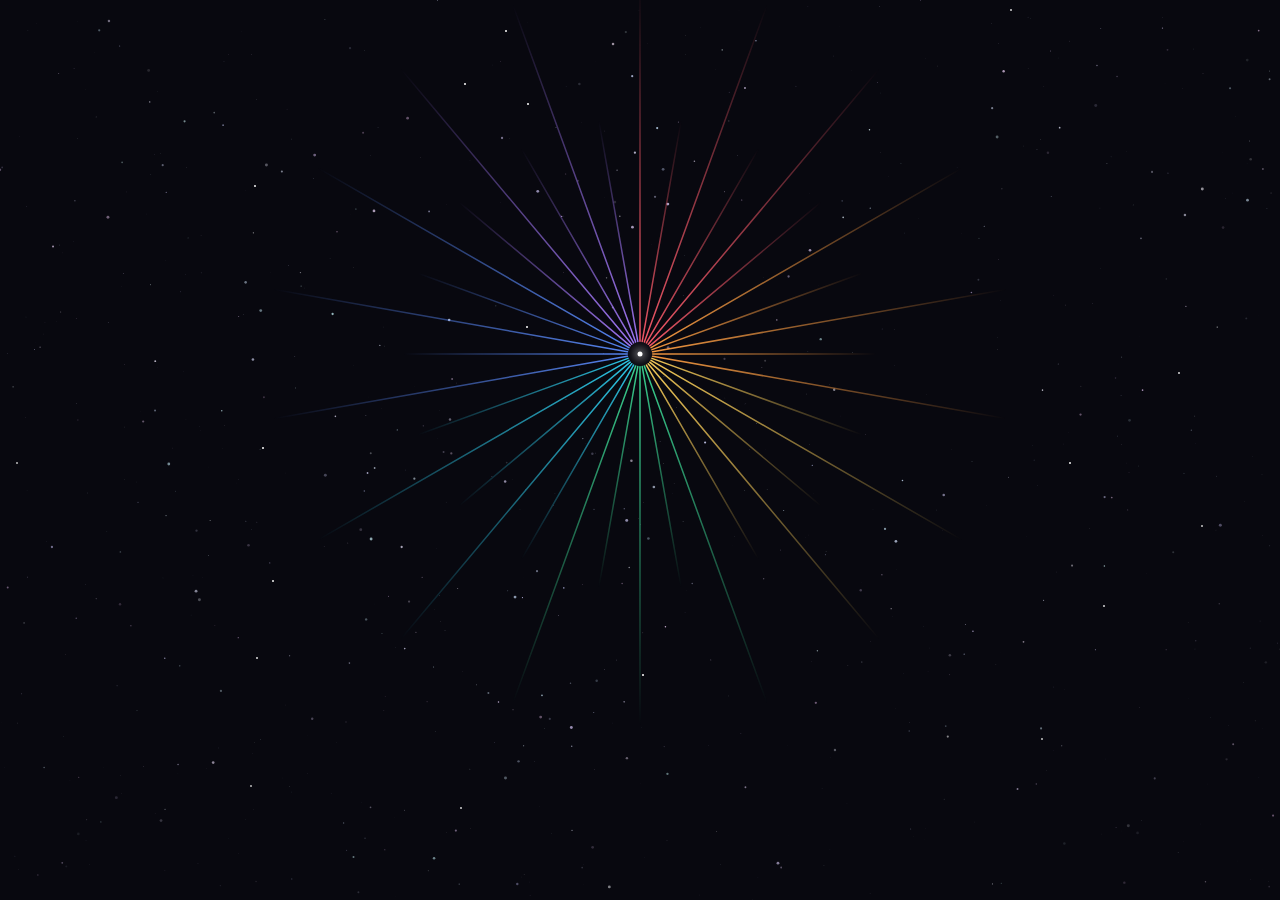
<file: index.html>
<!DOCTYPE html>
<html lang="ru">
<head>
<meta charset="UTF-8">
<meta name="viewport" content="width=device-width, initial-scale=1.0, viewport-fit=cover">
<title>СПЕКТР - кружки и расписание</title>
<meta name="description" content="СПЕКТР - кружки ресурсного центра в Иртышском поселении: расписание занятий, запись в кружки, дашборды клуба БПЛА "Взлёт", Агрокласса и ИИ-студии.">
<link rel="canonical" href="https://centrspektr.gitverse.site/spektr/">
<meta property="og:type" content="website">
<meta property="og:site_name" content="СПЕКТР">
<meta property="og:locale" content="ru_RU">
<meta property="og:url" content="https://centrspektr.gitverse.site/spektr/">
<meta property="og:title" content="СПЕКТР - кружки и расписание занятий">
<meta property="og:description" content="Расписание, запись в кружки, дроны, музыка, ИИ, ложкари, рисование и скульптура. Иртышское поселение.">
<meta property="og:image" content="https://centrspektr.gitverse.site/spektr/og.png">
<meta property="og:image:width" content="1200">
<meta property="og:image:height" content="630">
<meta property="og:image:alt" content="СПЕКТР - ресурсный центр">
<meta name="twitter:card" content="summary_large_image">
<meta name="theme-color" content="#0b0914">
<link rel="icon" type="image/png" href="favicon.png">
<link rel="apple-touch-icon" href="spektr-180.png">
<link rel="manifest" href="app.webmanifest">
<meta name="mobile-web-app-capable" content="yes">
<meta name="apple-mobile-web-app-capable" content="yes">
<meta name="apple-mobile-web-app-title" content="Спектр">
<link rel="preload" as="image" href="logo.webp">
<script src="perenos.js"></script>
<script>/* вход на сайт всегда в стиле Космос; дальше в этом визите стиль можно менять, клубы его подхватывают */
try{if(!sessionStorage.getItem('spectr_in')){sessionStorage.setItem('spectr_in','1');localStorage.setItem('spectr_skin','space')}}catch(e){}</script>
<script>/* строгий вид (mini.css, mini.js): включён, пока в меню не выбран "Прежний" */
try{if(localStorage.getItem('spk_view')!=='old')document.documentElement.classList.add('mn')}catch(e){document.documentElement.classList.add('mn')}
setTimeout(function(){document.documentElement.classList.add('mnready')},5000);/* запасной показ, если mini.js не загрузился */</script>
<script>window.FX_NO_G2=1;/* малую галактику фон не рисует */</script>
<script src="fx2.js"></script>
<link href="fonts.css" rel="stylesheet">
<style>
:root{--r1:#f43f5e;--r2:#fb923c;--r3:#facc15;--r4:#22c55e;--r5:#06b6d4;--r6:#6366f1;--r7:#a855f7;--c1:#7c3aed;--c2:#db2777;
 --bg:#f5f3fb;--bg2:#ebe8f5;--card:#ffffff;--line:#e2deef;--text:#17142a;--dim:#686580;--ok:#16a34a;--bad:#dc2626;--shadow:0 12px 34px rgba(30,20,60,.09);--hue:0deg;
 --rain:linear-gradient(90deg,var(--r1),var(--r2),var(--r3),var(--r4),var(--r5),var(--r6),var(--r7),var(--r1))}
:root[data-theme="dark"]{--bg:#0b0914;--bg2:#16122a;--card:#141029;--line:#272143;--text:#efecfb;--dim:#a39fc2;--shadow:0 12px 34px rgba(0,0,0,.45)}
*{box-sizing:border-box;margin:0;padding:0}
html{overflow-x:clip;scroll-behavior:smooth;-webkit-tap-highlight-color:transparent}
body{font-family:var(--fb);background:var(--bg);color:var(--text);line-height:1.5;overflow-x:hidden}
[hidden]{display:none !important}
img{display:block;max-width:100%}
a{color:inherit}
.wrap{max-width:1200px;margin:0 auto;padding:0 16px}
/* ---- фон, прогресс, курсор ---- */
.aur{position:fixed;inset:0;z-index:-1;overflow:hidden;filter:hue-rotate(var(--hue))}
.aur i{position:absolute;border-radius:50%;filter:blur(110px);opacity:.26;animation:fl 22s ease-in-out infinite}
.aur i:nth-child(1){width:520px;height:520px;background:var(--r7);top:-180px;left:-160px}
.aur i:nth-child(2){width:460px;height:460px;background:var(--r5);top:40%;right:-180px;animation-delay:-9s}
.aur i:nth-child(3){width:420px;height:420px;background:var(--r2);bottom:-200px;left:30%;animation-delay:-15s;opacity:.16}
@keyframes fl{50%{transform:translate(60px,40px) scale(1.1)}}
#prog{position:fixed;top:0;left:0;height:3px;width:100%;transform:scaleX(0);transform-origin:0 50%;z-index:300;background:var(--rain)}
.cur,.cur2{position:fixed;top:0;left:0;pointer-events:none;z-index:600;border-radius:50%;opacity:0;transition:opacity .3s}
.cur{width:8px;height:8px;margin:-4px 0 0 -4px;background:#fff;mix-blend-mode:difference}
.cur2{width:42px;height:42px;margin:-21px 0 0 -21px;border:1.5px solid color-mix(in srgb,var(--c1) 70%,transparent);transition:opacity .3s,width .3s,height .3s,margin .3s,background .3s}
.cur2.big{width:84px;height:84px;margin:-42px 0 0 -42px;background:color-mix(in srgb,var(--c1) 14%,transparent);border-color:transparent}
body.hascur .cur,body.hascur .cur2{opacity:1}
/* ---- прелоадер ---- */
#pre{position:fixed;inset:0;z-index:900;background:#0b0914;display:grid;place-items:center;overflow:hidden}
#pre .pl{width:min(46vw,260px);opacity:0;transform:scale(.8);filter:drop-shadow(0 0 40px rgba(168,85,247,.5))}
#pre .bars{position:absolute;inset:0;display:flex}
#pre .bars i{flex:1;height:100%;transform-origin:50% 0}
/* заставка-радуга при входе всегда в цветах Неона, в любом стиле */
#pre .bars i:nth-child(1){background:#f43f5e}#pre .bars i:nth-child(2){background:#fb923c}#pre .bars i:nth-child(3){background:#facc15}#pre .bars i:nth-child(4){background:#22c55e}#pre .bars i:nth-child(5){background:#06b6d4}#pre .bars i:nth-child(6){background:#6366f1}#pre .bars i:nth-child(7){background:#a855f7}
/* ---- шапка ---- */
header{position:fixed;top:0;left:0;right:0;z-index:200;transition:background .4s,backdrop-filter .4s,border-color .4s;border-bottom:1px solid transparent}
header.solid{backdrop-filter:blur(18px);background:color-mix(in srgb,var(--bg) 76%,transparent);border-color:var(--line)}
.top{display:flex;align-items:center;gap:14px;height:66px}
.brand{display:flex;align-items:center;gap:10px;text-decoration:none;user-select:none;-webkit-user-select:none;-webkit-touch-callout:none}
.brand img{height:34px;width:auto}
.brand .bt{display:flex;flex-direction:column;gap:4px;line-height:1}
.vis{display:flex;align-items:center;gap:4px;font:700 10px var(--fb);letter-spacing:.4px;color:var(--dim);white-space:nowrap;opacity:0;transform:translateY(-4px);transition:opacity .6s,transform .6s}
.vis.on{opacity:1;transform:none}
.vis.since{opacity:.85;transform:none;font-size:9px;letter-spacing:.6px;text-transform:uppercase}
.inl{transform:scaleX(-1)}
.shb .shico{width:20px;height:20px;flex:none;fill:none;stroke:#e9e4ff;stroke-width:2;stroke-linejoin:round;stroke-linecap:round}
.vis svg{width:12px;height:12px;fill:none;stroke:var(--c1);stroke-width:2.2;stroke-linecap:round;stroke-linejoin:round}
.vis i{font-style:normal;font-weight:800;color:var(--text);font-variant-numeric:tabular-nums}
header:not(.solid) .vis{color:rgba(255,255,255,.7)}header:not(.solid) .vis i{color:#fff}
html[data-skin="aqua"][data-theme="light"] header:not(.solid) .vis{color:#7a6f80}html[data-skin="aqua"][data-theme="light"] header:not(.solid) .vis i{color:#2c2535}
html[data-skin="pixel"] .vis{font:400 7px 'Press Start 2P',monospace}
@media (max-width:420px){.vis .vl{display:none}}
.brand b{font:900 18px var(--fh);letter-spacing:1px;background:var(--rain);background-size:300% 100%;-webkit-background-clip:text;background-clip:text;color:transparent;animation:sh 9s linear infinite}
header:not(.solid) .brand b{filter:brightness(1.25)}
@keyframes sh{to{background-position:-300% 0}}
nav.mn{margin-left:auto;display:flex;gap:2px}
nav.mn a{color:var(--dim);text-decoration:none;font-weight:700;font-size:14px;padding:8px 14px;border-radius:999px;transition:.25s}
header:not(.solid) nav.mn a{color:rgba(255,255,255,.78)}
nav.mn a:hover{color:#fff !important;background:linear-gradient(135deg,var(--c1),var(--c2))}
.tr{display:flex;gap:8px}
.ibtn{border:1px solid var(--line);background:var(--card);color:var(--text);border-radius:13px;height:42px;min-width:42px;padding:0 15px;cursor:pointer;font:700 14px var(--fb);display:inline-flex;align-items:center;justify-content:center;gap:7px;text-decoration:none;transition:border-color .2s,color .2s,background .2s,box-shadow .3s}
.ibtn:hover{border-color:var(--c1);color:var(--c1)}
header:not(.solid) .tr .ibtn{background:rgba(255,255,255,.1);border-color:rgba(255,255,255,.25);color:#fff}
.ibtn.pri{background:linear-gradient(135deg,var(--c1),var(--c2));color:#fff;border:none} .ibtn.pri:hover{color:#fff;box-shadow:0 10px 30px rgba(219,39,119,.45)}
.ibtn.gl{background:rgba(255,255,255,.1);color:#fff;border-color:rgba(255,255,255,.32);backdrop-filter:blur(10px)} .ibtn.gl:hover{background:rgba(255,255,255,.22);border-color:#fff;color:#fff}
.ibtn.lg{height:54px;padding:0 26px;font-size:15.5px;border-radius:16px}
.ibtn.sm{height:32px;font-size:13px;padding:0 11px;border-radius:10px} .ibtn:disabled{opacity:.6;cursor:default}
@media(max-width:820px){nav.mn{display:none}.tr{margin-left:auto}}
.hero{-webkit-touch-callout:none}
/* ---- hero ---- */
.hero{position:relative;min-height:100vh;min-height:100svh;display:flex;align-items:center;overflow:hidden;color:#fff;background:radial-gradient(120% 120% at 20% 0%,#2b0f63 0%,#0b0914 58%),#0b0914;isolation:isolate}
.hero canvas{position:absolute;inset:0;width:100%;height:100%;z-index:-1}
.hero .vig{position:absolute;inset:0;z-index:-1;background:radial-gradient(60% 50% at 70% 45%,transparent 0%,rgba(11,9,20,.55) 100%)}
.hin{position:relative;width:100%;display:grid;grid-template-columns:1.15fr .85fr;gap:30px;align-items:center;padding-top:80px;padding-bottom:70px}
.kick{display:inline-flex;align-items:center;gap:10px;font-size:12.5px;font-weight:800;letter-spacing:2px;text-transform:uppercase;color:rgba(255,255,255,.75)}
.kick i{width:34px;height:2px;background:var(--rain)}
h1.big{font:900 clamp(44px,8vw,112px)/.95 var(--fh);letter-spacing:-2px;white-space:nowrap;margin:14px 0 10px;background:var(--rain);background-size:300% 100%;-webkit-background-clip:text;background-clip:text;color:transparent;animation:sh 10s linear infinite;filter:drop-shadow(0 10px 40px rgba(168,85,247,.35))}
h1.big .ch{display:inline-block;background:inherit;background-size:inherit;-webkit-background-clip:text;background-clip:text}
.rot{font:700 clamp(20px,3.6vw,32px)/1.25 var(--fh)}
.rw{display:inline-block;color:var(--r3);min-width:2ch}
.lead{max-width:540px;color:rgba(255,255,255,.8);margin-top:14px;font-size:16.5px}
.cta{display:flex;gap:12px;flex-wrap:wrap;margin-top:28px}
.ibtn.pri.lg{box-shadow:0 10px 34px rgba(219,39,119,.5)}
.chips{display:flex;gap:8px;flex-wrap:wrap;margin-top:22px}
.chip{font-size:13px;font-weight:800;padding:7px 13px;border-radius:999px;background:rgba(255,255,255,.1);border:1px solid rgba(255,255,255,.22);backdrop-filter:blur(8px)}
.lw{position:relative;justify-self:center;width:min(100%,430px);aspect-ratio:1;display:grid;place-items:center}
.lw .ring{position:absolute;inset:0;border-radius:50%;background:conic-gradient(from 0deg,var(--r1),var(--r2),var(--r3),var(--r4),var(--r5),var(--r6),var(--r7),var(--r1));filter:blur(46px);opacity:.42;animation:spin 16s linear infinite}
.lw .disc{position:absolute;inset:9%;border-radius:50%;background:radial-gradient(circle at 50% 40%,rgba(255,255,255,.98),rgba(240,236,255,.92) 62%,rgba(220,210,255,.85));box-shadow:0 30px 80px rgba(0,0,0,.45),inset 0 -12px 40px rgba(124,58,237,.18)}
.lw .orb{position:absolute;inset:-3%;z-index:3;border-radius:50%;border:1.5px dashed rgba(255,255,255,.32);animation:spin 18s linear infinite;pointer-events:none}
.lw .orb::before,.lw .orb::after{content:"";position:absolute;width:14px;height:14px;margin-left:-7px;border-radius:50%;background:radial-gradient(circle at 35% 35%,#fff,var(--r3) 55%);top:-8px;left:50%;box-shadow:0 0 18px var(--r3),0 0 4px #fff;animation:orbp 2.4s ease-in-out infinite}
@keyframes orbp{50%{box-shadow:0 0 28px var(--r3),0 0 6px #fff}}
.lw .orb::after{background:radial-gradient(circle at 35% 35%,#fff,var(--r5) 55%);box-shadow:0 0 18px var(--r5),0 0 4px #fff;top:auto;bottom:-8px;width:11px;height:11px;margin-left:-5.5px;animation-delay:-1.2s}
.lw img{position:relative;z-index:2;width:64%;filter:drop-shadow(0 10px 18px rgba(60,20,120,.25))}
@keyframes spin{to{transform:rotate(360deg)}}
/* небо героя: метеоры, астероиды, спутник с сигнальной лампой */
.sky{position:absolute;inset:0;overflow:hidden;pointer-events:none}
.sky>*{position:absolute;left:0;top:0;will-change:transform,opacity}
.sky .met{height:2px;border-radius:2px;background:linear-gradient(90deg,transparent,rgba(170,195,255,.25) 45%,rgba(220,232,255,.9));transform-origin:100% 50%}
.sky .met::after{content:"";position:absolute;right:-3px;top:50%;width:5px;height:5px;margin-top:-2.5px;border-radius:50%;background:#fff;box-shadow:0 0 8px 3px rgba(200,215,255,.85),0 0 22px 6px rgba(140,170,255,.35)}
.sky .met.com{height:3px;background:linear-gradient(90deg,transparent,rgba(120,150,255,.14) 25%,rgba(190,140,255,.4) 60%,rgba(255,235,250,.95))}
.sky .met.com::after{width:8px;height:8px;margin-top:-4px;right:-4px;box-shadow:0 0 12px 4px rgba(255,235,250,.8),0 0 30px 10px rgba(150,170,255,.4)}
html[data-skin="pixel"] .sky svg{shape-rendering:crispEdges}
.scr{position:absolute;left:50%;bottom:22px;transform:translateX(-50%);display:flex;flex-direction:column;align-items:center;gap:6px;font-size:11px;font-weight:800;letter-spacing:2px;color:rgba(255,255,255,.6);text-decoration:none}
.scr i{width:24px;height:38px;border:2px solid rgba(255,255,255,.45);border-radius:14px;position:relative} .scr i::after{content:"";position:absolute;left:50%;top:7px;width:4px;height:8px;margin-left:-2px;border-radius:2px;background:#fff;animation:wheel 1.8s infinite}
@keyframes wheel{60%{transform:translateY(12px);opacity:0}100%{opacity:0}}
@media(max-width:860px){h1.big{font-size:min(14.5vw,96px)}.hin{grid-template-columns:1fr;text-align:left;padding-top:96px}.lw{width:min(54vw,250px);order:-1;justify-self:start}.scr{display:none}}
/* ---- бегущая строка ---- */
.mqw{position:relative;z-index:2;overflow:hidden;padding:70px 0;margin-top:-96px;margin-bottom:-46px}
.mq{position:relative;overflow:hidden;padding:18px 0;transform:rotate(-2deg);margin:0 -20px;background:var(--rain);background-size:200% 100%;box-shadow:0 14px 40px rgba(124,58,237,.3);z-index:2}
.mq .tk{display:flex;width:max-content;will-change:transform}
.mq{cursor:grab;touch-action:pan-y;-webkit-user-select:none;user-select:none}.mq.hold{cursor:grabbing}
.lw{touch-action:none;cursor:grab;-webkit-user-select:none;user-select:none}.lw.hold{cursor:grabbing}.lw img{pointer-events:none;-webkit-user-drag:none}
.lw .disc{transition:scale .35s cubic-bezier(.2,.9,.3,1.4)}.lw.hold .disc{scale:.95}
.lw .dr,.lw .lwh{position:absolute;inset:-3%;width:106%;height:106%;pointer-events:none;overflow:visible}
.lw .dr{z-index:1;animation:spin 70s linear infinite}
.lw .dr text{font:700 4.1px var(--fb);letter-spacing:.2px;fill:var(--hd)}
.lw .lwh{z-index:4}
.lw{--hc:#c8ffd9;--hs:#00ff66;--hd:#6dff9e;--tk:rgba(40,30,80,.55)}
html[data-skin="neon"] .lw{--hc:#fff;--hs:#ff4fd8;--hd:#ffb8f0}
html[data-skin="aqua"] .lw{--hc:#fff;--hs:#e0679a;--hd:#f9b4d0}
html[data-skin="pixel"] .lw{--hc:#fff;--hs:#7dff6a;--hd:#ffd84a}
.lwh .tk line{stroke:var(--tk);stroke-width:.5;stroke-linecap:round}
.lwh .hg{transform-origin:50px 50px;will-change:transform}
.lwh .hg .u{stroke:rgba(10,6,30,.6);stroke-linecap:round}
.lwh .hg .m{stroke:var(--hc);stroke-linecap:round}
.lwh .h1{stroke-width:.85}.lwh .h2{stroke-width:.6}.lwh .h3{stroke:var(--hs);stroke-width:.38}
.lwh .hg:nth-of-type(2) .u{stroke-width:1.5}.lwh .hg:nth-of-type(3) .u{stroke-width:1.2}.lwh .hg:nth-of-type(4) .u{stroke-width:.95}
.lwh .cap{fill:var(--hs);stroke:rgba(10,6,30,.6);stroke-width:.5}
.tked{position:absolute;right:16px;bottom:2px;z-index:3}
.mqw.tkoff{display:none} body.editing .mqw.tkoff{display:block;opacity:.35}
.tkhd{position:absolute;left:16px;bottom:2px;z-index:3}

.mq span{font:900 clamp(18px,3vw,28px) var(--fh);color:#fff;white-space:nowrap;padding:0 22px;text-shadow:0 2px 12px rgba(0,0,0,.25)}
.mq span::after{content:"✦";margin-left:44px;opacity:.85}
@keyframes mq{to{transform:translateX(-50%)}}
/* ---- секции ---- */
section.blk{padding-top:84px}
.sh2{display:flex;align-items:flex-end;gap:14px;flex-wrap:wrap;margin-bottom:22px}
.sh2 .num{font:900 15px var(--fh);color:transparent;-webkit-text-stroke:1.2px var(--c1);opacity:.8}
h2.sec{font:900 clamp(28px,5vw,52px)/1 var(--fh);letter-spacing:-1px;scroll-margin-top:90px}
h2.sec em{font-style:normal;background:var(--rain);background-size:300% 100%;-webkit-background-clip:text;background-clip:text;color:transparent;animation:sh 10s linear infinite}
.sh2 p{color:var(--dim);max-width:420px;font-size:15px}
.sh2 .add{margin-left:auto}
/* ---- дашборды ---- */
.dash{display:grid;grid-template-columns:repeat(12,1fr);gap:18px}
.dc{position:relative;grid-column:span 6;min-height:420px;border-radius:30px;overflow:hidden;color:#fff;text-decoration:none;display:flex;flex-direction:column;justify-content:flex-end;padding:28px;background:#111;cursor:pointer;isolation:isolate;box-shadow:0 20px 50px rgba(20,10,50,.28);transform-style:preserve-3d}
.dc:nth-child(3),.dc:nth-child(4){grid-column:span 6;min-height:340px}
@media(max-width:860px){.dc,.dc:nth-child(3),.dc:nth-child(4){grid-column:span 12;min-height:360px}}
.dc .ph{position:absolute;inset:-12% 0;z-index:-2;will-change:transform}
.dc .ph img,.dc .ph canvas{width:100%;height:100%;object-fit:cover;transition:transform 1.2s cubic-bezier(.2,.8,.2,1)}
.dc:hover .ph img{transform:scale(1.08)}
.dc::before{content:"";position:absolute;inset:0;z-index:-1;background:linear-gradient(180deg,rgba(0,0,0,0) 30%,rgba(5,3,15,.88) 100%)}
.dc::after{content:"";position:absolute;inset:0;z-index:-1;background:linear-gradient(115deg,transparent 30%,rgba(255,255,255,.22) 48%,transparent 62%);transform:translateX(-120%);transition:transform 1s}
.dc:hover::after{transform:translateX(120%)}
.dc .lbl{position:absolute;top:22px;left:22px;display:flex;gap:8px}
.dc .lbl span{font-size:11.5px;font-weight:800;letter-spacing:1px;text-transform:uppercase;padding:6px 12px;border-radius:99px;background:rgba(255,255,255,.14);border:1px solid rgba(255,255,255,.25);backdrop-filter:blur(10px)}
.dc .lbl .bt{background:rgba(250,204,21,.18);border-color:rgba(250,204,21,.55);color:#fde68a}
.sh2 .beta{display:flex;flex-wrap:wrap;align-items:center;gap:8px 10px;margin-top:10px;font-size:13.5px;color:var(--dim);line-height:1.45}
.sh2 .beta i{font-style:normal;font-size:11px;font-weight:800;letter-spacing:1px;text-transform:uppercase;padding:4px 10px;border-radius:99px;background:rgba(250,204,21,.15);border:1px solid rgba(250,204,21,.5);color:#fde68a}
.dc .lbl .soon{background:var(--r3);color:#111;border-color:transparent}
.dc h3{font:900 clamp(28px,4vw,44px)/1.02 var(--fh);letter-spacing:-1px;text-shadow:0 6px 30px rgba(0,0,0,.4)}
.dc p{max-width:460px;opacity:.88;margin-top:8px;font-size:15px}
.dc .go{display:inline-flex;align-items:center;gap:10px;margin-top:18px;font-weight:800;padding:11px 18px;border-radius:14px;background:rgba(255,255,255,.14);border:1px solid rgba(255,255,255,.3);backdrop-filter:blur(10px);width:max-content;transition:gap .3s,background .3s,color .3s}
.dc .go b{display:inline-grid;place-items:center;width:26px;height:26px;border-radius:50%;background:#fff;color:#111;transition:transform .3s}
.dc:hover .go{background:#fff;color:#111;gap:16px} .dc:hover .go b{background:linear-gradient(135deg,var(--c1),var(--c2));color:#fff;transform:rotate(-45deg)}
.dc .glw{position:absolute;inset:0;z-index:-1;opacity:0;transition:opacity .3s;background:radial-gradient(380px circle at var(--mx,50%) var(--my,50%),rgba(255,255,255,.18),transparent 60%)}
.dc:hover .glw{opacity:1}
.dc.site{background:radial-gradient(120% 90% at 80% 0%,#4c1d95,#1a0b33 60%,#0b0914)} .dc.site .ph{inset:0;display:flex;align-items:flex-start;justify-content:flex-end;padding:22px 26px}
.dc.site .ph::before{content:"";position:absolute;top:26px;right:26px;width:min(38%,190px);aspect-ratio:1.25;border-radius:28px;background:linear-gradient(160deg,#fff,#efeaff);box-shadow:0 20px 50px rgba(0,0,0,.45);transform:rotate(4deg)}
.dc.site .ph img{position:relative;width:min(32%,160px);height:auto;object-fit:contain;margin:30px 5% 0 0;transform:rotate(4deg)}
.dc.site:hover .ph img{transform:rotate(0) scale(1.06)}
.dc.site::before{background:linear-gradient(180deg,rgba(0,0,0,0) 45%,rgba(5,3,15,.7) 100%)}
/* переход "провалиться" */
#dive{position:fixed;z-index:800;overflow:hidden;pointer-events:none;display:none;background:#000}
#dive img,#dive canvas{position:absolute;inset:0;width:100%;height:100%;object-fit:cover}
#dive .fl{position:absolute;inset:0;background:#fff;opacity:0;pointer-events:none}
#dive .t{position:absolute;inset:0;display:grid;place-items:center;text-align:center;color:#fff;font:900 clamp(40px,10vw,120px)/1 var(--fh);text-shadow:0 10px 50px rgba(0,0,0,.6);background:radial-gradient(circle,rgba(0,0,0,.15),rgba(0,0,0,.55))}
#soon{position:fixed;inset:0;z-index:850;display:none;place-items:center;padding:16px;background:rgba(5,3,15,.75);backdrop-filter:blur(8px)}
#soon .sc{max-width:520px;background:var(--card);border-radius:28px;overflow:hidden;box-shadow:0 30px 80px rgba(0,0,0,.5)}
#soon .sc img{height:220px;width:100%;object-fit:cover} #soon .sc div{padding:22px}
#soon h3{font:900 24px var(--fh);margin-bottom:8px} #soon ul{margin:10px 0 16px 18px;color:var(--dim)}
/* ---- сегодня ---- */
.today{display:grid;grid-template-columns:1.4fr 1fr;gap:16px} @media(max-width:820px){.today{grid-template-columns:1fr}}
.card{background:var(--card);border:1px solid var(--line);border-radius:24px;box-shadow:var(--shadow);padding:20px}
.card h3{font:700 17px var(--fh);margin-bottom:10px}
.lrow{display:flex;gap:12px;align-items:center;padding:11px 0;border-bottom:1px dashed var(--line);flex-wrap:wrap;cursor:pointer} .lrow:last-child{border-bottom:none}
.lrow .tm{font:800 14px var(--fb);min-width:104px} .lrow .dt{width:11px;height:11px;border-radius:50%;flex-shrink:0;box-shadow:0 0 10px currentColor}
.lrow .nm{flex:1;min-width:150px} .lrow .nm small{display:block;color:var(--dim)}
.lrow.past{opacity:.42} .lrow.on{background:color-mix(in srgb,var(--ok) 10%,transparent);border-radius:16px;padding:11px;border-bottom:none}
.bar{height:6px;border-radius:9px;background:var(--bg2);overflow:hidden;width:100%} .bar i{display:block;height:100%;background:linear-gradient(90deg,var(--r4),var(--r5))}
.tag{font-size:11px;font-weight:800;color:#fff;background:var(--ok);border-radius:99px;padding:2px 9px}
.nxt{display:flex;flex-direction:column;justify-content:center;align-items:center;text-align:center;gap:6px;min-height:170px;position:relative;overflow:hidden}
.nxt .big{font:900 40px var(--fh);background:linear-gradient(90deg,var(--c1),var(--c2));-webkit-background-clip:text;background-clip:text;color:transparent}
.nxt::before{content:"";position:absolute;width:240px;height:240px;border-radius:50%;background:conic-gradient(var(--r1),var(--r3),var(--r5),var(--r7),var(--r1));filter:blur(60px);opacity:.18;animation:spin 12s linear infinite}
.empty{color:var(--dim);font-size:14px}
.tent{color:#d97706;font-size:12px;font-weight:700}
/* ---- неделя ---- */
.days{position:relative;display:flex;gap:4px;overflow-x:auto;padding:5px;background:var(--card);border:1px solid var(--line);border-radius:20px;margin-bottom:16px;scrollbar-width:none}
.days button{position:relative;z-index:1;flex:1;min-width:60px;border:none;background:none;color:var(--dim);font:800 14px var(--fb);padding:12px 8px;border-radius:15px;cursor:pointer;transition:color .3s}
.days button.on{color:#fff} .days button small{display:block;font:600 10.5px var(--fb);opacity:.85}
.days button.td::after{content:"";position:absolute;top:7px;right:9px;width:6px;height:6px;border-radius:50%;background:var(--r3)}
.dind{position:absolute;z-index:0;top:5px;bottom:5px;border-radius:15px;background:linear-gradient(135deg,var(--c1),var(--c2));box-shadow:0 6px 20px rgba(124,58,237,.4);transition:left .5s cubic-bezier(.5,1.5,.5,1),width .5s cubic-bezier(.5,1.5,.5,1)}
.tl{position:relative;padding-left:28px;min-height:90px} .tl::before{content:"";position:absolute;left:9px;top:8px;bottom:8px;width:3px;border-radius:3px;background:linear-gradient(var(--r1),var(--r3),var(--r4),var(--r5),var(--r7))}
.ev{position:relative;display:flex;gap:14px;align-items:center;margin-bottom:12px;padding:15px 17px;border-radius:22px;background:var(--card);border:1px solid var(--line);box-shadow:var(--shadow);cursor:pointer;transition:transform .3s,border-color .3s}
.ev::after{content:"";position:absolute;left:-26px;top:50%;width:14px;height:14px;margin-top:-7px;border-radius:50%;background:var(--ec);border:3px solid var(--bg);box-shadow:0 0 14px var(--ec)}
.ev:hover{transform:translateX(8px);border-color:var(--ec)}
.ev .t{font:800 15px var(--fb);min-width:104px} .ev .t small{display:block;font-weight:600;color:var(--dim);font-size:12px}
.ev .i{width:48px;height:48px;border-radius:15px;display:grid;place-items:center;font-size:24px;background:var(--ec);flex-shrink:0;box-shadow:0 8px 20px color-mix(in srgb,var(--ec) 45%,transparent)}
.ev .b{flex:1;min-width:0} .ev .b b{display:block} .ev .b small{color:var(--dim)}
@media(max-width:560px){.ev{flex-wrap:wrap}.ev .t{min-width:100%;display:flex;gap:8px;align-items:baseline}}
/* ---- кружки ---- */
.groups{display:grid;grid-template-columns:repeat(auto-fill,minmax(260px,1fr));gap:18px}
.grp{position:relative;border-radius:26px;overflow:hidden;background:var(--card);border:1px solid var(--line);box-shadow:var(--shadow);display:flex;flex-direction:column;transition:box-shadow .3s;transform-style:preserve-3d;cursor:pointer}
.grp:hover{box-shadow:0 24px 50px rgba(30,20,60,.22)}
.grp .cov{height:130px;position:relative;color:#fff;padding:16px;display:flex;align-items:flex-end;overflow:hidden}
.grp .cov::before{content:"";position:absolute;inset:-40%;background:radial-gradient(circle at 80% 10%,rgba(255,255,255,.45),transparent 55%);animation:fl 9s ease-in-out infinite}
.grp .cov .e{position:absolute;right:-6px;top:-12px;font-size:96px;opacity:.4;transform:rotate(-10deg);transition:transform .6s cubic-bezier(.3,1.6,.5,1)} .grp:hover .cov .e{transform:rotate(10deg) scale(1.2)}
.grp .cov h3{font:700 17px var(--fh);line-height:1.25;position:relative;padding-right:52px}
.grp .bd{padding:16px;display:flex;flex-direction:column;gap:7px;flex:1;font-size:14px}
.grp .meta{color:var(--dim);font-size:13px}
.tms{display:flex;gap:6px;flex-wrap:wrap} .tms span{font-size:12px;font-weight:800;background:var(--bg2);border-radius:9px;padding:4px 9px}
.grp .acts{display:flex;gap:6px;margin-top:auto;padding-top:6px;flex-wrap:wrap}
.glw2{position:absolute;inset:0;pointer-events:none;opacity:0;transition:opacity .3s;background:radial-gradient(260px circle at var(--mx,50%) var(--my,50%),color-mix(in srgb,var(--gc) 26%,transparent),transparent 70%)} .grp:hover .glw2{opacity:1}
/* ---- события, ссылки ---- */
.evs{display:grid;grid-template-columns:1fr 1fr;gap:16px} @media(max-width:760px){.evs{grid-template-columns:1fr}}
.it{display:flex;gap:13px;align-items:center;padding:11px 0;border-bottom:1px dashed var(--line)} .it:last-child{border-bottom:none}
.it .dd{width:56px;height:56px;border-radius:16px;display:grid;place-items:center;text-align:center;color:#fff;background:linear-gradient(135deg,var(--c1),var(--c2));flex-shrink:0;line-height:1.05} .it .dd b{font-size:19px} .it .dd small{font-size:11px;display:block}
.it .tx{flex:1} .it small.p{color:var(--dim)}
.links{display:grid;grid-template-columns:repeat(auto-fill,minmax(250px,1fr));gap:14px}
.lnk{display:flex;gap:13px;align-items:center;padding:16px 18px;border-radius:20px;background:var(--card);border:1px solid var(--line);box-shadow:var(--shadow);text-decoration:none;transition:transform .3s,border-color .3s}
.lnk:hover{border-color:var(--c1);transform:translateY(-4px)} .lnk .ic{width:44px;height:44px;border-radius:13px;display:grid;place-items:center;font-size:19px;background:linear-gradient(135deg,var(--c1),var(--c2));color:#fff;flex-shrink:0;transition:transform .5s} .lnk:hover .ic{transform:rotate(360deg)}
.lnk small{display:block;color:var(--dim)}
footer{margin-top:90px;padding:46px 0 50px;border-top:1px solid var(--line);text-align:center;color:var(--dim);font-size:13px}
footer img{height:70px;margin:0 auto 12px}
footer .fdev{max-width:560px;margin:0 auto 18px;padding:0 16px;font:700 17px/1.45 var(--fh);color:var(--text);display:flex;gap:8px;justify-content:center;align-items:flex-start}
footer .fdev .ibtn{flex:none}
footer .fsup{margin:0 auto 18px;height:46px;padding:0 22px;font-size:15px}
footer .fsm{font-size:13px}
footer .fauth{margin-top:14px;font-size:12px;opacity:.8}
footer .fterms{font:inherit;color:inherit;background:none;border:0;padding:0;cursor:pointer;text-decoration:underline;text-underline-offset:3px}
footer .fterms:hover{color:var(--c1)}
.terms p{font-size:14px;margin-top:8px}
.terms ul{margin:6px 0 0 20px;font-size:14px}
.terms li{margin-top:4px}
.terms .tcopy{margin-top:14px;font-size:13px;color:var(--dim)}
html[data-skin="pixel"] footer .fdev{font-size:11px;line-height:1.8}
footer .fl a{padding:8px 14px;border-radius:12px;border:1px solid var(--line);background:var(--card);color:var(--text);text-decoration:none;font-weight:700;font-size:13.5px}
footer .fl a:hover{border-color:var(--c1)}
.join{display:grid;grid-template-columns:repeat(var(--jn,4),1fr);gap:14px} @media(max-width:980px){.join{grid-template-columns:1fr 1fr}} @media(max-width:560px){.join{grid-template-columns:1fr}}
.join .stp{display:flex;gap:14px;align-items:flex-start;font-size:15px}
.join .stp b{flex-shrink:0;width:38px;height:38px;border-radius:12px;display:grid;place-items:center;color:#fff;font:800 17px var(--fh);background:linear-gradient(135deg,var(--c1),var(--c2))}
.wkfold{display:flex;width:100%;justify-content:space-between;align-items:center;gap:12px;padding:18px 20px;border-radius:20px;border:1px dashed var(--line);background:var(--card);color:var(--dim);font:600 15px var(--fb);cursor:pointer} .wkfold b{color:var(--c1);white-space:nowrap} #wkBody{margin-top:12px}
.jbtn{display:flex;flex-wrap:wrap;gap:10px;margin-top:16px}
body:not(.editing) .off{display:none !important}
.lnk.hid{opacity:.5;outline:2px dashed var(--line)} .lnk.nolink{cursor:default} .lnk.nolink:hover{transform:none;border-color:var(--line)} .lnk.nolink .ic{background:var(--line);color:var(--text)}
/* ---- редактирование ---- */
.ed{display:none} body.editing .ed{display:inline-flex}
.ebtn{border:none;background:var(--bg2);color:var(--dim);border-radius:9px;padding:4px 9px;cursor:pointer;font:700 12px var(--fb)} .ebtn:hover{color:var(--c1)}
.modal{position:fixed;inset:0;background:rgba(10,5,25,.62);backdrop-filter:blur(6px);display:none;align-items:center;justify-content:center;padding:16px;z-index:700} .modal.on{display:flex}
.mcard{background:var(--card);border-radius:26px;width:100%;max-width:580px;max-height:92vh;overflow:auto;padding:24px;animation:pop .4s cubic-bezier(.2,.8,.2,1)}
@keyframes pop{from{transform:scale(.9) translateY(24px);opacity:0}}
.mcard h3{font:700 19px var(--fh);margin-bottom:10px}
.mcard label{display:block;font-weight:700;font-size:13px;margin-top:11px}
.mcard input:not([type=checkbox]),.mcard textarea,.mcard select{display:block;width:100%;margin-top:4px;font:600 15px var(--fb);padding:10px 12px;border-radius:12px;border:1px solid var(--line);background:var(--bg);color:var(--text)}
.mcard textarea{min-height:80px;resize:vertical}
.mbar{display:flex;gap:8px;justify-content:flex-end;margin-top:18px;flex-wrap:wrap} .mbar .del{margin-right:auto;color:var(--bad)}
.row2{display:grid;grid-template-columns:1fr 1fr;gap:10px}
/* ---- ученики и заявки ---- */
.mcard.wide{max-width:780px}
.stc{display:inline-grid;place-items:center;min-width:20px;height:20px;padding:0 6px;border-radius:99px;background:var(--bad,#ef4444);color:#fff;font:800 11.5px var(--fb);margin-left:2px}
#stp h4{font:700 15px var(--fh);margin:18px 0 8px;display:flex;align-items:center;gap:8px}
.stchips{display:flex;gap:6px;flex-wrap:wrap}
.strow{display:grid;grid-template-columns:auto 1fr auto;gap:10px;align-items:center;padding:10px 12px;border:1px solid var(--line);border-radius:14px;margin-bottom:6px;background:var(--bg);animation:pop .35s cubic-bezier(.2,.8,.2,1) both}
.strow .nm b{display:block;font-size:14.5px} .strow small{color:var(--dim);font-size:12.5px}
.strow .acts{display:flex;gap:6px;flex-wrap:wrap;justify-content:flex-end} .strow.hid{opacity:.55}
.strow input[type=checkbox]{width:18px;height:18px;margin:0;accent-color:var(--c1)}
.stcode{font:800 12.5px ui-monospace,Consolas,monospace;letter-spacing:.1em;background:var(--bg2);color:var(--text);padding:1px 6px;border-radius:6px;user-select:all}
.sttool{display:flex;gap:10px;align-items:center;justify-content:space-between;flex-wrap:wrap;margin-bottom:8px;font-size:13.5px;font-weight:700}
.sttool label{display:flex;gap:6px;align-items:center;margin:0}
.stpts{border:2px solid var(--c1);border-radius:16px;padding:12px 14px;margin:12px 0;background:var(--bg)}
.stnone{color:var(--dim);font-size:14px}
.bgrow .bgt{display:block;margin:3px 0;font-size:14px;white-space:pre-wrap;overflow-wrap:anywhere}
#bgBtn{position:relative}
.stdet{margin-top:14px} .stdet summary{cursor:pointer;font-weight:700;font-size:14px;margin-bottom:8px}
.sttask{font-size:13.5px;padding:6px 0;border-bottom:1px dashed var(--line)} .sttask small{color:var(--dim)}
.stlinks{margin-top:16px;font-size:12.5px;color:var(--dim);word-break:break-all}
@media (max-width:520px){header .tr{gap:4px} header .tr .ibtn{min-width:36px;height:38px;padding:0 8px;border-radius:11px}}
@media (max-width:600px){.strow{grid-template-columns:auto 1fr}.strow .acts{grid-column:1/-1;justify-content:flex-start}}
#toast{position:fixed;left:50%;bottom:24px;transform:translate(-50%,30px);opacity:0;background:var(--text);color:var(--bg);padding:11px 19px;border-radius:13px;font-weight:700;transition:.3s;z-index:950;pointer-events:none} #toast.on{opacity:1;transform:translate(-50%,0)}
.tdr.on .shb .shico{animation:nudgeR 1.8s ease-in-out infinite}
.tdr.on .shb .inl{animation:nudgeL 1.8s ease-in-out infinite}
@keyframes nudgeR{50%{translate:4px 0}}@keyframes nudgeL{50%{translate:-4px 0}}
.ibtn:active,.chip:active{transform:scale(.95)}
.ibtn.pri{position:relative;overflow:hidden}
.ibtn.pri::before{content:"";position:absolute;top:0;bottom:0;left:0;width:40%;background:linear-gradient(100deg,transparent,rgba(255,255,255,.35),transparent);transform:translateX(-120%) skewX(-18deg);animation:shim 4.5s ease-in-out infinite;pointer-events:none}
@keyframes shim{0%,60%{transform:translateX(-120%) skewX(-18deg)}100%{transform:translateX(330%) skewX(-18deg)}}
html.lite .ibtn.pri::before{animation:none;display:none}
@media (prefers-reduced-motion: reduce){*{animation:none !important;transition:none !important}#pre{display:none}}

/* ===== СТИЛИ: неон (база), космос, акварель, пиксель ===== */
:root{--fh:Unbounded,Manrope,sans-serif;--fb:Manrope,'Segoe UI',system-ui,sans-serif;--hero-fg:#fff;--hero-dim:rgba(255,255,255,.8)}
/* ---------- КОСМОС ---------- */
html[data-skin="space"]{--c1:#6366f1;--c2:#06b6d4;--r1:#c084fc;--r2:#a78bfa;--r3:#93c5fd;--r4:#67e8f9;--r5:#22d3ee;--r6:#818cf8;--r7:#f0abfc;
 --rain:linear-gradient(90deg,#c4b5fd,#93c5fd,#67e8f9,#f0abfc,#c4b5fd)}
html[data-skin="space"][data-theme="dark"]{--bg:#060918;--bg2:#10163a;--card:#0c1230;--line:#1d2654;--text:#e8ecff;--dim:#9aa3cf}
html[data-skin="space"][data-theme="light"]{--bg:#eef1ff;--bg2:#e0e6ff;--card:#fff;--line:#d6ddf7;--text:#141a3a;--dim:#5d6690}
html[data-skin="space"] .hero{background:radial-gradient(90% 80% at 75% 30%,#1b2a6b 0%,#0a1033 45%,#03050f 100%)}
html[data-skin="space"] .lw .ring{background:radial-gradient(circle,rgba(99,102,241,.7),rgba(6,182,212,.35) 55%,transparent 72%)}
html[data-skin="space"] .lw .orb{border:1.5px solid rgba(147,197,253,.35)}
html[data-skin="space"] .lw .disc{background:radial-gradient(circle at 35% 30%,#fff,#e9ecff 55%,#b8c2ff);box-shadow:0 0 0 10px rgba(99,102,241,.12),0 0 90px rgba(99,102,241,.6),inset -18px -22px 50px rgba(60,70,180,.25)}
html[data-skin="space"] .mq{background:linear-gradient(90deg,#1e1b4b,#312e81,#0e7490,#312e81,#1e1b4b);background-size:200% 100%}
/* ---------- АКВАРЕЛЬ ---------- */
html[data-skin="aqua"]{--fh:Comfortaa,Nunito,sans-serif;--fb:Nunito,'Segoe UI',system-ui,sans-serif;--c1:#e0679a;--c2:#8b7cf6;
 --r1:#f9a8b8;--r2:#fdba8c;--r3:#fcd97d;--r4:#9be3b0;--r5:#8dd8ee;--r6:#a9b4fb;--r7:#e6a8f5;
 --rain:linear-gradient(90deg,#f472b6,#fb923c,#eab308,#22c55e,#06b6d4,#8b5cf6,#f472b6)}
html[data-skin="aqua"][data-theme="light"]{--bg:#fbf7f0;--bg2:#f3ece0;--card:#fffdf9;--line:#ecdfcc;--text:#2c2535;--dim:#7a6f80;--shadow:0 14px 34px rgba(150,110,80,.12);--hero-fg:#2c2535;--hero-dim:#5c5265}
html[data-skin="aqua"][data-theme="dark"]{--bg:#1c1236;--bg2:#2a1c4a;--card:rgba(40,26,70,.78);--line:#4a3570;--text:#fbf5ff;--dim:#cbbde0}
html[data-skin="aqua"] .hero{background:#fbf7f0}
html[data-skin="aqua"][data-theme="dark"] .hero{background:radial-gradient(60% 55% at 15% 25%,rgba(255,79,154,.35),transparent 70%),radial-gradient(55% 50% at 85% 30%,rgba(41,198,245,.32),transparent 70%),radial-gradient(60% 55% at 60% 95%,rgba(255,210,63,.25),transparent 70%),#211541}
html[data-skin="aqua"] .hero .vig{background:radial-gradient(70% 60% at 30% 50%,rgba(251,247,240,.55),transparent 70%)}
html[data-skin="aqua"][data-theme="dark"] .hero .vig{background:radial-gradient(70% 60% at 30% 50%,rgba(33,21,65,.45),transparent 70%)}
html[data-skin="aqua"] .hero{color:var(--hero-fg)}
html[data-skin="aqua"] .kick,html[data-skin="aqua"] .lead{color:var(--hero-dim)}
html[data-skin="aqua"][data-theme="light"] .chip{background:rgba(255,255,255,.7);border-color:#ecdfcc;color:#2c2535}
html[data-skin="aqua"][data-theme="light"] .ibtn.gl{background:rgba(255,255,255,.75);color:#2c2535;border-color:#e3d3bd}
html[data-skin="aqua"][data-theme="light"] header:not(.solid) nav.mn a{color:#5c5265}
html[data-skin="aqua"][data-theme="light"] header:not(.solid) .tr .ibtn{background:rgba(255,255,255,.75);border-color:#e3d3bd;color:#2c2535}
html[data-skin="aqua"][data-theme="light"] .scr{color:#7a6f80} html[data-skin="aqua"][data-theme="light"] .scr i{border-color:#b9a99a} html[data-skin="aqua"][data-theme="light"] .scr i::after{background:#7a6f80}
html[data-skin="aqua"] h1.big{letter-spacing:0;filter:none}
html[data-skin="aqua"] .rw{color:var(--c1)}
html[data-skin="aqua"] .lw .ring{background:radial-gradient(circle at 30% 30%,#f9a8b8,transparent 60%),radial-gradient(circle at 70% 70%,#8dd8ee,transparent 60%),radial-gradient(circle at 70% 25%,#fcd97d,transparent 55%);opacity:.75;animation-duration:30s}
html[data-skin="aqua"] .lw .orb{border:2px dotted rgba(224,103,154,.35)}
html[data-skin="aqua"] .lw .disc{background:#fffdf9;box-shadow:0 20px 50px rgba(150,110,80,.25)}
html[data-skin="aqua"] .mq{background:linear-gradient(90deg,#f9a8b8,#fdba8c,#fcd97d,#9be3b0,#8dd8ee,#a9b4fb,#e6a8f5,#f9a8b8);background-size:200% 100%}
html[data-skin="aqua"] .mq span{color:#3b2f45;text-shadow:none}
html[data-skin="aqua"] .card,html[data-skin="aqua"] .grp,html[data-skin="aqua"] .ev,html[data-skin="aqua"] .lnk{border-radius:30px}
/* ---------- ПИКСЕЛЬ ---------- */
html[data-skin="pixel"]{--fh:'Press Start 2P',monospace;--c1:#ff004d;--c2:#29adff;--r1:#ff004d;--r2:#ffa300;--r3:#ffec27;--r4:#00e436;--r5:#29adff;--r6:#83769c;--r7:#ff77a8;
 --rain:linear-gradient(90deg,#ff004d 0 14.3%,#ffa300 14.3% 28.6%,#ffec27 28.6% 42.9%,#00e436 42.9% 57.2%,#29adff 57.2% 71.5%,#83769c 71.5% 85.8%,#ff77a8 85.8% 100%)}
html[data-skin="pixel"][data-theme="light"]{--bg:#fff1e8;--bg2:#ffe3d1;--card:#fff;--line:#1d2b53;--text:#1d2b53;--dim:#5f574f;--shadow:5px 5px 0 #1d2b53}
html[data-skin="pixel"][data-theme="dark"]{--bg:#121a33;--bg2:#1d2b53;--card:#1a2444;--line:#000;--text:#fff1e8;--dim:#c2c3c7;--shadow:5px 5px 0 #000}
html[data-skin="pixel"] *{border-radius:0 !important}
html[data-skin="pixel"] body{background-image:linear-gradient(rgba(127,127,127,.07) 1px,transparent 1px),linear-gradient(90deg,rgba(127,127,127,.07) 1px,transparent 1px);background-size:16px 16px}
html[data-skin="pixel"] .aur{display:none}
html[data-skin="pixel"] .hero{background:#1d2b53}
html[data-skin="pixel"] .hero canvas{image-rendering:pixelated}
html[data-skin="pixel"] h1.big{font-size:clamp(28px,6.2vw,80px);letter-spacing:0;line-height:1.15;background:none;color:#fff1e8;-webkit-text-fill-color:#fff1e8;animation:none;filter:none;text-shadow:4px 4px 0 #ff004d,8px 8px 0 #29adff}
html[data-skin="pixel"] h1.big .ch{background:none;-webkit-text-fill-color:#fff1e8}
@media(max-width:860px){html[data-skin="pixel"] h1.big{font-size:11vw}}
html[data-skin="pixel"] .rot{font-size:clamp(13px,2.2vw,20px);line-height:1.7}
html[data-skin="pixel"] .rw{color:#ffec27}
html[data-skin="pixel"] h2.sec{font-size:clamp(17px,3.2vw,30px);line-height:1.4;letter-spacing:0}
html[data-skin="pixel"] h2.sec em{animation:none;background-size:100% 100%}
html[data-skin="pixel"] .brand b{font-size:13px;animation:none}
html[data-skin="pixel"] .card,html[data-skin="pixel"] .grp,html[data-skin="pixel"] .ev,html[data-skin="pixel"] .lnk,html[data-skin="pixel"] .days,html[data-skin="pixel"] .dc,html[data-skin="pixel"] .wd{border:3px solid var(--line);box-shadow:var(--shadow)}
html[data-skin="pixel"] .ibtn{border:3px solid var(--line);box-shadow:3px 3px 0 var(--line);transition:transform .1s,box-shadow .1s}
html[data-skin="pixel"] .ibtn:hover{transform:translate(-2px,-2px);box-shadow:5px 5px 0 var(--line)}
html[data-skin="pixel"] .ibtn:active{transform:translate(2px,2px);box-shadow:1px 1px 0 var(--line)}
html[data-skin="pixel"] .hero .ibtn{border-color:#000;box-shadow:4px 4px 0 #000}
html[data-skin="pixel"] .chip{border:2px solid #000;background:#000;color:#fff1e8}
html[data-skin="pixel"] .lw .ring{display:none}
html[data-skin="pixel"] .lw .orb{border:4px dashed #ffec27;animation-timing-function:steps(24)}
html[data-skin="pixel"] .lw .disc{background:#fff1e8;box-shadow:8px 8px 0 #000,inset 0 0 0 6px #000}
html[data-skin="pixel"] .lw img{image-rendering:auto}
html[data-skin="pixel"] .mq{background:var(--rain);border-top:4px solid #000;border-bottom:4px solid #000}
html[data-skin="pixel"] .mq span{font-size:clamp(12px,2vw,18px);text-shadow:3px 3px 0 #000}
html[data-skin="pixel"] .dc h3{font-size:clamp(16px,2.4vw,24px);line-height:1.4;letter-spacing:0;text-shadow:3px 3px 0 #000}
html[data-skin="pixel"] .grp .cov h3,html[data-skin="pixel"] .card h3,html[data-skin="pixel"] .now h3{font-size:12.5px;line-height:1.6}
html[data-skin="pixel"] .nxt .big,html[data-skin="pixel"] .next .big{font-size:24px}
html[data-skin="pixel"] .dind{box-shadow:none}
html[data-skin="pixel"] #prog{height:6px;background:var(--rain)}
/* ---------- переключатель стилей ---------- */
.skw{position:relative}
.skp{position:absolute;right:0;top:50px;z-index:400;width:250px;padding:10px;background:var(--card);color:var(--text);border:1px solid var(--line);border-radius:20px;box-shadow:0 24px 60px rgba(0,0,0,.35);display:none}
.skp.on{display:block;animation:skpop .35s cubic-bezier(.2,.9,.3,1.3)}
@keyframes skpop{from{opacity:0;transform:translateY(-10px) scale(.95)}}
.skp b{display:block;font:800 12px var(--fb);letter-spacing:1px;text-transform:uppercase;color:var(--dim);padding:4px 8px 8px}
.spd{display:flex;flex-direction:column;gap:4px;padding:4px 10px 8px;font:700 13px var(--fb);color:var(--text)} .spd input{width:100%;accent-color:var(--c1)}
.sko{display:flex;align-items:center;gap:12px;width:100%;padding:9px 10px;border:none;background:none;color:var(--text);border-radius:14px;cursor:pointer;font:700 14.5px var(--fb);text-align:left}
.sko:hover{background:var(--bg2)} .sko.on{background:color-mix(in srgb,var(--c1) 14%,transparent)}
.sko i{width:38px;height:38px;border-radius:11px;flex-shrink:0;box-shadow:inset 0 0 0 1px rgba(0,0,0,.08)}
.sko small{display:block;font-weight:500;font-size:12px;color:var(--dim)}
.sko[data-k="neon"] i{background:radial-gradient(circle at 30% 70%,#f43f5e,transparent 55%),radial-gradient(circle at 70% 30%,#06b6d4,transparent 55%),#1a0b3d}
.sko[data-k="space"] i{background:radial-gradient(circle at 65% 40%,#c7d2fe 0 18%,#6366f1 19% 26%,transparent 27%),radial-gradient(1px 1px at 20% 30%,#fff,transparent),radial-gradient(1px 1px at 30% 80%,#fff,transparent),radial-gradient(1.5px 1.5px at 80% 75%,#fff,transparent),#060918}
.sko[data-k="aqua"] i{background:radial-gradient(circle at 30% 35%,#f9a8b8,transparent 50%),radial-gradient(circle at 70% 65%,#8dd8ee,transparent 50%),radial-gradient(circle at 70% 25%,#fcd97d,transparent 45%),#fbf7f0}
.sko[data-k="pixel"] i{border-radius:0;background:linear-gradient(90deg,#ff004d 0 25%,#ffec27 25% 50%,#00e436 50% 75%,#29adff 75%);box-shadow:3px 3px 0 #000}
::view-transition-old(root),::view-transition-new(root){animation:none;mix-blend-mode:normal}
::view-transition-new(root){animation:skreveal .8s cubic-bezier(.7,0,.3,1)}
@keyframes skreveal{from{clip-path:circle(0 at var(--vx,90%) var(--vy,4%))}to{clip-path:circle(150% at var(--vx,90%) var(--vy,4%))}}

/* ---- расписание (страница занятий) ---- */
html[data-skin="aqua"] .hero .live,html[data-skin="aqua"] .hero h1:not(.big){color:var(--hero-fg)}
html[data-skin="aqua"][data-theme="light"] .stat{background:rgba(255,255,255,.75);border-color:#ecdfcc;color:#2c2535}
html[data-skin="aqua"] .hero h1 .w.g{filter:none}
html[data-skin="pixel"] .hero h1:not(.big){font-size:clamp(17px,3.4vw,40px);line-height:1.55;letter-spacing:0}
html[data-skin="pixel"] .hero h1 .w.g{background:none;-webkit-text-fill-color:#ffec27;color:#ffec27;filter:none;text-shadow:3px 3px 0 #ff004d}
html[data-skin="pixel"] .stat{border:2px solid #000;background:#000;color:#fff1e8}
html[data-skin="pixel"] .stat b{font-size:18px}
html[data-skin="pixel"] .logo{font-size:12px}
html[data-skin="pixel"] .ev .i,html[data-skin="pixel"] .grp .cov{border-bottom:3px solid var(--line)}
html[data-skin="pixel"] .oc{border:3px solid #000;box-shadow:6px 6px 0 #000}
html[data-skin="pixel"] .oc h3{font-size:16px;line-height:1.5}
html[data-skin="space"] .oc{box-shadow:0 14px 40px rgba(99,102,241,.35)}

/* ---- облегчённый режим для телефонов: без тяжёлых размытий, всё на transform/opacity ---- */
html.lite .aur{display:none}
html.lite body{background:radial-gradient(70% 40% at 0% 10%,color-mix(in srgb,var(--r7) 16%,transparent),transparent 70%),radial-gradient(60% 40% at 100% 60%,color-mix(in srgb,var(--r5) 14%,transparent),transparent 70%),var(--bg);background-attachment:scroll}
html.lite *{backdrop-filter:none !important;-webkit-backdrop-filter:none !important}
html.lite header.solid{background:color-mix(in srgb,var(--bg) 94%,transparent)}
html.lite .lw .ring{filter:none;opacity:.35;animation:none;background:radial-gradient(circle,transparent 52%,var(--r7) 58%,var(--r5) 64%,transparent 72%)}
html.lite .nxt::before,html.lite .grp .cov::before{animation:none}
html.lite .dc .ph{inset:0}
html.lite h1.big{filter:none}
html.lite h1.big,html.lite h1.big .ch,html.lite .brand b,html.lite h2.sec em,html.lite .mq{animation:none}
html.lite .orb{animation-duration:22s}
html.lite .chip,html.lite .dc .lbl span,html.lite .dc .go{background:rgba(20,12,40,.55)}
html.lite .dc .lbl .soon{background:var(--r3)}
*{scrollbar-width:thin;scrollbar-color:color-mix(in srgb,var(--c1) 70%,transparent) transparent}

/* ===== живой фон fx.js: один холст на всю страницу, объём карточек, живые кнопки ===== */
#bgfx{position:fixed;inset:0;width:100vw;height:100vh;z-index:-1;pointer-events:none}
html.fx .aur,html.fx .hero #spec{display:none}
html.fx .hero,html.fx[data-skin] .hero{background:transparent}
html.fx.lite body{background:var(--bg)}
/* над живым фоном размытие "стекла" пересчитывается каждый кадр - на ПК это главный тормоз, поэтому без него */
html.fx *{backdrop-filter:none!important;-webkit-backdrop-filter:none!important}
html.fx header.solid{background:color-mix(in srgb,var(--bg) 92%,transparent)}
html.fx .cur{mix-blend-mode:normal;box-shadow:0 0 0 1.5px rgba(0,0,0,.5)}
html.fx.lite header.solid{backdrop-filter:none;background:color-mix(in srgb,var(--bg) 94%,transparent)}html.fx.lite .ibtn.gl,html.fx.lite .chip{backdrop-filter:none}
html.fx .hero .vig{background:radial-gradient(70% 60% at 30% 50%,rgba(5,3,15,.45),transparent 75%)}
html.fx[data-skin="aqua"][data-theme="light"] .hero .vig{background:radial-gradient(70% 60% at 30% 50%,rgba(251,247,240,.7),transparent 75%)}
.fxr{position:absolute;border-radius:50%;background:currentColor;pointer-events:none;z-index:0;opacity:0}
html.fx .ibtn:not(#stBtn),html.fx .chip,html.fx .lnk,html.fx nav.mn a{overflow:hidden;position:relative}
/* объём: верхний блик, многослойная тень, подъём при наведении */
html.fx .card,html.fx .grp,html.fx .lnk,html.fx .ev,html.fx .days{box-shadow:var(--shadow),0 1px 0 rgba(255,255,255,.07) inset,0 -10px 24px -18px rgba(0,0,0,.35) inset}
html.fx[data-theme="dark"] .card,html.fx[data-theme="dark"] .grp,html.fx[data-theme="dark"] .lnk,html.fx[data-theme="dark"] .ev,html.fx[data-theme="dark"] .days{background:color-mix(in srgb,var(--card) 88%,transparent)}
html.fx:not(.lite)[data-theme="dark"] .card,html.fx:not(.lite)[data-theme="dark"] .lnk,html.fx:not(.lite)[data-theme="dark"] .ev,html.fx:not(.lite)[data-theme="dark"] .days{backdrop-filter:blur(10px)}
html.fx .ibtn{box-shadow:0 1px 0 rgba(255,255,255,.12) inset,0 6px 16px -8px rgba(0,0,0,.45)}
html.fx .ibtn.pri{box-shadow:0 1px 0 rgba(255,255,255,.35) inset,0 -3px 0 rgba(0,0,0,.18) inset,0 10px 26px -8px color-mix(in srgb,var(--c2) 70%,transparent)}
html.fx .ibtn:hover{translate:0 -2px}
html.fx .ibtn{transition:border-color .2s,color .2s,background .2s,box-shadow .2s,translate .25s cubic-bezier(.3,1.6,.5,1)}
html.fx[data-skin="space"] .card,html.fx[data-skin="space"] .grp,html.fx[data-skin="space"] .lnk,html.fx[data-skin="space"] .ev{border-color:color-mix(in srgb,#93c5fd 22%,var(--line))}
html.fx[data-skin="space"][data-theme="dark"] .grp:hover,html.fx[data-skin="space"][data-theme="dark"] .lnk:hover{box-shadow:0 0 0 1px #93c5fd55,0 20px 50px rgba(99,102,241,.35)}
html.fx[data-skin="neon"][data-theme="dark"] .grp:hover,html.fx[data-skin="neon"][data-theme="dark"] .lnk:hover{box-shadow:0 0 0 1px #f0abfc66,0 0 30px rgba(236,72,153,.35),0 20px 50px rgba(0,0,0,.5)}
html.fx[data-skin="aqua"] .card,html.fx[data-skin="aqua"] .grp,html.fx[data-skin="aqua"] .lnk,html.fx[data-skin="aqua"] .ev{box-shadow:0 2px 0 rgba(255,255,255,.6) inset,0 14px 30px -12px rgba(150,110,80,.3)}
html.fx[data-skin="pixel"] .ibtn{box-shadow:3px 3px 0 var(--line)}
html.fx[data-skin="pixel"] .ibtn:hover{translate:-2px -2px}
@media (prefers-reduced-motion: reduce){#bgfx{display:none}html.fx .hero{background:radial-gradient(120% 120% at 20% 0%,#2b0f63 0%,#0b0914 58%),#0b0914}}

/* ---- 16.10: сайт Спектра на космическом фоне ---- */
.spk{position:relative;display:grid;grid-template-columns:minmax(0,.9fr) minmax(0,1.1fr);align-items:center;gap:24px;min-height:380px;padding:34px 40px;border-radius:30px;overflow:hidden;isolation:isolate;color:#fff;text-decoration:none;background:radial-gradient(90% 120% at 22% 45%,#6d28d9 0%,#3b0f80 32%,#170a3a 62%,#07051a 100%);box-shadow:0 24px 60px rgba(46,16,101,.45)}
.spk .sk{position:absolute;inset:-60%;z-index:-1;pointer-events:none;background-image:radial-gradient(1.6px 1.6px at 20px 30px,#fff,transparent),radial-gradient(1px 1px at 120px 80px,#fff,transparent),radial-gradient(1.6px 1.6px at 200px 160px,#e9d5ff,transparent),radial-gradient(1px 1px at 60px 190px,#fff,transparent),radial-gradient(2px 2px at 160px 20px,#c4b5fd,transparent),radial-gradient(1.2px 1.2px at 230px 110px,#fff,transparent);background-size:250px 220px;animation:skd 70s linear infinite;opacity:.85}
.spk .s2{background-size:340px 300px;animation:skd2 110s linear infinite;opacity:.5}
.spk .s3{background-size:160px 150px;animation:sktw 3.2s ease-in-out infinite alternate;opacity:.3}
@keyframes skd{to{transform:translate3d(-250px,-220px,0)}}@keyframes skd2{to{transform:translate3d(340px,-300px,0)}}@keyframes sktw{to{opacity:.75}}
.spk .neb{position:absolute;inset:-25%;z-index:-1;pointer-events:none;background:radial-gradient(38% 32% at 72% 28%,rgba(236,72,153,.38),transparent 70%),radial-gradient(34% 40% at 30% 78%,rgba(56,189,248,.28),transparent 70%),radial-gradient(30% 30% at 55% 55%,rgba(250,204,21,.12),transparent 70%);animation:neb 26s ease-in-out infinite alternate}
@keyframes neb{to{transform:rotate(18deg) scale(1.12)}}
.spk .shoot{position:absolute;top:12%;left:-12%;width:150px;height:2px;border-radius:2px;background:linear-gradient(90deg,transparent,#fff);opacity:0;transform:rotate(16deg);animation:shoot 8s ease-in 1.5s infinite;pointer-events:none}
@keyframes shoot{0%{opacity:0;translate:0 0}3%{opacity:1}14%{opacity:0;translate:1100px 320px}100%{opacity:0;translate:1100px 320px}}
.spk .spl{position:relative;justify-self:center;width:min(270px,60vw);aspect-ratio:1;border-radius:50%;display:grid;place-items:center;background:radial-gradient(circle at 35% 28%,#fff,#f3edff 58%,#c4b5fd);box-shadow:0 0 0 10px rgba(167,139,250,.14),0 0 90px rgba(167,139,250,.6);animation:spfl 6s ease-in-out infinite;transition:scale .5s cubic-bezier(.3,1.6,.5,1)}
.spk .spl img{width:80%;height:auto;object-fit:contain;position:relative}
.spk .sorb{position:absolute;inset:-14%;border-radius:50%;border:1.5px dashed rgba(233,213,255,.5);animation:spin 30s linear infinite;pointer-events:none}
.spk .sorb::before,.spk .sorb::after{content:"";position:absolute;width:12px;height:12px;border-radius:50%;background:#f472b6;top:-6px;left:calc(50% - 6px);box-shadow:0 0 16px #f472b6}
.spk .sorb::after{background:#38bdf8;box-shadow:0 0 16px #38bdf8;top:auto;bottom:-6px}
@keyframes spfl{50%{translate:0 -10px}}
.spk:hover .spl,.spk:active .spl{scale:1.05}
.spk .stx{display:grid;gap:12px;justify-items:start}
.spk .lbl{display:flex;gap:6px;flex-wrap:wrap}.spk .lbl span{padding:5px 11px;border-radius:999px;background:rgba(255,255,255,.14);border:1px solid rgba(255,255,255,.22);font:600 12.5px var(--fb)}
.spk .stx>b{font:800 clamp(32px,5vw,56px)/1 var(--fh);letter-spacing:-.01em;background:linear-gradient(90deg,#fff,#e9d5ff 40%,#f9a8d4 70%,#fde68a);-webkit-background-clip:text;background-clip:text;color:transparent}
.spk .stx>small{font-size:16px;line-height:1.5;color:rgba(255,255,255,.82);max-width:46ch}
.spk .go{position:relative;overflow:hidden;isolation:isolate;display:inline-flex;gap:10px;align-items:center;padding:13px 24px;border-radius:999px;background:linear-gradient(110deg,#fff 0%,#f3e8ff 35%,#fce7f3 60%,#fff 100%);background-size:220% 100%;color:#3b0f80;font:800 16px var(--fb);letter-spacing:.02em;box-shadow:0 10px 30px rgba(0,0,0,.3),0 0 0 0 rgba(196,132,252,.55);animation:goBg 5s ease-in-out infinite,goGlow 2.6s ease-out infinite;transition:transform .3s cubic-bezier(.2,.8,.2,1)}
.spk .go .gsh{position:absolute;inset:0;z-index:-1;background:linear-gradient(105deg,transparent 35%,rgba(255,255,255,.95) 50%,transparent 65%);transform:translateX(-120%);animation:goSh 3.2s cubic-bezier(.4,0,.2,1) infinite}
.spk .go b{display:inline-grid;place-items:center;width:26px;height:26px;border-radius:50%;background:linear-gradient(135deg,#a855f7,#ec4899);color:#fff;animation:goAr 1.6s ease-in-out infinite;transition:transform .3s}
.spk:hover .go{transform:scale(1.06)}.spk:hover .go b{animation:none;transform:translateX(4px) rotate(-45deg)}
@keyframes goBg{50%{background-position:100% 0}}
@keyframes goGlow{0%{box-shadow:0 10px 30px rgba(0,0,0,.3),0 0 0 0 rgba(196,132,252,.55)}100%{box-shadow:0 10px 30px rgba(0,0,0,.3),0 0 0 16px rgba(196,132,252,0)}}
@keyframes goSh{0%,45%{transform:translateX(-120%)}75%,100%{transform:translateX(120%)}}
@keyframes goAr{0%,100%{transform:translateX(0)}50%{transform:translateX(5px)}}
html.lite .spk .go,html.lite .spk .go b,html.lite .spk .go .gsh{animation:none}
@media(max-width:760px){.spk{grid-template-columns:1fr;padding:26px 22px 24px;gap:18px;min-height:0}.spk .spl{width:min(200px,54vw)}.spk .stx{justify-items:center;text-align:center}.spk .lbl{justify-content:center}}
html.lite .spk .s2,html.lite .spk .neb{animation:none}
html[data-skin="pixel"] .spk{border-radius:0;border:3px solid var(--line)}
/* обучающие дашборды: три в ряд */
.dc,.dc:nth-child(3),.dc:nth-child(4){grid-column:span 4;min-height:420px}
@media(max-width:1100px){.dc,.dc:nth-child(3){grid-column:span 6;min-height:380px}.dc:nth-child(3){grid-column:span 12;min-height:320px}}
@media(max-width:860px){.dc,.dc:nth-child(3),.dc:nth-child(4){grid-column:span 12;min-height:340px}}
/* первый экран: только меняющиеся слова */
.rot{display:flex;align-items:center;gap:12px;flex-wrap:wrap;min-height:1.3em}.rw{color:var(--r3)}.rwed{font-size:13px}
/* обложки кружков: живые */
.grp .cov{height:150px}
.grp .cov h3{z-index:2}
.grp .cov .b1,.grp .cov .b2,.grp .cov .b3{position:absolute;border-radius:50%;background:rgba(255,255,255,.16);pointer-events:none;animation:gbub 8s ease-in-out infinite}
.grp .cov .b1{width:100px;height:100px;left:-26px;bottom:-40px}
.grp .cov .b2{width:44px;height:44px;left:48%;top:-14px;animation-duration:10s;animation-delay:-3s}
.grp .cov .b3{width:16px;height:16px;left:30%;top:36%;background:rgba(255,255,255,.35);animation-duration:6s;animation-delay:-1s}
@keyframes gbub{50%{transform:translate(16px,-12px) scale(1.18)}}
.grp .cov .e{animation:gfl 5s ease-in-out infinite;display:grid;place-items:center;line-height:1}
.grp .cov .e .qd{width:1em;height:1em;color:#fff}
@keyframes gfl{50%{translate:0 -8px}}
.grp .cov .sh{position:absolute;inset:0;z-index:1;pointer-events:none;background:linear-gradient(110deg,transparent 30%,rgba(255,255,255,.5) 50%,transparent 70%);translate:-130% 0}
.grp.rare .cov .sh,.grp.tap .cov .sh{animation:gsh 1.3s ease 1}
.grp.tap .cov .e{scale:1.18;transition:scale .3s cubic-bezier(.3,1.6,.5,1)}
@keyframes gsh{to{translate:130% 0}}@keyframes gsh2{to{translate:130% 0}}@keyframes gsh3{to{translate:130% 0}}
.grp .cov.img{background:#0b1020!important}
.grp .cov.img .ci{position:absolute;inset:0;width:100%;height:100%;object-fit:cover;animation:gkb 14s ease-in-out infinite alternate}
.grp .cov.img::after{content:"";position:absolute;inset:0;z-index:1;background:linear-gradient(180deg,rgba(0,0,0,0) 35%,rgba(0,0,0,.7))}
.grp .cov.img .e{display:none}
@keyframes gkb{to{transform:scale(1.1) translate(-2%,-2%)}}
html.lite .grp .cov .b2,html.lite .grp .cov .b3,html.lite .grp .cov.img .ci{animation:none}
/* расписание: вся неделя */
.wkall{display:flex;width:100%;justify-content:space-between;align-items:center;gap:12px;margin-top:16px;padding:16px 20px;border-radius:20px;border:1px solid var(--line);background:var(--card);color:var(--fg);font:600 15px var(--fb);cursor:pointer}.wkall b{color:var(--c1);white-space:nowrap}
/* неделя одним блоком: мини-неделя + раскрытие */
.wkc{position:relative;isolation:isolate;padding:20px;border-radius:28px;background:radial-gradient(120% 90% at 0% 0%,color-mix(in srgb,var(--c1) 22%,transparent),transparent 55%),radial-gradient(100% 80% at 100% 100%,color-mix(in srgb,var(--r5,#06b6d4) 18%,transparent),transparent 60%),var(--card);border:1px solid var(--line);box-shadow:var(--shadow);overflow:hidden}
.wkc::before{content:"";position:absolute;inset:0;border-radius:inherit;padding:2px;background:conic-gradient(from var(--wa,0deg),var(--r1),var(--r3),var(--r4),var(--r5),var(--r7),var(--r1));-webkit-mask:linear-gradient(#000 0 0) content-box,linear-gradient(#000 0 0);-webkit-mask-composite:xor;mask-composite:exclude;opacity:.75;z-index:-1;animation:wkb 8s linear infinite;pointer-events:none}
@property --wa{syntax:'<angle>';inherits:false;initial-value:0deg}
@keyframes wkb{to{--wa:360deg}}
.wkh{display:flex;align-items:center;gap:12px;margin-bottom:16px}.wkh b{display:block;font:800 18px var(--fh)}.wkh small{display:block;color:var(--dim);font:600 13px var(--fb);margin-top:2px}
.wki{width:44px;height:44px;border-radius:14px;display:grid;place-items:center;font-size:22px;background:linear-gradient(135deg,var(--c1),var(--c2));box-shadow:0 8px 22px color-mix(in srgb,var(--c1) 45%,transparent);animation:wkbob 3.2s ease-in-out infinite}
@keyframes wkbob{50%{transform:translateY(-3px) rotate(-6deg)}}
.wkm{display:grid;grid-template-columns:repeat(7,minmax(0,1fr));gap:6px}
.wkd{display:flex;flex-direction:column;align-items:stretch;gap:5px;padding:8px 4px 10px;border-radius:16px;background:color-mix(in srgb,var(--text,#fff) 4%,transparent);border:1px solid transparent;cursor:pointer;min-height:96px;transition:transform .3s,background .3s,border-color .3s}
.wkd:hover{transform:translateY(-3px);border-color:var(--line)}
.wkd .dn{text-align:center;font:800 13px var(--fb);color:var(--dim);letter-spacing:.3px;margin-bottom:2px}
.wkd.td{background:color-mix(in srgb,var(--c1) 18%,transparent);border-color:color-mix(in srgb,var(--c1) 70%,transparent);animation:wkglow 2.4s ease-in-out infinite}
.wkd.td .dn{color:#fff}.wkd.td .dn::after{content:"сегодня";display:block;font:700 8.5px var(--fb);letter-spacing:.3px;color:var(--c1);text-transform:uppercase}
@keyframes wkglow{50%{box-shadow:0 0 18px -2px color-mix(in srgb,var(--c1) 70%,transparent)}}
.wkd i{display:flex;flex-direction:column;align-items:center;gap:1px;font:800 10.5px var(--fb);font-style:normal;font-variant-numeric:tabular-nums;color:#fff;padding:5px 2px;border-radius:10px;background:linear-gradient(160deg,var(--ec),color-mix(in srgb,var(--ec) 55%,#000));box-shadow:0 4px 12px -3px color-mix(in srgb,var(--ec) 70%,transparent)}
.wkd i em{font-style:normal;font-size:15px;line-height:1.1}
.wkd i.no{background:none;box-shadow:none;color:var(--dim);font-size:14px;opacity:.5}
.wkd i.tn{outline:1.5px dashed rgba(255,255,255,.7);outline-offset:-3px}
.wkc.in .wkd i:not(.no){animation:wkpop .6s cubic-bezier(.2,1.5,.4,1) both;animation-delay:calc(var(--i)*70ms + var(--j)*90ms + 150ms)}
@keyframes wkpop{from{opacity:0;transform:translateY(12px) scale(.6)}}
.wkl{display:flex;flex-wrap:wrap;gap:6px 8px;margin-top:14px}
.wkl span{display:inline-flex;align-items:center;gap:6px;padding:5px 11px 5px 6px;border-radius:999px;background:color-mix(in srgb,var(--ec) 16%,transparent);border:1px solid color-mix(in srgb,var(--ec) 45%,transparent);font:700 12.5px var(--fb);cursor:pointer}
.wkl span b{width:18px;height:18px;border-radius:50%;display:grid;place-items:center;font-size:11px;background:var(--ec)}
.wkx{display:grid;grid-template-rows:0fr;transition:grid-template-rows .6s cubic-bezier(.3,.9,.3,1)}.wkx>div{min-height:0;overflow:hidden}.wkx.on{grid-template-rows:1fr}
.wkc .wkg{margin-top:16px}
.wkc .wkall{margin-top:16px;background:linear-gradient(110deg,var(--c1),var(--c2));border:none;color:#fff;font-weight:800;justify-content:center;gap:10px;position:relative;overflow:hidden}
.wkc .wkall b{color:#fff}.wkc .wkall b i{display:inline-block;font-style:normal;transition:transform .5s cubic-bezier(.3,1.6,.5,1)}.wkc.open .wkall b i{transform:rotate(180deg)}
.wkc .wkall::after{content:"";position:absolute;top:0;bottom:0;width:40%;left:-60%;background:linear-gradient(100deg,transparent,rgba(255,255,255,.35),transparent);animation:wksh 3.5s ease-in-out infinite}
@keyframes wksh{60%,100%{left:130%}}
.wd2{position:relative}.wd2.fl{animation:wkfl 1.4s ease}
@keyframes wkfl{20%,60%{box-shadow:0 0 0 3px var(--c1),0 0 30px color-mix(in srgb,var(--c1) 60%,transparent)}}
.wd2 .wr{position:relative}.wd2 .wr .ebtn{position:absolute;top:6px;right:6px}
@media(max-width:520px){.wkc{padding:16px 12px;border-radius:24px}.wkm{gap:4px}.wkd{padding:7px 2px 8px;border-radius:13px;min-height:84px}.wkd .dn{font-size:12px}.wkd i{font-size:9.5px;padding:4px 1px;border-radius:8px}.wkd i em{font-size:13px}.wkh b{font-size:16px}}
@media (prefers-reduced-motion: reduce){.wkc *,.wkc::before{animation:none!important}}
html.lite .wkc::before{animation-duration:14s}
.wkg{display:none;grid-template-columns:repeat(auto-fill,minmax(220px,1fr));gap:12px;margin-top:12px}.wkg.on{display:grid}
.wd2{padding:14px;border-radius:20px;background:var(--card);border:1px solid var(--line);display:grid;grid-template-columns:minmax(0,1fr);gap:8px;align-content:start;min-width:0}
.wd2 h4{font:700 15px var(--fh);display:flex;gap:8px;align-items:baseline}.wd2 h4 small{color:var(--c1);font:600 12px var(--fb)}
.wd2.td{border-color:var(--c1);box-shadow:0 0 0 2px color-mix(in srgb,var(--c1) 25%,transparent)}
.wd2.none{opacity:.6}.wd2 .empty{margin:0;font-size:13px}
.wd2 .wr{display:grid;grid-template-columns:minmax(0,1fr);gap:2px;min-width:0;overflow-wrap:anywhere;padding:8px 10px;border-radius:12px;border-left:4px solid var(--ec);background:color-mix(in srgb,var(--ec) 10%,transparent);cursor:pointer}
.wd2 .tm{font:700 13px var(--fb);font-variant-numeric:tabular-nums;white-space:nowrap}.wd2 .nm b{display:block;font-size:14px;line-height:1.3}.wd2 .nm small{display:block;color:var(--dim);font-size:12px}
.wfm{grid-column:1/-1;display:flex;gap:8px;flex-wrap:wrap;align-items:center;padding:12px 14px;border-radius:16px;border:1px dashed var(--line);color:var(--dim);font-size:14px}.wfm b{color:var(--fg)}.wfm span{padding:4px 10px;border-radius:999px;background:var(--card);border:1px solid var(--line);color:var(--fg);cursor:pointer}
.grp .bd>span:not(.meta){display:-webkit-box;-webkit-line-clamp:3;-webkit-box-orient:vertical;overflow:hidden}
.gmore{font:700 12.5px var(--fb);color:var(--c1);opacity:.9}
#gdv{position:fixed;inset:0;z-index:820;display:none;overflow-y:auto;overscroll-behavior:contain;background:rgba(5,3,15,.84);padding:14px 14px 40px;-webkit-overflow-scrolling:touch}
#gdv.on{display:block}
.gd-card,html.fx[data-theme] .gd-card{transform-origin:50% 0;max-width:660px;margin:0 auto;cursor:default!important;transform:none!important;overflow:hidden;background:var(--bg)!important}
.gd-card .cov{height:min(36vh,260px)}
.gd-card .cov h3{font-size:clamp(22px,5vw,30px);padding-right:56px}
.gd-card .cov .e{font-size:120px}
.gd-x{position:absolute;top:12px;right:12px;z-index:6;width:42px;height:42px;border-radius:50%;border:0;background:rgba(0,0,0,.5);color:#fff;font-size:18px;cursor:pointer}
.gd-b{padding:20px;display:flex;flex-direction:column;gap:12px;font-size:15.5px}
.gd-b p{margin:0}
.gd-b h4{margin:6px 0 0;font:800 16px var(--fh)}
.gd-r{display:flex;flex-wrap:wrap;gap:6px 12px;align-items:baseline;padding:9px 0;border-top:1px solid var(--line)}
.gd-r b{min-width:120px}.gd-r span{font-variant-numeric:tabular-nums}.gd-r em{font-style:normal;color:var(--dim);font-size:13px}
.gd-b .acts{display:flex;gap:8px;flex-wrap:wrap;padding-top:6px}
.wkt{cursor:pointer;user-select:none;-webkit-user-select:none;display:inline-flex;flex-wrap:wrap;align-items:center;column-gap:.3em;max-width:100%}
.wkt .wkch{font-style:normal;font-size:.5em;display:inline-grid;place-items:center;width:1.9em;height:1.9em;border-radius:50%;background:linear-gradient(135deg,var(--c1),var(--c2));color:#fff;transition:transform .45s cubic-bezier(.3,1.4,.5,1)}
.wkt.open .wkch{transform:rotate(180deg)}
.rw{background:linear-gradient(90deg,#ff4fd8,#22d3ee,#a78bfa,#fde047,#34d399,#ff4fd8);background-size:300% 100%;-webkit-background-clip:text;background-clip:text;color:transparent;-webkit-text-fill-color:transparent;animation:rwsh 7s linear infinite}
@keyframes rwsh{to{background-position:300% 0}}
html.lite .rw{animation:none}
html[data-skin="pixel"] .rw{background:none;-webkit-text-fill-color:#ffec27;color:#ffec27;animation:none}
h1.big{background:linear-gradient(90deg,rgba(255,79,216,.45),rgba(34,211,238,.45),rgba(167,139,250,.45),rgba(253,224,71,.35),rgba(52,211,153,.45),rgba(255,79,216,.45)),var(--rain);background-size:300% 100%;-webkit-background-clip:text;background-clip:text}
html[data-skin="pixel"] h1.big{background:none}
.dc .go.pw,.dc:hover .go.pw,html.lite .dc .go.pw{background:none!important;border:0;backdrop-filter:none;padding:0;margin-top:16px;gap:12px;color:#fff;width:auto;align-items:center}
.dc .go.pw em{font-style:normal;font-weight:800;letter-spacing:.2px;opacity:.9}
.dc .pwb{position:relative;display:grid;place-items:center;width:56px;height:56px;border-radius:50%;background:radial-gradient(circle at 35% 30%,rgba(255,255,255,.28),rgba(20,16,40,.72) 70%);border:2px solid rgba(255,255,255,.55);box-shadow:0 6px 18px rgba(0,0,0,.4),inset 0 -6px 12px rgba(0,0,0,.35);transition:background .35s,border-color .35s,box-shadow .35s,transform .25s}
.dc .pwb svg{width:28px;height:28px;fill:none;stroke:#fff;stroke-width:2.6;stroke-linecap:round;transition:stroke .35s,filter .35s}
.dc:hover .pwb{transform:scale(1.07);border-color:#fff}
.dc:active .pwb{transform:scale(.94)}
.dc.lit .pwb{background:radial-gradient(circle at 35% 30%,#b9ffd9,#22c55e 62%,#15803d);border-color:#bbf7d0;box-shadow:0 0 0 6px rgba(52,211,153,.25),0 0 34px 8px rgba(52,211,153,.75),0 0 70px 18px rgba(52,211,153,.4);transform:scale(1.08)}
.dc.lit .pwb svg{stroke:#fff;filter:drop-shadow(0 0 6px #fff)}
.dc.lit .go.pw em{color:#bbf7d0;opacity:1}
html[data-skin="pixel"] .dc .pwb{border-radius:0}
@media (prefers-reduced-motion: reduce){.spk *,.grp .cov *{animation:none!important}}

/* шестерёнка: кнопки выкатываются столбиком */
.tr{position:relative;align-items:center}
.gear{position:relative;overflow:visible}
.gear .gi{display:inline-flex;line-height:0;will-change:transform;animation:gbob 1.5s ease-in-out infinite}
.gear .gi svg{display:block;filter:drop-shadow(0 0 5px rgba(167,139,250,.75))}
.gear::after{content:"";position:absolute;inset:-2px;border-radius:15px;border:2px solid rgba(167,139,250,.75);opacity:0;pointer-events:none;animation:gring 2.4s ease-out infinite}
@keyframes gbob{0%,100%{transform:translateY(-2.5px)}50%{transform:translateY(3px)}}
@keyframes gring{0%{transform:scale(.92);opacity:.85}70%,100%{transform:scale(1.4);opacity:0}}
.gear[aria-expanded="true"] .gi{animation:none;transform:rotate(180deg);transition:transform .55s cubic-bezier(.3,1.4,.5,1)}
.gear[aria-expanded="true"]::after{animation:none}
.tdr{position:absolute;top:calc(100% + 10px);right:0;display:flex;flex-direction:column;align-items:flex-end;gap:8px;z-index:300;pointer-events:none}
.tdr>*{opacity:0;transform:translateY(-30px) scale(.4);transform-origin:50% 50%;transition:none!important}
.tdr.on{pointer-events:auto}
.tdr.on>*{opacity:1;transform:none}
.tdr .ibtn,header:not(.solid) .tr .tdr .ibtn{min-width:42px;width:42px;padding:0;justify-content:center;background:var(--card);color:var(--text);border-color:var(--line);box-shadow:0 14px 34px -12px rgba(0,0,0,.55);font-size:17px}
.tdr .shb span{display:none!important}
@media (max-width:520px){.tdr .ibtn,header:not(.solid) .tr .tdr .ibtn{min-width:38px;width:38px;height:38px}}
.tdr .skw{display:flex;justify-content:flex-end}
.skw .syn{display:block;will-change:transform}.tdr.on .skw .syn{animation:synspin 7s linear infinite}@keyframes synspin{to{transform:rotate(360deg)}}
.tdr .skp{top:0;right:calc(100% + 8px)}
@media (max-width:620px){.tdr .skp{right:0;top:calc(100% + 8px)}}
/* часы и дата: у каждого стиля свои (Неон - круглые с датой по кругу, Космос - строка "Матрица", Акварель - квадратные, Пиксель - пиксельные) */
@keyframes ckin{from{transform:translateY(-75%) scale(.6);opacity:0;filter:blur(3px)}to{transform:none;opacity:1;filter:none}}
@keyframes ckbl{50%{opacity:.2}}
/* цвета стилей */
@keyframes ckaq{to{background-position:100% 100%}}
/* Строка */
/* Круглые: циферблат, дата бежит по кругу */
@keyframes ckrot{to{transform:rotate(360deg)}}
/* Квадратные */
/* Пиксель */
@keyframes ckpx{from{transform:translateY(-100%);opacity:0}to{transform:none;opacity:1}}
@media (max-width:520px){.top{gap:8px}}
/* дата под часами, секунды и миллисекунды */
/* узкие телефоны и крупный шрифт в системе: шапка не должна наезжать (жалоба 17.10) */
@media (max-width:440px){.top{gap:6px}.brand{gap:7px;min-width:0}.brand img{height:27px}.brand b{font-size:15px;letter-spacing:.5px}.vis.since{font-size:7.5px;letter-spacing:.3px}}
html.hd1 .vis.since{display:none}
html.hd2 .brand img{display:none}
html.hd3 .clkd{display:none}
html.hd4 .clk .ct .cms{display:none}
@media (prefers-reduced-motion: reduce){.clk,.clk *,.clk::before,.clk::after,.tdr>*{animation:none!important;transition:none!important}}
</style>
<script>window.SKIN_KEY='spectr_skin';try{document.documentElement.dataset.theme='dark'}catch(e){}
/* ===== стили интерфейса: переключатель + фоны hero для космоса, акварели и пикселя ===== */
(function(){
const SK=[['neon','Неон','яркие волны и радуга'],['space','Космос','звёзды, планеты, орбиты'],['aqua','Акварель','мягкие краски на бумаге'],['pixel','Пиксель','ретро-игра 8 бит']];
const KEY=window.SKIN_KEY||'skin';
function get(){try{return localStorage.getItem(KEY)}catch(e){return null}}
function put(v){try{localStorage.setItem(KEY,v)}catch(e){}}
let cur=get(); if(!SK.some(s=>s[0]===cur)) cur='neon';
document.documentElement.dataset.skin=cur;
const subs=[]; window.SKIN={get:()=>cur,on:f=>subs.push(f)};
function apply(k,ev){
  if(k===cur) return; const go=()=>{cur=k;document.documentElement.dataset.skin=k;put(k);subs.forEach(f=>{try{f(k)}catch(e){}});mark()};
  const r=matchMedia('(prefers-reduced-motion: reduce)').matches;
  if(document.startViewTransition&&!r){ if(ev){document.documentElement.style.setProperty('--vx',ev.clientX+'px');document.documentElement.style.setProperty('--vy',ev.clientY+'px')} document.startViewTransition(go); } else go();
}
function mark(){document.querySelectorAll('.sko').forEach(b=>b.classList.toggle('on',b.dataset.k===cur))}
window.mountSkins=function(anchor){
  const w=document.createElement('div');w.className='skw';
  w.innerHTML=`<button class="ibtn" type="button" title="Стиль оформления" aria-label="Стиль оформления"><svg class="syn" viewBox="0 0 24 24" width="22" height="22" aria-hidden="true"><defs><linearGradient id="gSy" x1="0" y1="0" x2="1" y2="1"><stop offset="0" stop-color="#f472b6"/><stop offset="1" stop-color="#22d3ee"/></linearGradient></defs><g fill="none" stroke="url(#gSy)" stroke-width="2.4" stroke-linecap="round" stroke-linejoin="round"><path d="M19.4 9.5A8 8 0 0 0 5.2 7.4"/><path d="M5.6 3.6v4.2h4.2"/><path d="M4.6 14.5a8 8 0 0 0 14.2 2.1"/><path d="M18.4 20.4v-4.2h-4.2"/></g></svg></button><div class="skp" role="menu"><b>Стиль оформления</b>${SK.map(s=>`<button class="sko" type="button" data-k="${s[0]}"><i></i><span>${s[1]}<small>${s[2]}</small></span></button>`).join('')}</div>`;
  anchor.parentNode.insertBefore(w,anchor);
  const p=w.querySelector('.skp'); w.querySelector('.ibtn').onclick=e=>{e.stopPropagation();p.classList.toggle('on')};
  p.querySelectorAll('.sko').forEach(b=>b.onclick=e=>{e.stopPropagation();p.classList.remove('on');apply(b.dataset.k,e)});
  document.addEventListener('click',e=>{if(!w.contains(e.target))p.classList.remove('on')});
  mark();
};
/* --- разрешение canvas под стиль --- */
window.skinRes=function(lite,dpr){ if(cur==='pixel') return .125; if(cur==='aqua') return .5; return lite?.6:dpr; };
/* --- рисовалки --- */
let ST=null,BL=null,shoot=null;
function stars(n){ST=Array.from({length:n},()=>({x:Math.random(),y:Math.random(),z:Math.random()*.9+.1,p:Math.random()*6.28}))}
window.SKIN_DRAW={
 space(cx,W,H,t,mx,my,lite){
  if(!ST) stars(lite?90:220);
  cx.clearRect(0,0,W,H);
  for(const s of ST){ const x=((s.x - t*.000006*s.z*60 + (mx-.5)*.03*s.z)%1+1)%1*W, y=(s.y+(my-.5)*.03*s.z)*H, a=.35+.65*Math.abs(Math.sin(t*.0012*s.z+s.p)), r=s.z*1.6+.3;
    cx.globalAlpha=a; cx.fillStyle=s.z>.85?'#c7d2fe':'#fff'; cx.fillRect(x,y,r,r); }
  // планета с кольцом
  const px=W*(.78+(mx-.5)*.02), py=H*(.62+(my-.5)*.02), R=Math.min(W,H)*.22;
  cx.globalAlpha=1; const g=cx.createRadialGradient(px-R*.4,py-R*.4,R*.1,px,py,R); g.addColorStop(0,'#a5b4fc'); g.addColorStop(.55,'#4f46e5'); g.addColorStop(1,'#1e1b4b');
  cx.fillStyle=g; cx.beginPath(); cx.arc(px,py,R,0,6.28); cx.fill();
  cx.save(); cx.translate(px,py); cx.rotate(-.35); cx.strokeStyle='rgba(165,180,252,.55)'; cx.lineWidth=R*.07; cx.beginPath(); cx.ellipse(0,0,R*1.7,R*.42,0,0,6.28); cx.stroke();
  cx.strokeStyle='rgba(103,232,249,.35)'; cx.lineWidth=R*.03; cx.beginPath(); cx.ellipse(0,0,R*2,R*.52,0,0,6.28); cx.stroke(); cx.restore();
  // спутник
  const a=t*.0004, sx=px+Math.cos(a)*R*2.4, sy=py+Math.sin(a)*R*.7; cx.fillStyle='#67e8f9'; cx.beginPath(); cx.arc(sx,sy,R*.08,0,6.28); cx.fill();
  // падающая звезда
  if(!shoot&&Math.random()<.006) shoot={x:Math.random()*W*.6,y:Math.random()*H*.35,l:0};
  if(shoot){ shoot.l+=lite?28:16; const x2=shoot.x+shoot.l, y2=shoot.y+shoot.l*.45, gr=cx.createLinearGradient(shoot.x,shoot.y,x2,y2); gr.addColorStop(0,'rgba(255,255,255,0)'); gr.addColorStop(1,'#fff');
    cx.strokeStyle=gr; cx.lineWidth=2; cx.beginPath(); cx.moveTo(Math.max(shoot.x,x2-160),Math.max(shoot.y,y2-72)); cx.lineTo(x2,y2); cx.stroke(); if(shoot.l>W*.5) shoot=null; }
  cx.globalAlpha=1;
 },
 aqua(cx,W,H,t,mx,my,lite){
  const dark=document.documentElement.dataset.theme==='dark';
  if(!BL) BL=['#f9a8b8','#fdba8c','#fcd97d','#9be3b0','#8dd8ee','#a9b4fb','#e6a8f5'].map((c,i)=>({c,x:Math.random(),y:Math.random(),r:.22+Math.random()*.18,s:.00006+Math.random()*.00008,p:i*.9}));
  cx.globalCompositeOperation='source-over'; cx.clearRect(0,0,W,H);
  cx.globalCompositeOperation=dark?'screen':'multiply';
  for(const b of BL){ const x=(b.x+Math.sin(t*b.s+b.p)*.12+(mx-.5)*.04)*W, y=(b.y+Math.cos(t*b.s*1.3+b.p)*.1+(my-.5)*.04)*H, r=b.r*Math.max(W,H)*(1+Math.sin(t*.0005+b.p)*.08);
    const g=cx.createRadialGradient(x,y,0,x,y,r); g.addColorStop(0,b.c); g.addColorStop(.6,b.c+(dark?'66':'88')); g.addColorStop(1,b.c+'00');
    cx.globalAlpha=dark?.42:.75; cx.fillStyle=g; cx.beginPath(); cx.arc(x,y,r,0,6.28); cx.fill(); }
  cx.globalAlpha=1; cx.globalCompositeOperation='source-over';
 },
 pixel(cx,W,H,t,mx,my,lite){
  // W,H здесь уже в "пикселях" (низкое разрешение)
  cx.fillStyle='#1d2b53'; cx.fillRect(0,0,W,H);
  if(!ST||ST.length!==60) ST=Array.from({length:60},()=>({x:Math.random(),y:Math.random()*.6,p:Math.random()*6.28,z:1}));
  for(const s of ST){ if(Math.sin(t*.003+s.p)>-.2){ cx.fillStyle=Math.sin(t*.002+s.p)>.6?'#ffec27':'#fff1e8'; cx.fillRect(Math.floor(s.x*W),Math.floor(s.y*H),1,1); } }
  // горы
  cx.fillStyle='#7e2553'; for(let x=0;x<W;x++){ const h=Math.floor(H*.22+Math.sin(x*.09)*H*.06+Math.sin(x*.023+1)*H*.05); cx.fillRect(x,H-h-Math.floor(H*.18),1,h); }
  // эквалайзер-радуга
  const C=['#ff004d','#ffa300','#ffec27','#00e436','#29adff','#83769c','#ff77a8'], bw=Math.max(2,Math.floor(W/42));
  for(let i=0,x=0;x<W;i++,x+=bw+1){ const h=Math.max(1,Math.floor((Math.sin(t*.004+i*.55)*.5+.5)*(Math.sin(t*.0013+i*.21)*.5+.6)*H*.32)); cx.fillStyle=C[i%7]; cx.fillRect(x,H-h,bw,h); }
  // пиксельный дрон
  const dx=Math.floor(W*.72+Math.sin(t*.0012)*W*.08+(mx-.5)*6), dy=Math.floor(H*.3+Math.sin(t*.002)*4);
  cx.fillStyle='#c2c3c7'; cx.fillRect(dx-6,dy,13,2); cx.fillStyle='#fff1e8'; cx.fillRect(dx-1,dy-1,3,4);
  const f=Math.floor(t/60)%2; cx.fillStyle='#29adff'; cx.fillRect(dx-8,dy-1-f,5,1); cx.fillRect(dx+4,dy-1-(1-f),5,1);
 }
};
window.skinReset=function(){ST=null;BL=null;shoot=null};
})();
</script>
<link rel="stylesheet" href="mini.css">
</head>
<body>
<div id="pre"><div class="bars"><i></i><i></i><i></i><i></i><i></i><i></i><i></i></div><img class="pl" src="logo.webp" alt=""></div>
<div id="prog"></div><div class="aur"><i></i><i></i><i></i></div>
<div class="cur"></div><div class="cur2"></div>

<header id="hdr"><div class="wrap top">
  <a class="brand" id="brand" href="#top" aria-label="СПЕКТР - в начало"><img src="mark.webp" alt="СПЕКТР"><span class="bt"><small class="vis since">стартовал 17.10.2026</small><b>СПЕКТР</b><small class="vis" id="visC" hidden title="Посещения сайтов СПЕКТР"><svg viewBox="0 0 24 24" aria-hidden="true"><path d="M2 12s3.6-6.5 10-6.5S22 12 22 12s-3.6 6.5-10 6.5S2 12 2 12z"/><circle cx="12" cy="12" r="3"/></svg><i>0</i><span class="vl">посещений</span></small></span></a>
  <nav class="mn"><a href="#groupsT">Кружки</a><a href="#todayT" id="navToday">Сегодня</a><a href="#weekT">Расписание</a></nav>
  <div class="tr" id="tr"><button class="ibtn" id="stBtn" style="display:none" title="Ученики и заявки" aria-label="Ученики и заявки">👥<b class="stc" id="stCnt" style="display:none"></b></button><button class="ibtn" id="bgBtn" style="display:none" title="Сообщения об ошибках" aria-label="Сообщения об ошибках">⚠<b class="stc" id="bgCnt" style="display:none"></b></button><div class="tdr" id="tdr"><button class="ibtn" id="lockBtn" style="display:none" title="Вход для редакторов" aria-label="Вход для редакторов">✎</button><button class="ibtn shb" id="shBtn" title="Поделиться, QR-код, установить на экран" aria-label="Поделиться и установить"><svg class="shico" viewBox="0 0 24 24" aria-hidden="true"><path d="M14 4.5 21 11l-7 6.5v-3.8c-5 0-8.3 1.5-11 5.3.9-5.4 3.9-10.4 11-11.3z"/></svg><span>Поделиться</span></button><button class="ibtn shb" id="inBtn" type="button" title="Установить на телефон как приложение" aria-label="Установить на телефон"><svg class="shico inl" viewBox="0 0 24 24" aria-hidden="true"><path d="M14 4.5 21 11l-7 6.5v-3.8c-5 0-8.3 1.5-11 5.3.9-5.4 3.9-10.4 11-11.3z"/></svg></button><button class="ibtn" id="themeBtn" hidden aria-hidden="true" tabindex="-1" style="display:none"></button></div><button class="ibtn gear" id="gearBtn" type="button" aria-expanded="false" aria-controls="tdr" title="Настройки" aria-label="Настройки"><span class="gi"><svg viewBox="0 0 24 24" width="24" height="24" aria-hidden="true"><defs><linearGradient id="gAr" x1="0" y1="0" x2="1" y2="1"><stop offset="0" stop-color="#22d3ee"/><stop offset=".5" stop-color="#a78bfa"/><stop offset="1" stop-color="#f472b6"/></linearGradient></defs><path d="M12 3.5v14M5.2 11.2 12 18l6.8-6.8" fill="none" stroke="url(#gAr)" stroke-width="3.2" stroke-linecap="round" stroke-linejoin="round"/></svg></span></button></div>
</div></header>

<section class="hero" id="top">
  <canvas id="spec" aria-hidden="true"></canvas><div class="vig"></div>
  <div class="wrap hin">
    <div class="htx">
      <div class="kick hx"><i></i>Ресурсный центр · Иртышское поселение</div>
      <h1 class="big" id="bigT">СПЕКТР</h1>
      <p class="rot hx"><span id="rotw" class="rw">гонки на дронах</span><button class="ibtn sm ed rwed" id="rwEdit" type="button">✎ Слова</button></p>
      <p class="lead hx">Кружки, занятия и новости ресурсного центра.</p>
      <div class="chips" id="heroChips" style="display:none"></div>
    </div>
    <div class="lw" id="lw"><div class="ring"></div><div class="orb"></div><div class="disc"></div><svg class="dr" viewBox="0 0 100 100" aria-hidden="true"><defs><path id="lwp" d="M50 5.7A44.3 44.3 0 1 1 49.99 5.7"/></defs><text><textPath href="#lwp" startOffset="0" id="lwt"></textPath></text></svg><img src="logo.webp" alt="Логотип ресурсного центра СПЕКТР"><svg class="lwh" viewBox="0 0 100 100" role="img" aria-label="Часы"><g class="tk"><line x1="50" y1="13" x2="50" y2="14.799999999999997" transform="rotate(0 50 50)"/><line x1="50" y1="13.799999999999997" x2="50" y2="14.799999999999997" transform="rotate(30 50 50)"/><line x1="50" y1="13.799999999999997" x2="50" y2="14.799999999999997" transform="rotate(60 50 50)"/><line x1="50" y1="13" x2="50" y2="14.799999999999997" transform="rotate(90 50 50)"/><line x1="50" y1="13.799999999999997" x2="50" y2="14.799999999999997" transform="rotate(120 50 50)"/><line x1="50" y1="13.799999999999997" x2="50" y2="14.799999999999997" transform="rotate(150 50 50)"/><line x1="50" y1="13" x2="50" y2="14.799999999999997" transform="rotate(180 50 50)"/><line x1="50" y1="13.799999999999997" x2="50" y2="14.799999999999997" transform="rotate(210 50 50)"/><line x1="50" y1="13.799999999999997" x2="50" y2="14.799999999999997" transform="rotate(240 50 50)"/><line x1="50" y1="13" x2="50" y2="14.799999999999997" transform="rotate(270 50 50)"/><line x1="50" y1="13.799999999999997" x2="50" y2="14.799999999999997" transform="rotate(300 50 50)"/><line x1="50" y1="13.799999999999997" x2="50" y2="14.799999999999997" transform="rotate(330 50 50)"/></g><g class="hg"><line class="u" x1="50" y1="54" x2="50" y2="26"/><line class="m h1" x1="50" y1="54" x2="50" y2="26"/></g><g class="hg"><line class="u" x1="50" y1="55" x2="50" y2="15"/><line class="m h2" x1="50" y1="55" x2="50" y2="15"/></g><g class="hg"><line class="u" x1="50" y1="57" x2="50" y2="9"/><line class="m h3" x1="50" y1="57" x2="50" y2="9"/></g><circle class="cap" cx="50" cy="50" r="1.7"/></svg></div>
  </div>
  <a class="scr" href="#siteT"><i></i>ЛИСТАЙ</a>
</section>
<div class="mqw"><div class="mq" aria-hidden="true"><div class="tk" id="tk"></div></div><button class="ibtn sm ed tked" id="tkEdit" type="button">✎ Бегущая строка</button><button class="ibtn sm ed tkhd" id="tkHide" type="button">Скрыть строку</button></div>

<main class="wrap">
  <section class="blk" id="siteT">
    <div class="sh2 rv"><span class="num">01</span><h2 class="sec">Сайт <em>центра</em></h2><p>Направления, проекты, новости, адрес и контакты.</p></div>
    <a class="spk rv" id="spk" href="https://centrspektr.fun" target="_blank" rel="noopener">
      <span class="sk s1"></span><span class="sk s2"></span><span class="sk s3"></span><span class="neb"></span><span class="shoot"></span>
      <span class="spl"><span class="sorb"></span><img src="logo.webp" alt="СПЕКТР"></span>
      <span class="stx"><span class="lbl"><span>О центре</span><span>Новости</span><span>Контакты</span></span><b>Сайт Спектра</b><small>Всё о ресурсном центре: направления, проекты, новости, адрес и контакты.</small><span class="go"><i class="gsh"></i>Открыть <b>→</b></span></span>
    </a>
  </section>
  <section class="blk" id="groupsT">
    <div class="sh2 rv"><span class="num">02</span><h2 class="sec">Наши <em>кружки</em></h2><p id="gCount"></p><button class="ibtn sm pri ed add" data-new="groups">+ Кружок</button></div>
    <div class="groups" id="groups"></div>
  </section>
  <section class="blk" id="dashT" hidden>
    <div class="sh2 rv"><span class="num">03</span><h2 class="sec">Обучающие <em>дашборды</em></h2><p>Интерактивные: тесты, тренажёры и рейтинг. Нажми на карточку - и окажешься внутри.</p><p class="beta"><i>тестовая версия</i>Дашборды работают в тестовом режиме: мы их проверяем и дорабатываем. Если что-то работает не так, сообщи нам: мы быстро поправим.</p><button class="ibtn sm ed" id="btEdit" style="margin-left:auto">✎ Плашка БЕТА</button></div>
    <div class="dash" id="dash"></div>
  </section>
  <section class="blk" id="joinT" hidden>
    <div class="sh2 rv"><span class="num">04</span><h2 class="sec">Как <em>подключиться</em></h2><p id="joinP">Ученик подключается сам, педагог подтверждает.</p><button class="ibtn sm ed" id="joinEdit" style="margin-left:auto">✎ Шаги</button></div>
    <div class="join rv" id="joinL"></div>
  </section>
  <section class="blk" id="todayT">
    <div class="sh2 rv"><span class="num">03</span><h2 class="sec">Сегодня <em>в Спектре</em></h2><p id="todayD"></p></div>
    <div class="today rv"><div class="card"><div id="todayL"></div></div><div class="card nxt" id="nextC"></div></div>
  </section>
  <section class="blk" id="weekT">
    <div class="sh2 rv"><span class="num">04</span><h2 class="sec wkt" id="wkT" role="button" tabindex="0" aria-expanded="false">Расписание <em>недели</em><i class="wkch">▾</i></h2><p>Нажми на надпись, и откроется расписание по дням.</p><button class="ibtn sm ed" id="seedBtn" style="margin-left:auto">⤓ Расписание Спектра</button><button class="ibtn sm pri ed" data-new="schedule">+ Занятие</button></div>
    <div class="rv"><button class="wkfold" id="wkFold" type="button" hidden><span>Расписание пока не опубликовано</span><b>Показать ▾</b></button><div id="wkBody"><div class="wkx" id="wkX"><div><div class="wkg on" id="wkG"></div></div></div><div hidden><div class="days" id="days"></div><div class="tl" id="tl"></div></div></div></div>
  </section>
  <section class="blk" id="newsT" hidden>
    <div class="sh2 rv"><span class="num">08</span><h2 class="sec">Новости и <em>объявления</em></h2></div>
    <div class="evs rv">
      <div class="card" id="evCard"><div style="display:flex;justify-content:space-between;align-items:center;gap:8px"><h3>Объявления и события</h3><button class="ibtn sm ed" data-new="events">+ Добавить</button></div><div id="events"></div></div>
      <div class="card" id="newsCard"><div style="display:flex;justify-content:space-between;align-items:center;gap:8px"><h3>Новости</h3><button class="ibtn sm ed" data-new="news">+ Новость</button></div><div id="news"></div></div>
    </div>
  </section>
  <section class="blk" id="linksT">
    <div class="sh2 rv"><span class="num">05</span><h2 class="sec">Сайт <em>и ссылки</em></h2><button class="ibtn sm pri ed add" data-new="links">+ Ссылка</button></div>
    <div class="links" id="links"></div>
  </section>






</main>
<footer><img src="logo.webp" alt="Логотип СПЕКТР"><p class="fdev"><span id="fDev"></span><button class="ibtn sm ed" id="dvEdit" type="button">✎</button></p><a class="ibtn pri fsup" id="fSup" href="#podderzhka">💛 Поддержать проект</a><div class="fsm">Ресурсный центр "СПЕКТР" · Иртышское поселение · Черлакский район<span id="upd"></span></div><p class="fauth">Автор: Александр Наумов, 2026. <button type="button" class="fterms" id="termsBtn">Условия</button></p></footer>

<div id="dive"></div>
<div id="soon"></div>
<div class="modal" id="modal"><div class="mcard" id="mbody"></div></div>
<div id="toast"></div>

<script src="gsap.min.js"></script>
<script src="ScrollTrigger.min.js"></script>
<script src="SplitText.min.js"></script>
<script>
const HUB='spectr', API='https://functions.yandexcloud.net/d4e4vhndceg7scc0mh3b';
const LINKS={vzlet:'https://centrspektr.gitverse.site/vzlet/', agro:'https://centrspektr.gitverse.site/agroklass/', site:'https://centrspektr.fun', zan:'https://irtysh-zanyatiya.github.io/'};
const SOCIAL={vkVideo:'https://vkvideo.ru/@club237916033', vkVzlet:'https://vk.ru/klubbplavzlet', max:'https://max.ru/join/vXgGYXzwh0p9R1_CUppOus_9Msui9Annkj4HHpaBHVU',
 maxVzlet:'https://max.ru/join/v0ZfpDIihnow9hdwq3vpjm0KiPFW7A0WDfkNlIt9JVs', maxStudio:'https://max.ru/join/x7bqQ0ZGLEmvUJso1aof3ylEJv5K-1x_4cbCWCHaf0A',
 maxZad:'https://max.ru/join/kbsZa2PtRYEwK3ZyDq2WHbf9LNJpv5Wayfh5aRuNz6Y', maxLad:'https://max.ru/join/ssNE1a7VgnRlJd58qOwncUx_051PJLlzmEa6thFGnss', maxOkol:'https://max.ru/join/uw3jH6J-8shUP7GjDbO5fN5dxa_JRXdWENsB-3H2Bhc',
 maxArt:'https://max.ru/join/pq0ncW5RYELwUYepWf2aHc0raWDuSQmAPBvz-QWSY1k', maxLit:'https://max.ru/join/ldqhCvTAPLmr3day76zgXI3tuteI9LcbEms4PrhGhEM'};
const JOIN_PHONE=''; // телефон для записи в кружки; пока пусто - пишем "на согласовании"
const FIXL=[{name:'Перейти на сайт Спектр',url:LINKS.site,note:'о центре, контакты'},{name:'ВК Видео',url:SOCIAL.vkVideo,note:'видео Спектра'},{name:'MAX',url:SOCIAL.max,note:'группа Спектра'},
 {name:'Клуб "Взлёт"',url:LINKS.vzlet,note:'дашборд клуба БПЛА'},{name:'ВК: клуб "Взлёт"',url:SOCIAL.vkVzlet,note:'группа клуба',nf:1},{name:'MAX: клуб "Взлёт"',url:SOCIAL.maxVzlet,note:'группа клуба',nf:1},
 {name:'Агрокласс',url:LINKS.agro,note:'дроны, Python, ИИ'},{name:'Гитара и ИИ-студия',url:'https://centrspektr.gitverse.site/studio/',note:'аккорды, тюнер, музыка с ИИ'},{name:'MAX: ИИ-студия',url:SOCIAL.maxStudio,note:'группа студии',nf:1},
 {name:'MAX: скульптура и рисование',url:SOCIAL.maxArt,note:'группа кружков',nf:1},{name:'MAX: Лит.ra',url:SOCIAL.maxLit,note:'группа кружка',nf:1},
 {name:'MAX: ансамбль "Околица"',url:SOCIAL.maxOkol,note:'группа ансамбля',nf:1},{name:'MAX: ложкари "Задоринки"',url:SOCIAL.maxZad,note:'группа кружка',nf:1},{name:'MAX: ложкари "Ладушки"',url:SOCIAL.maxLad,note:'группа кружка',nf:1},
 {name:'Расписание дополнительных занятий',url:LINKS.zan,note:'кружки и секции Иртыша',nf:1,sk:'zan'}];
const ST_TAG='статусы', DV_TAG='девиз', DEVIZ='Время - главная ценность. Мы идём с ним в ногу: дроны, нейросети, музыка и творчество рядом с домом.';
const stMap=()=>{const it=D.news.find(x=>x.date===ST_TAG),m={};String(it?it.text:'').split(/\n+/).forEach(r=>{const q=r.indexOf('=');if(q>0)m[r.slice(0,q).trim()]=r.slice(q+1).trim()});return m};
const ST_L={open:'Открыто - ссылка работает',agree:'Закрыто: на согласовании',time:'Закрыто: время занятий уточняется'};
const ST_N={agree:'на согласовании',time:'время занятий уточняется'};
const stKey=l=>l.sk||l.id||'';
const stApply=(l,m)=>{const v=m[stKey(l)];return ST_N[v]?{...l,url:'',note:ST_N[v],_st:v}:{...l,_st:v||''}};
const MAXG=g=>{const l=String(g.link||''),n=String(g.name||'');return /vzlet/.test(l)?SOCIAL.maxVzlet:/studio/.test(l)?SOCIAL.maxStudio:/скульпт|рисов/i.test(n)?SOCIAL.maxArt:/лит\.?\s*ra/i.test(n)?SOCIAL.maxLit:/задорин/i.test(n)?SOCIAL.maxZad:/ладушк/i.test(n)?SOCIAL.maxLad:/околиц/i.test(n)?SOCIAL.maxOkol:''};
const VKG=g=>/vzlet/.test(String(g.link||''))?SOCIAL.vkVzlet:'';
const JOIN=g=>{const l=String(g.link||'');return /vzlet/.test(l)?'https://centrspektr.gitverse.site/vzlet/#rate':/studio/.test(l)?'https://centrspektr.gitverse.site/studio/#rate':/agroklass/.test(l)?'':'#'};
const DASH=[
 {id:'vzlet',n:'Клуб "Взлёт"',img:'vzlet.webp',tags:['FPV','БПЛА'],t:'Рейтинг пилотов, шпаргалки, тесты, калькуляторы и тренажёр стиков.',u:LINKS.vzlet},
 {id:'studio',n:'Гитара и ИИ-студия',img:'studio.webp',tags:['Музыка','ИИ'],t:'Аккорды со звуком, тренажёр смены аккордов, тюнер, метроном и создание музыки с ИИ.',u:'https://centrspektr.gitverse.site/studio/'},
 {id:'agro',n:'Агрокласс',art:'agro',tags:['Python','ИИ','Дроны'],t:'Дроны в агросфере, лаборатория Python, ИИ-лаборатория, промпты и рейтинг класса.',u:LINKS.agro}];
const WORDS=['гонки на дронах','музыка','нейросети','гитара','промпт-инжиниринг','Python с помощью ИИ','ложкари','рисунки','скульптура','творчество','вместе мы сделаем это'], RW_TAG='слова', FM_TAG='формируется';
const BUK="Буканова Кулян Канатовна", LANG="Ланглиц Александр Давыдович";
const SEED={"groups":[
 {"id":"ai","name":"ИИ-студия: музыка будущего","who":"","ages":"5-11 кл","desc":"Гитара плюс нейросети: пишем, аранжируем и сводим свои треки.","color":"#d946ef","art":"music","link":"https://centrspektr.gitverse.site/studio/"},
 {"id":"vzlet","name":"Клуб БПЛА \"Взлёт\"","who":"Наумов Александр Александрович","ages":"1-11 кл","desc":"FPV-пилотирование: симулятор, полёты и гонки дронов.","color":"#06b6d4","art":"drone","link":"https://centrspektr.gitverse.site/vzlet/"},
 {"id":"okol","name":"Ансамбль \"Околица\"","who":BUK+" (руководитель)","ages":"взрослый ансамбль","desc":"","color":"#dc2626","art":"mic","link":""},
 {"id":"zad","name":"Ложкари \"Задоринки\"","who":BUK,"ages":"детский ансамбль","desc":"","color":"#ca8a04","art":"spoons","link":""},
 {"id":"lad","name":"Ложкари \"Ладушки\"","who":BUK,"ages":"детский ансамбль","desc":"","color":"#ea580c","art":"spoons","link":""},
 {"id":"sculpt","name":"Скульптура","who":LANG,"ages":"","desc":"","color":"#16a34a","art":"abstract","link":""},
 {"id":"draw","name":"Рисование","who":LANG,"ages":"","desc":"","color":"#2563eb","art":"abstract","link":""}],
 "schedule":[
  {"id":"s1","group":"okol","day":"Пн","start":"13:00","end":"15:00","place":"","tent":false},{"id":"s2","group":"zad","day":"Пн","start":"16:00","end":"17:00","place":"","tent":false},{"id":"s3","group":"lad","day":"Пн","start":"17:00","end":"18:00","place":"","tent":false},
  {"id":"s4","group":"okol","day":"Ср","start":"13:00","end":"15:00","place":"","tent":false},{"id":"s5","group":"zad","day":"Ср","start":"16:00","end":"17:00","place":"","tent":false},{"id":"s6","group":"lad","day":"Ср","start":"17:00","end":"18:00","place":"","tent":false},
  {"id":"s7","group":"sculpt","day":"Ср","start":"17:00","end":"18:00","place":"","tent":false},
  {"id":"s8","group":"draw","day":"Сб","start":"12:00","end":"13:00","place":"","tent":true}],
 "events":[],"news":[{"id":"n1","text":"Открываем новый дашборд Спектра: расписание кружков, курсы и игры в одном месте.","date":"13.10.2026"}],
 "links":[]};
const SEED_NEW=["okol","zad","lad","sculpt","draw"], SEED_OLD=["Ложкари","Рисование и лепка","Детский ансамбль","Взрослый ансамбль"];
const DAYS=['Пн','Вт','Ср','Чт','Пт','Сб','Вс'], DAYF={Пн:'Понедельник',Вт:'Вторник',Ср:'Среда',Чт:'Четверг',Пт:'Пятница',Сб:'Суббота',Вс:'Воскресенье'};
const MON=['янв','фев','мар','апр','мая','июн','июл','авг','сен','окт','ноя','дек'];
const QUAD='<svg class="qd" viewBox="0 0 100 100" aria-hidden="true"><g stroke="currentColor" stroke-width="8" stroke-linecap="round"><line x1="24" y1="24" x2="76" y2="76"/><line x1="76" y1="24" x2="24" y2="76"/></g><rect x="37" y="35" width="26" height="30" rx="8" fill="currentColor"/><g fill="none" stroke="currentColor" stroke-width="5"><circle cx="22" cy="22" r="16"/><circle cx="78" cy="22" r="16"/><circle cx="22" cy="78" r="16"/><circle cx="78" cy="78" r="16"/></g></svg>';
const ART={drone:QUAD,music:'🎵',guitar:'🎸',track:'🏃',abstract:'🎨',ball:'⚽',volley:'🏐',hockey:'🏒',spoons:'🥄',mic:'🎤',star:'⭐',book:'📚',robot:'🤖',theatre:'🎭',sprout:'🌱'};
const COLORS=['#7c3aed','#db2777','#ea580c','#16a34a','#0891b2','#2563eb','#ca8a04','#dc2626'];
const $=s=>document.querySelector(s), $$=s=>[...document.querySelectorAll(s)];
const esc=s=>String(s??'').replace(/[&<>"']/g,c=>({'&':'&amp;','<':'&lt;','>':'&gt;','"':'&quot;',"'":'&#39;'}[c]));
const ls={get(k){try{return localStorage.getItem(k)}catch(e){return null}},set(k,v){try{localStorage.setItem(k,v)}catch(e){}}};
const ss={get(k){try{return sessionStorage.getItem(k)}catch(e){return null}},set(k,v){try{sessionStorage.setItem(k,v)}catch(e){}}};
const ext=u=>/^(https?:|mailto:|tel:)/i.test(u||'');
const toMin=t=>{const [h,m]=String(t).split(':').map(Number);return h*60+(m||0)};
const pad=n=>String(n).padStart(2,'0'), hm=t=>{const [h,m]=String(t).split(':');return pad(+h)+':'+pad(+m||0)};
const dayName=d=>DAYS[(d.getDay()+6)%7];
const RED=matchMedia('(prefers-reduced-motion: reduce)').matches, HOVER=matchMedia('(hover:hover) and (pointer:fine)').matches, HAS_GSAP=!!window.gsap&&!RED;
const LITE=!HOVER||matchMedia('(max-width:860px)').matches; if(LITE) document.documentElement.classList.add('lite');
function toast(t){const e=$('#toast');e.textContent=t;e.classList.add('on');clearTimeout(e._t);e._t=setTimeout(()=>e.classList.remove('on'),2600)}
function pl(n,a,b,c){n=Math.abs(n)%100;const n1=n%10;if(n>10&&n<20)return c;if(n1>1&&n1<5)return b;if(n1===1)return a;return c}
function pDate(s){const m=String(s||'').match(/(\d{1,2})\.(\d{1,2})\.(\d{4})/);return m?new Date(+m[3],+m[2]-1,+m[1]):null}
const today0=()=>{const d=new Date();d.setHours(0,0,0,0);return d};

let D=null; try{D=JSON.parse(ls.get('hub_'+HUB)||'null')}catch(e){}
if(!D) D=JSON.parse(JSON.stringify(SEED));
['groups','schedule','events','news','links'].forEach(k=>{if(!Array.isArray(D[k]))D[k]=[]});
let DAYSEL=dayName(new Date()), WKOPEN=0;
const grp=id=>D.groups.find(g=>g.id===id)||null;
const fmItem=()=>D.news.find(x=>x.date===FM_TAG), FM=()=>new Set(String((fmItem()||{}).text||'').split(',').map(x=>x.trim()).filter(Boolean));
const live=s=>{const g=grp(s.group);return !!g&&(canEdit()||!FM().has(g.id))};
const forming=g=>FM().has(g.id)||!slotsOf(g.id).length;
/* кружок Гитара и ИИ-студия: пока его нет в таблице, показываем карточку сами */
const STUDIO_G={id:'_studio',name:'Гитара и ИИ-студия',who:'Наумов Александр Александрович',ages:'',place:'',desc:'Гитара плюс нейросети: аккорды, бой и перебор, тюнер и метроном, свои песни и музыка с ИИ.',color:'#d946ef',art:'guitar',link:'https://centrspektr.gitverse.site/studio/'};
const hasStudio=()=>D.groups.some(g=>isStu(g));
/* кружок Лит.ra: тоже показываем сами, пока его нет в таблице */
const LIT_G={id:'_lit',name:'Лит.ra',who:'Наумова Наталья Геннадьевна',ages:'',place:'',desc:'',color:'#0ea5e9',art:'book',link:''};
const isLit=g=>/лит\.?\s*ra/i.test(g.name||'');
const AGRO_G={id:'_agro',name:'Агрокласс',who:'Наумов Александр Александрович',ages:'',place:'',desc:'Дроны в агросфере, лаборатория Python, ИИ-лаборатория, промпты и рейтинг класса.',color:'#16a34a',art:'sprout',link:LINKS.agro};
const isAgro=g=>/agroklass/.test(g.link||'')||/агрокласс/i.test(g.name||'');
const VIRT={_studio:STUDIO_G,_lit:LIT_G};
const isStu=g=>/studio/.test(g.link||'')||/гитар/i.test(g.name||'');
const GL=()=>{const S=D.groups.filter(isStu),a=D.groups.filter(g=>!isStu(g)),i=a.findIndex(g=>/vzlet/.test(g.link||''));a.splice(i<0?0:i+1,0,...(S.length?S:[STUDIO_G]));if(!D.groups.some(isLit))a.push(LIT_G);return a};
/* обложки кружков: картинки дашбордов, потом можно добавить фото (файл в репозиторий + строка сюда) */
const PHOTOS=[[/задорин/i,'zadorinki.webp'],[/ладушк/i,'ladushki.webp'],[/околиц/i,'okolica.webp'],[/скульпт/i,'skulptura.webp']];
const covImg=g=>(PHOTOS.find(p=>p[0].test(g.name||''))||[])[1]||(/vzlet/.test(g.link||'')?'vzlet.webp':/studio/.test(g.link||'')?'studio.webp':'');
const gColor=g=>g.color||COLORS[D.groups.indexOf(g)%COLORS.length];
const slotsOf=id=>D.schedule.filter(s=>s.group===id).sort((a,b)=>DAYS.indexOf(a.day)-DAYS.indexOf(b.day)||toMin(a.start)-toMin(b.start));

/* ---------- агро-картинка (рисуем сами) ---------- */
function agroArt(cv){const W=cv.width=900,H=cv.height=700,x=cv.getContext('2d');
  const sky=x.createLinearGradient(0,0,0,H);sky.addColorStop(0,'#0f2a4a');sky.addColorStop(.45,'#1f6f5c');sky.addColorStop(.46,'#3f8f2f');sky.addColorStop(1,'#14361a');x.fillStyle=sky;x.fillRect(0,0,W,H);
  const sun=x.createRadialGradient(W*.72,H*.3,10,W*.72,H*.3,260);sun.addColorStop(0,'rgba(250,204,21,.95)');sun.addColorStop(.25,'rgba(250,204,21,.35)');sun.addColorStop(1,'rgba(250,204,21,0)');x.fillStyle=sun;x.fillRect(0,0,W,H);
  for(let i=0;i<26;i++){const y=H*.46+Math.pow(i/26,1.7)*H*.56;x.strokeStyle=i%2?'rgba(190,240,90,.55)':'rgba(34,197,94,.55)';x.lineWidth=1+i*.5;x.beginPath();x.moveTo(-50,y);x.quadraticCurveTo(W/2,y-30-i*2,W+50,y);x.stroke()}
  x.strokeStyle='rgba(6,182,212,.9)';x.lineWidth=2;x.setLineDash([8,10]);x.beginPath();x.moveTo(W*.1,H*.36);x.bezierCurveTo(W*.35,H*.12,W*.55,H*.5,W*.88,H*.22);x.stroke();x.setLineDash([]);
  const dx=W*.52,dy=H*.3;x.fillStyle='#e5e7eb';x.fillRect(dx-50,dy-6,100,12);[[-58,-14],[58,-14]].forEach(([ox,oy])=>{x.beginPath();x.ellipse(dx+ox,dy+oy,40,7,0,0,6.28);x.fillStyle='rgba(255,255,255,.55)';x.fill()});x.fillStyle='#111827';x.beginPath();x.arc(dx,dy,16,0,6.28);x.fill();
  const scan=x.createLinearGradient(dx,dy,dx,H*.75);scan.addColorStop(0,'rgba(34,211,238,.45)');scan.addColorStop(1,'rgba(34,211,238,0)');x.fillStyle=scan;x.beginPath();x.moveTo(dx-14,dy+10);x.lineTo(dx-170,H*.8);x.lineTo(dx+170,H*.8);x.lineTo(dx+14,dy+10);x.fill();
  for(let i=0;i<40;i++){x.fillStyle=`rgba(255,255,255,${Math.random()*.5})`;x.fillRect(Math.random()*W,Math.random()*H*.4,2,2)}}

/* ---------- отрисовка ---------- */
function renderDash(){
  $('#dash').innerHTML=DASH.map((d,i)=>`<a class="dc ${d.logo?'site':''}" data-i="${i}" ${d.u?`href="${esc(d.u)}"`:'href="#"'} ${d.ext?'target="_blank" rel="noopener"':''}>
    <div class="ph">${d.img?`<img src="${d.img}" alt="" loading="lazy">`:d.art?'<canvas></canvas>':`<img src="logo.webp" alt="">`}</div><span class="glw"></span>
    <div class="lbl">${d.soon?'<span class="soon">скоро</span>':d.logo?'':'<span class="bt">тест-версия</span>'}</div>
    <h3>${esc(d.n)}</h3><p>${esc(d.t)}</p><span class="go pw"><span class="pwb"><svg viewBox="0 0 24 24" aria-hidden="true"><path d="M12 3.5v8.5"/><path d="M7.05 6.4a7.5 7.5 0 1 0 9.9 0"/></svg></span><em>${d.soon?'Заглянуть':'Включить'}</em></span></a>`).join('');
  $$('#dash canvas').forEach(agroArt);
  $$('.dc').forEach(c=>{
    c.addEventListener('pointermove',e=>{const r=c.getBoundingClientRect();c.style.setProperty('--mx',(e.clientX-r.left)+'px');c.style.setProperty('--my',(e.clientY-r.top)+'px');
      if(HAS_GSAP&&HOVER){const x=(e.clientX-r.left)/r.width-.5,y=(e.clientY-r.top)/r.height-.5;gsap.to(c,{rotateY:x*9,rotateX:-y*9,duration:.5,ease:'power2.out',transformPerspective:1000})}});
    c.addEventListener('pointerleave',()=>{if(HAS_GSAP)gsap.to(c,{rotateY:0,rotateX:0,duration:.8,ease:'elastic.out(1,.5)'})});
    c.addEventListener('click',e=>{const d=DASH[+c.dataset.i];c.classList.add('lit');if(d.ext){setTimeout(()=>c.classList.remove('lit'),1500);return}e.preventDefault();clearTimeout(c._lt);c._lt=setTimeout(()=>{dive(c,d);setTimeout(()=>c.classList.remove('lit'),900)},RED?0:520)});
    c.addEventListener('pointerdown',()=>{const d=DASH[+c.dataset.i];if(d.ext||!d.u||c._pf)return;c._pf=1;const l=document.createElement('link');l.rel='prefetch';l.href=d.u;document.head.appendChild(l)},{passive:true});
  });
}
function dive(card,d){
  const r=card.getBoundingClientRect(),el=$('#dive');
  el.innerHTML=(d.img?`<img src="${d.img}" alt="">`:'<canvas></canvas>')+`<div class="t">${esc(d.n)}</div>`;
  if(!d.img) agroArt(el.querySelector('canvas'));
  const go=()=>{ if(d.soon){openSoon(d);setTimeout(()=>{el.style.display='none'},400)} else location.href=d.u };
  if(!HAS_GSAP){go();return}
  // плавно и на телефоне: двигаем только clip-path, transform и opacity, без пересчёта размеров и blur
  const W=innerWidth,H=innerHeight,cl=(t,rr,bb,l,rad)=>`inset(${t}px ${rr}px ${bb}px ${l}px round ${rad}px)`;
  el.insertAdjacentHTML('beforeend','<i class="fl"></i>');
  Object.assign(el.style,{display:'block',left:0,top:0,width:W+'px',height:H+'px',borderRadius:0,filter:'',clipPath:cl(r.top,W-r.right,H-r.bottom,r.left,30)});
  const t=el.querySelector('.t'), m=el.querySelector('img,canvas'), fl=el.querySelector('.fl');
  gsap.timeline({onComplete:go})
   .to(el,{clipPath:cl(0,0,0,0,0),duration:LITE?.6:.75,ease:'expo.inOut'})
   .fromTo(m,{scale:1},{scale:LITE?1.15:1.35,duration:LITE?.8:1.05,ease:'power2.in',force3D:true},0)
   .fromTo(t,{opacity:0,scale:.6},{opacity:1,scale:1,duration:.5,ease:'back.out(2)',force3D:true},.3)
   .to(fl,{opacity:1,duration:.22},'>-.05');
}
addEventListener('pageshow',e=>{if(e.persisted){const el=$('#dive');el.style.display='none';el.style.filter='';el.style.clipPath=''}});
function openSoon(d){const s=$('#soon');s.innerHTML=`<div class="sc"><img src="${d.img}" alt=""><div><h3>${esc(d.n)}</h3><p style="color:var(--dim)">Дашборд в разработке. Что там будет:</p><ul><li>азы гитары: аккорды, бой и перебор</li><li>тренажёр аккордов и простые песни</li><li>тюнер и метроном прямо в телефоне</li><li>как создавать музыку с помощью ИИ</li></ul><button class="ibtn pri" id="soonX">Понятно, жду!</button></div></div>`;
  s.style.display='grid';if(HAS_GSAP)gsap.from('#soon .sc',{y:60,scale:.9,opacity:0,duration:.6,ease:'back.out(1.6)'});
  const close=()=>{s.style.display='none'};$('#soonX').onclick=close;s.onclick=e=>{if(e.target===s)close()}}

/* ---------- занятия Взлёта из его таблицы (лист "Расписание") ---------- */
const VZ_SHEET='1GNVM7smAVzjOVK77FzJ_HfDQ9lI85DCSt0idMU8GJqk';let VZS=[];try{VZS=JSON.parse(ls.get('vz_sched')||'[]')}catch(e){}
const VZD={пн:'Пн',понедельник:'Пн',вт:'Вт',вторник:'Вт',ср:'Ср',среда:'Ср',чт:'Чт',четверг:'Чт',пт:'Пт',пятница:'Пт',сб:'Сб',суббота:'Сб',вс:'Вс',воскресенье:'Вс'};
function vzCsv(t){const rows=[];let row=[],f='',q=false;for(let i=0;i<t.length;i++){const c=t[i];if(q){if(c==='"'){if(t[i+1]==='"'){f+='"';i++}else q=false}else f+=c}else if(c==='"')q=true;else if(c===','){row.push(f);f=''}else if(c==='\n'){row.push(f);rows.push(row);row=[];f=''}else if(c!=='\r')f+=c}
  if(f!==''||row.length){row.push(f);rows.push(row)}if(!rows.length)return[];const h=rows[0].map(x=>x.trim());return rows.slice(1).filter(r=>r.some(x=>x.trim())).map(r=>Object.fromEntries(h.map((k,i)=>[k,(r[i]||'').trim()])))}
async function loadVz(){try{const r=await fetch('https://functions.yandexcloud.net/d4e4vhndceg7scc0mh3b?s=vzlet&op=data',{cache:'no-store'});if(!r.ok)return;const j=await r.json();if(!j.ok||!j.data)return;
  const L=[];(j.data['Расписание']||[]).forEach((x,i)=>{const d=VZD[String(x['День']||'').trim().toLowerCase().replace(/\.$/,'')];const m=String(x['Время']||'').match(/(\d{1,2})[:.](\d{2})(?:\s*[-–—]\s*(\d{1,2})[:.](\d{2}))?/);if(!d||!m)return;
    const st=m[1].padStart(2,'0')+':'+m[2],e=m[3]?m[3].padStart(2,'0')+':'+m[4]:(()=>{const v=+m[1]*60+ +m[2]+60;return String(Math.floor(v/60)%24).padStart(2,'0')+':'+String(v%60).padStart(2,'0')})();
    L.push({id:'_vz'+i,day:d,start:st,end:e,place:'',tent:'',note:[x['Занятие'],x['Примечание']].filter(Boolean).join(' · '),_x:1})});
  VZS=L;ls.set('vz_sched',JSON.stringify(L));render()}catch(e){}}
function vzMerge(){const g=D.groups.find(x=>/vzlet/.test(x.link||''));D.schedule=D.schedule.filter(x=>!x._x).concat(g?VZS.map(x=>Object.assign({},x,{group:g.id})):[])}
function render(){
  D.groups.forEach(g=>{if(isAgro(g)&&!g.who)g.who=AGRO_G.who});
  vzMerge();
  const n=new Date(),td=dayName(n),nm=n.getHours()*60+n.getMinutes();
  $('#heroChips').innerHTML=`<span class="chip">🎯 ${D.groups.length} ${pl(D.groups.length,'направление','направления','направлений')}</span>${D.schedule.length?`<span class="chip">🗓 ${D.schedule.length} ${pl(D.schedule.length,'занятие','занятия','занятий')} в неделю</span>`:''}<span class="chip">🚀 ${DASH.length} дашборда</span>`;
  const ts=D.schedule.filter(s=>s.day===td&&live(s)).sort((a,b)=>toMin(a.start)-toMin(b.start));
  $('#todayD').textContent=n.toLocaleDateString('ru-RU',{weekday:'long',day:'numeric',month:'long'});
  $('#todayL').innerHTML=ts.length?ts.map(s=>{const g=grp(s.group),st=nm>=toMin(s.end)?'past':nm>=toMin(s.start)?'on':'',p=st==='on'?Math.round((nm-toMin(s.start))/(toMin(s.end)-toMin(s.start))*100):0;
    return `<div class="lrow ${st}" data-g="${esc(s.group)}"><span class="dt" style="background:${gColor(g)};color:${gColor(g)}"></span><span class="tm">${hm(s.start)}-${hm(s.end)}</span><span class="nm"><b>${esc(g.name)}</b><small>${esc(s.note||s.place||g.place||g.who||'')}</small></span>${s.tent?'<span class="tent">уточняется</span>':''}${st==='on'?`<span class="tag">идёт</span><div class="bar"><i style="width:${p}%"></i></div>`:''}</div>`}).join(''):'<p class="empty">Сегодня занятий нет. Загляни в расписание недели.</p>';
  let nx=null;for(let k=0;k<=7&&!nx;k++){const d=DAYS[(DAYS.indexOf(td)+k)%7];const a=D.schedule.filter(s=>s.day===d&&live(s)&&(k>0||toMin(s.start)>nm)).sort((x,y)=>toMin(x.start)-toMin(y.start));if(a.length)nx={s:a[0],k}}
  $('#nextC').innerHTML=nx?(()=>{const g=grp(nx.s.group),tn=!!nx.s.tent,mins=nx.k===0&&!tn?toMin(nx.s.start)-nm:null;return `<small class="empty">Ближайшее занятие</small><div class="big">${mins!==null?(mins>=60?Math.floor(mins/60)+' ч '+(mins%60)+' мин':mins+' мин'):DAYF[nx.s.day].toLowerCase()}</div><b>${ART[g.art]||'⭐'} ${esc(g.name)}</b><small class="empty">${tn?(nx.k===0?'сегодня · ':'')+'время уточняется':hm(nx.s.start)+(mins!==null?' · сегодня':'')}</small>`})():'<small class="empty">Расписание скоро появится</small>';
  $('#days').innerHTML='<span class="dind" id="dind"></span>'+DAYS.map(d=>{const c=D.schedule.filter(s=>s.day===d&&live(s)).length;return `<button data-d="${d}" class="${d===DAYSEL?'on':''} ${d===td?'td':''}">${d}<small>${c?c+' зан.':'-'}</small></button>`}).join('');
  $$('#days button').forEach(b=>b.onclick=()=>{DAYSEL=b.dataset.d;burst(b);renderDay(true);$$('#days button').forEach(x=>x.classList.toggle('on',x===b));moveInd()});
  moveInd(); renderDay(false);
  $('#gCount').textContent=GL().length?`${GL().length} ${pl(GL().length,'направление','направления','направлений')} для детей и взрослых`:'';
  $('#groups').innerHTML=GL().map(g=>{const sl=slotsOf(g.id),c=gColor(g),im=covImg(g),fm=forming(g);return `<div class="grp" style="--gc:${c}" data-g="${esc(g.id)}"><span class="glw2"></span><div class="cov ${im?'img':''}" style="background:linear-gradient(135deg,${c},color-mix(in srgb,${c} 45%,#000))">${im?`<img class="ci" src="${esc(im)}" alt="" loading="lazy">`:'<i class="b1"></i><i class="b2"></i><i class="b3"></i>'}<span class="e">${ART[g.art]||'⭐'}</span><i class="sh"></i><h3>${esc(g.name)}</h3></div>
    <div class="bd">${g.desc?`<span>${esc(g.desc)}</span>`:''}<span class="meta">${[g.ages&&'👥 '+esc(g.ages),g.who&&'👤 '+esc(g.who),g.place&&g.place!=='Спектр'&&'📍 '+esc(g.place)].filter(Boolean).join('<br>')}</span>
    <div class="tms">${fm?'<span class="tent">Расписание формируется</span>':sl.map(s=>`<span>${s.day} ${hm(s.start)}</span>`).join('')}</div>
    <span class="gmore">Нажми, чтобы раскрыть ›</span><div class="acts">${g.link?`<a class="ibtn sm pri" href="${esc(g.link)}" ${ext(g.link)?'target="_blank" rel="noopener"':''}>Открыть →</a>`:''}${JOIN(g)?`<a class="ibtn sm" href="${esc(JOIN(g))}" data-join="${esc(g.id)}">Записаться</a>`:''}${VKG(g)?`<a class="ibtn sm" href="${esc(VKG(g))}" target="_blank" rel="noopener">ВК ↗</a>`:''}${MAXG(g)?`<a class="ibtn sm" href="${esc(MAXG(g))}" target="_blank" rel="noopener">MAX ↗</a>`:''}${VIRT[g.id]?`<button class="ebtn ed" data-addv="${g.id}">+ добавить в таблицу</button>`:`<button class="ebtn ed" data-edit="groups" data-id="${esc(g.id)}">✎ изменить</button>`}</div></div></div>`}).join('')||'<div class="card"><p class="empty">Кружки скоро появятся.</p></div>';
  const ev=upcoming();
  $('#events').innerHTML=ev.length?ev.map(e=>{const d=pDate(e.date),days=d?Math.round((d-today0())/864e5):null;return `<div class="it"><div class="dd">${d?`<b>${d.getDate()}</b><small>${MON[d.getMonth()]}</small>`:'<b>!</b>'}</div><div class="tx"><b>${esc(e.title)}</b><br><small class="p">${esc(e.place||'')}${days!==null?(days===0?' · сегодня':days===1?' · завтра':` · через ${days} ${pl(days,'день','дня','дней')}`):''}</small></div><button class="ebtn ed" data-edit="events" data-id="${esc(e.id)}">✎</button></div>`}).join(''):'<p class="empty">Пока нет объявлений.</p>';
  const NW=D.news.filter(x=>![TK_TAG,RW_TAG,FM_TAG,ST_TAG,DV_TAG,JN_TAG,BT_TAG].includes(x.date));$('#news').innerHTML=NW.length?NW.slice().reverse().map(x=>`<div class="it"><div class="tx"><small class="p">${esc(x.date)}</small><br>${esc(x.text)}</div><button class="ebtn ed" data-edit="news" data-id="${esc(x.id)}">✎</button></div>`).join(''):'<p class="empty">Новостей пока нет.</p>';
  const nu=u=>String(u||'').trim().toLowerCase().replace(/^https?:\/\//,'').replace(/^[a-z0-9.-]+\.github\.io\/?/,'').replace(/[#?].*$/,'').replace(/\/+$/,'');
  const fixU=new Set(FIXL.map(l=>nu(l.url))), bad=l=>(l.url&&!nu(l.url))||/школ/i.test(l.name||'')||(l.url&&fixU.has(nu(l.url)));
  const lnk=(l,i,h)=>`<a class="lnk ${h?'hid':''} ${l.url?'':'nolink'}" ${l.url?`href="${esc(l.url)}" ${ext(l.url)?'target="_blank" rel="noopener"':''}`:''}><span class="ic">${!l.url?'⏳':ext(l.url)?'↗':'→'}</span><span style="flex:1"><b>${esc(l.name)}</b><small>${h?'не показывается посетителям (дубль или ведёт на этот же сайт) - лучше удалить':esc(l.note||'')}</small></span>${stKey(l)?`<button class="ebtn ed" data-st="${esc(stKey(l))}" data-n="${esc(l.name)}" title="Открыть или закрыть">⏱</button>`:''}${l.id?`<button class="ebtn ed" data-edit="links" data-id="${esc(l.id)}">✎</button>`:''}</a>`;
  const SM=stMap();$('#links').innerHTML=FIXL.map(l=>lnk(stApply(l,SM))).join('')+D.links.map(l=>{const h=bad(l);return h&&!canEdit()?'':lnk(stApply(l,SM),0,h)}).join('');
  {const dv=D.news.find(x=>x.date===DV_TAG);$('#fDev').textContent=(dv&&String(dv.text).trim())||DEVIZ}
  // пустые блоки посетителям не показываем (в режиме правки видны)
  const off=(sel,v)=>{const e=$(sel);if(e)e.classList.toggle('off',!!v)};
  off('#todayT',!D.schedule.some(live)); off('#navToday',!D.schedule.some(live));
  off('#evCard',!ev.length); off('#newsCard',!NW.length); 
  off('#groupsT',!GL().length); renderWeekAll(); $$('[data-addv]').forEach(b=>b.onclick=()=>addVirt(b)); covObs();
  { const none=!D.schedule.some(live), f=$('#wkFold'); f.hidden=!none; if(!none)WKOPEN=0; $('#wkBody').hidden=none&&!WKOPEN&&!canEdit(); f.querySelector('b').textContent=WKOPEN?'Скрыть ▴':'Показать ▾'; }
  renderTicker(); if(window.applyTk)applyTk(); renderJoin(); wire(); applyUser();
  // высота страницы поменялась - пересчитать точки появления блоков, иначе нижние разделы остаются невидимыми
  if(HAS_GSAP&&window.ScrollTrigger){clearTimeout(render._r);render._r=setTimeout(()=>ScrollTrigger.refresh(),150)}
}
$('#wkFold').onclick=()=>{WKOPEN=!WKOPEN;render();if(WKOPEN)moveInd()};
function renderDay(anim){
  const list=D.schedule.filter(s=>s.day===DAYSEL&&live(s)).sort((a,b)=>toMin(a.start)-toMin(b.start));
  $('#tl').innerHTML=list.length?list.map(s=>{const g=grp(s.group),c=gColor(g);return `<div class="ev" style="--ec:${c}" data-g="${esc(g.id)}"><div class="t">${hm(s.start)}<small>до ${hm(s.end)}</small></div><div class="i">${ART[g.art]||'⭐'}</div><div class="b"><b>${esc(g.name)}</b><small>${esc([s.note,g.who,s.place||g.place].filter(Boolean).join(' · '))||'&nbsp;'}</small>${s.tent?'<br><span class="tent">время уточняется</span>':''}</div><button class="ebtn ed" data-edit="schedule" data-id="${esc(s.id)}">✎</button></div>`}).join(''):`<div class="card"><p class="empty">${D.schedule.some(live)?DAYF[DAYSEL]+': занятий нет.':'Занятий пока нет. Расписание появится здесь после согласования.'}</p></div>`;
  if(anim&&HAS_GSAP) gsap.from('#tl > *',{x:-40,opacity:0,duration:.5,stagger:.07,ease:'power3.out'});
  wire();
}
function upcoming(){const t=today0();return D.events.map(e=>({...e,_d:pDate(e.date)})).filter(e=>!e._d||e._d>=t).sort((a,b)=>(a._d||9e15)-(b._d||9e15))}
function moveInd(){const b=$('#days .on'),i=$('#dind');if(!b||!i)return;i.style.left=b.offsetLeft+'px';i.style.width=b.offsetWidth+'px';const d=$('#days');if(d.scrollWidth>d.clientWidth)d.scrollTo({left:b.offsetLeft-(d.clientWidth-b.offsetWidth)/2,behavior:'smooth'})}
addEventListener('resize',moveInd);
function burst(b){if(RED)return;const r=b.getBoundingClientRect();for(let i=0;i<16;i++){const d=document.createElement('i'),a=Math.random()*6.28,v=40+Math.random()*70;d.style.cssText=`position:fixed;left:${r.left+r.width/2}px;top:${r.top+r.height/2}px;width:7px;height:7px;border-radius:50%;background:${['#f43f5e','#facc15','#22c55e','#06b6d4','#a855f7'][i%5]};z-index:650;pointer-events:none`;document.body.appendChild(d);d.animate([{transform:'translate(0,0) scale(1)',opacity:1},{transform:`translate(${Math.cos(a)*v}px,${Math.sin(a)*v}px) scale(0)`,opacity:0}],{duration:750,easing:'cubic-bezier(.2,.8,.2,1)'}).onfinish=()=>d.remove()}}
function wire(){
  $$('[data-g]').forEach(e=>e.onclick=ev=>{if(ev.target.closest('.ed,a,button'))return;if(e.classList.contains('grp')){openGroup(e.dataset.g,ev);return}const i=GL().findIndex(x=>x.id===e.dataset.g),g=$$('.grp')[i];if(g){g.scrollIntoView({behavior:'smooth',block:'center'});g.animate([{transform:'scale(1)'},{transform:'scale(1.05)'},{transform:'scale(1)'}],{duration:700,delay:450})}});
  $$('[data-edit]').forEach(b=>b.onclick=e=>{e.preventDefault();e.stopPropagation();openForm(b.dataset.edit,b.dataset.id)});
  $$('[data-st]').forEach(b=>b.onclick=e=>{e.preventDefault();e.stopPropagation();openSt(b.dataset.st,b.dataset.n)});
  $$('[data-join]').forEach(b=>b.onclick=e=>{e.preventDefault();e.stopPropagation();const g=grp(b.dataset.join)||VIRT[b.dataset.join]||null;if(g)openJoin(g)});
  $$('.grp:not(.gd-card)').forEach(c=>{c.onpointermove=e=>{const r=c.getBoundingClientRect();c.style.setProperty('--mx',(e.clientX-r.left)+'px');c.style.setProperty('--my',(e.clientY-r.top)+'px');if(HAS_GSAP&&HOVER){const x=(e.clientX-r.left)/r.width-.5,y=(e.clientY-r.top)/r.height-.5;gsap.to(c,{rotateY:x*10,rotateX:-y*10,y:-5,duration:.4,transformPerspective:900})}};c.onpointerleave=()=>{if(HAS_GSAP)gsap.to(c,{rotateY:0,rotateX:0,y:0,duration:.7,ease:'elastic.out(1,.5)'})}});
  hoverables();
}
async function load(){
  try{const j=await (await fetch(API+'?hub='+HUB,{cache:'no-store'})).json();if(j.ok&&j.data){D=j.data;['groups','schedule','events','news','links'].forEach(k=>{if(!Array.isArray(D[k]))D[k]=[]});ls.set('hub_'+HUB,JSON.stringify(D));render();$('#upd').textContent=' · обновлено '+new Date().toLocaleTimeString('ru-RU',{hour:'2-digit',minute:'2-digit'})}}catch(e){}
}

/* ---------- вход и правка (тот же PIN-сервер) ---------- */
let SESS=null;try{SESS=JSON.parse(ss.get('spectr_sess')||'null')}catch(e){}
const canEdit=()=>SESS&&SESS.user&&(SESS.user.role==='admin'||(SESS.user.clubs||[]).includes('hub:'+HUB));
function applyUser(){document.body.classList.toggle('editing',!!canEdit());const b=$('#lockBtn');b.style.display=SESS||ls.get('spectr_editor')==='1'?'':'none';b.textContent=SESS?'🔓':'✎';b.dataset.l=SESS?'Выйти из правки':'Вход для правки';b.title=SESS?'Выйти из режима правки':'Вход для редакторов';b.setAttribute('aria-label',b.title);if(window.stUpd)stUpd()}
async function api(q){let j;try{j=await (await fetch(API,{method:'POST',body:JSON.stringify(Object.assign({},q,q.op==='login'?{}:{token:SESS&&SESS.token}))})).json()}catch(e){throw new Error('Нет связи с сервером')}
  if(!j.ok){if(j.auth){SESS=null;try{sessionStorage.removeItem('spectr_sess')}catch(e){}applyUser()}throw new Error(j.error||'Ошибка сервера')}return j}
function openM(){$('#modal').classList.add('on')} function closeM(){$('#modal').classList.remove('on');$('#mbody').classList.remove('wide')}
$('#modal').onclick=e=>{if(e.target.id==='modal')closeM()}; addEventListener('keydown',e=>{if(e.key==='Escape'){closeM();$('#soon').style.display='none'}});
function termsOpen(){$('#mbody').innerHTML=`<div class="terms"><h3>Условия использования</h3><p>Сайт "СПЕКТР" - авторская работа Александра Наумова, 2026. Автору принадлежат устройство сайта, тексты, оформление и программный код.</p><p><b>Можно:</b> пользоваться сайтом и делиться ссылкой на него.</p><p><b>Нельзя без письменного разрешения автора:</b></p><ul><li>копировать сайт или его части;</li><li>переделывать и выдавать за своё;</li><li>убирать имя автора;</li><li>продавать или передавать за плату.</li></ul><p>Если нужен такой сайт для школы или кружка, напишите автору.</p><p>Сторонние части - шрифты (Unbounded, Manrope, Comfortaa, Nunito, Press Start 2P) и библиотека анимации GSAP (с ScrollTrigger и SplitText) - принадлежат их авторам и используются по их лицензиям.</p><p class="tcopy">© 2026 Александр Наумов. Все права защищены.</p><div class="mbar"><button class="ibtn pri" onclick="closeM()">Понятно</button></div></div>`;openM()}
document.addEventListener('click',e=>{if(e.target.closest&&e.target.closest('#termsBtn'))termsOpen()});
function openLogin(){$('#mbody').innerHTML=`<h3>Вход для редакторов</h3><p style="color:var(--dim);font-size:14px">Введите PIN. Править расписание, кружки и новости могут администратор и редакторы Спектра.</p><label>PIN<input id="pin" type="password" inputmode="numeric" maxlength="8" autocomplete="off"></label><div class="mbar"><button class="ibtn" onclick="closeM()">Отмена</button><button class="ibtn pri" id="pinGo">Войти</button></div>`;openM();setTimeout(()=>$('#pin').focus(),50);
  const go=async()=>{const b=$('#pinGo');b.disabled=true;b.textContent='Проверяю…';try{const j=await api({op:'login',pin:$('#pin').value.trim()});SESS={token:j.token,user:j.user};ss.set('spectr_sess',JSON.stringify(SESS));ls.set('spectr_editor','1');closeM();render();toast(canEdit()?'Режим редактирования включён':'Вход выполнен, но прав на Спектр нет')}catch(e){toast(e.message);b.disabled=false;b.textContent='Войти'}};
  $('#pinGo').onclick=go;$('#pin').onkeydown=e=>{if(e.key==='Enter')go()}}
$('#lockBtn').onclick=()=>{if(SESS){SESS=null;try{sessionStorage.removeItem('spectr_sess')}catch(e){}render();toast('Вы вышли')}else openLogin()};
(function(){const el=$('#brand');let t=null,n=0,last=0;el.addEventListener('pointerdown',()=>{clearTimeout(t);t=setTimeout(()=>{if(!SESS)openLogin()},900)});['pointerup','pointerleave','pointercancel'].forEach(e=>el.addEventListener(e,()=>clearTimeout(t)));el.addEventListener('click',e=>{const now=Date.now();n=now-last<600?n+1:1;last=now;if(n>=5){e.preventDefault();n=0;if(!SESS)openLogin()}});el.addEventListener('contextmenu',e=>e.preventDefault());
  const vh=()=>{if(location.hash==='#vhod'){history.replaceState(null,'',location.pathname);if(!SESS)setTimeout(openLogin,300)}};vh();addEventListener('hashchange',vh)})();
const FORMS={
  groups:{t:'Кружок',f:[['name','Название'],['who','Руководитель'],['ages','Для кого (возраст, классы)'],['place','Где проходит'],['desc','Описание','area'],['art','Значок','art'],['color','Цвет','color'],['link','Ссылка на страницу (если есть)'],['_fm','Расписание формируется (дни и часы пока не показываем)','bool']]},
  schedule:{t:'Занятие',f:[['group','Кружок','group'],['day','День','day'],['start','Начало (15:30)'],['end','Конец (16:10)'],['place','Где'],['tent','Время уточняется','bool']]},
  events:{t:'Объявление / событие',f:[['title','Название'],['date','Дата (дд.мм.гггг)'],['place','Место']]},
  news:{t:'Новость',f:[['text','Текст','area'],['date','Дата (дд.мм.гггг)']]},
  links:{t:'Ссылка',f:[['name','Название'],['url','Адрес (https://...)'],['note','Пояснение']]}};
function openForm(key,id){
  if(!canEdit())return;if(key==='schedule'&&id&&/^_vz/.test(id)){toast('Это занятие Взлёта: оно правится на сайте Взлёта, в разделе Расписание');return}
  const F=FORMS[key],it=id?D[key].find(x=>x.id===id)||{}:{date:new Date().toLocaleDateString('ru-RU'),color:COLORS[D.groups.length%COLORS.length],art:'star',day:DAYSEL};
  const ctl=([k,l,t])=>{const v=k==='_fm'?(id?FM().has(id):true):it[k]??'';
    if(t==='area')return `<label>${l}<textarea data-k="${k}">${esc(v)}</textarea></label>`;
    if(t==='group')return `<label>${l}<select data-k="${k}">${D.groups.concat(D.groups.some(isAgro)?[]:[AGRO_G]).map(g=>`<option value="${esc(g.id)}" ${g.id===v?'selected':''}>${esc(g.name)}</option>`).join('')}</select></label>`;
    if(t==='day')return `<label>${l}<select data-k="${k}">${DAYS.map(d=>`<option ${d===v?'selected':''}>${d}</option>`).join('')}</select></label>`;
    if(t==='art')return `<label>${l}<select data-k="${k}">${Object.entries(ART).map(([a,e])=>`<option value="${a}" ${a===v?'selected':''}>${a==='drone'?'квадрокоптер':e+' '+a}</option>`).join('')}</select></label>`;
    if(t==='color')return `<label>${l}<input data-k="${k}" type="color" value="${esc(v||'#7c3aed')}" style="height:46px;padding:4px"></label>`;
    if(t==='bool')return `<label style="display:flex;gap:8px;align-items:center"><input data-k="${k}" type="checkbox" ${v===true||v==='да'?'checked':''} style="width:auto;margin:0"> ${l}</label>`;
    return `<label>${l}<input data-k="${k}" value="${esc(v)}"></label>`};
  $('#mbody').innerHTML=`<h3>${id?'Изменить':'Добавить'}: ${F.t.toLowerCase()}</h3>${key==='schedule'&&!D.groups.length?'<p>Сначала добавьте кружок.</p>':F.f.map(ctl).join('')}<div class="mbar">${id?'<button class="ibtn del" id="fDel">Удалить</button>':''}<button class="ibtn" onclick="closeM()">Отмена</button><button class="ibtn pri" id="fSave">Сохранить</button></div>`;openM();
  $('#fSave').onclick=async()=>{const b=$('#fSave'),item={id:id||''};$$('#mbody [data-k]').forEach(e=>item[e.dataset.k]=e.type==='checkbox'?e.checked:e.value.trim());
    b.disabled=true;b.textContent='Сохраняю…';const fm=item._fm;delete item._fm;try{if(key==='schedule'&&item.group==='_agro'){const j0=await api({op:'hput',hub:HUB,key:'groups',item:Object.assign({},AGRO_G,{id:''})});D=j0.data;const ag=D.groups.filter(isAgro).pop();if(ag)item.group=ag.id}
  const j=await api({op:'hput',hub:HUB,key,item});D=j.data;
      if(key==='groups'){const g=id?grp(id):D.groups.filter(x=>x.name===item.name).pop();if(g)await setForming(g.id,!!fm)}
      ls.set('hub_'+HUB,JSON.stringify(D));closeM();render();toast('Сохранено')}catch(e){toast(e.message);b.disabled=false;b.textContent='Сохранить'}};
  if($('#fDel'))$('#fDel').onclick=async()=>{if(!confirm('Удалить запись?'))return;try{const j=await api({op:'hdel',hub:HUB,key,id});D=j.data;ls.set('hub_'+HUB,JSON.stringify(D));closeM();render();toast('Удалено')}catch(e){toast(e.message)}};
}
$$('[data-new]').forEach(b=>b.onclick=()=>openForm(b.dataset.new,null));
async function setForming(gid,on){const S=FM();if(S.has(gid)===on)return;on?S.add(gid):S.delete(gid);const it=fmItem();
  const j=await api({op:'hput',hub:HUB,key:'news',item:{id:it?it.id:'',text:[...S].filter(x=>grp(x)).join(',')||'-',date:FM_TAG}});D=j.data}
async function addVirt(b){if(!canEdit())return;b.disabled=true;b.textContent='Добавляю…';
  try{const it=Object.assign({},VIRT[b.dataset.addv],{id:''});const j=await api({op:'hput',hub:HUB,key:'groups',item:it});D=j.data;const g=D.groups.filter(x=>x.name===it.name).pop();if(g)await setForming(g.id,true);ls.set('hub_'+HUB,JSON.stringify(D));render();toast('Кружок добавлен. Дни и часы поставьте через "✎ изменить" и "+ Занятие"')}
  catch(e){toast(e.message);b.disabled=false;b.textContent='+ добавить в таблицу'}}
/* вся неделя одним взглядом */
let WKALL=0;
function renderWeekAll(){const box=$('#wkG');if(!box)return;const td=dayName(new Date());
  box.innerHTML=DAYS.map(d=>{const L=D.schedule.filter(s=>s.day===d&&live(s)).sort((a,b)=>toMin(a.start)-toMin(b.start));
    return `<div class="wd2 ${d===td?'td':''} ${L.length?'':'none'}" data-d="${d}"><h4>${DAYF[d]}${d===td?' <small>сегодня</small>':''}</h4>${L.length?L.map(s=>{const g=grp(s.group);return `<div class="wr" data-g="${esc(g.id)}" style="--ec:${gColor(g)}"><span class="tm">${hm(s.start)}-${hm(s.end)}</span><span class="nm"><b>${esc(g.name)}</b>${s.note?`<small>${esc(s.note)}</small>`:''}${g.who?`<small>${esc(g.who)}</small>`:''}${FM().has(g.id)?'<small class="tent">формируется (видно только вам)</small>':''}${s.tent?'<small class="tent">время уточняется</small>':''}</span><button class="ebtn ed" data-edit="schedule" data-id="${esc(s.id)}">✎</button></div>`}).join(''):'<p class="empty">нет занятий</p>'}</div>`}).join('')
   +(()=>{const F=GL().filter(forming);return F.length?`<div class="wfm"><b>Расписание формируется:</b> ${F.map(g=>`<span data-g="${esc(g.id)}">${esc(g.name)}</span>`).join('')}</div>`:''})();
  box.classList.add('on')}
/* расписание: надпись раскрывает неделю по дням */
function wkToggle(v){const x=$('#wkX'),h=$('#wkT');if(!x||!h)return;const on=v===undefined?!x.classList.contains('on'):v;x.classList.toggle('on',on);h.classList.toggle('open',on);h.setAttribute('aria-expanded',on?'true':'false');if(on)wire();if(HAS_GSAP&&window.ScrollTrigger){setTimeout(()=>ScrollTrigger.refresh(),650)}}
$('#wkT').onclick=()=>wkToggle();$('#wkT').onkeydown=e=>{if(e.key==='Enter'||e.key===' '){e.preventDefault();wkToggle()}};
document.querySelectorAll('a[href="#weekT"]').forEach(a=>a.addEventListener('click',()=>wkToggle(true)));

/* кружок раскрывается на весь экран */
let GDO=0,GDSRC=null;
function openGroup(id,ev){const g=GL().find(x=>x.id===id);if(!g)return;const sl=slotsOf(g.id),c=gColor(g),im=covImg(g),fm=forming(g);
  let o=$('#gdv');if(!o){o=document.createElement('div');o.id='gdv';o.setAttribute('role','dialog');o.setAttribute('aria-modal','true');document.body.appendChild(o);
    o.addEventListener('pointerdown',e=>{if(!e.target.closest('a,.ibtn,[data-join]'))e.stopPropagation()},{passive:true});
    o.addEventListener('click',e=>{const j=e.target.closest('[data-join]');if(j){e.preventDefault();const id=j.dataset.join;closeGroup();setTimeout(()=>{const gg=grp(id)||VIRT[id]||null;if(gg)openJoin(gg)},300);return}if(e.target===o||e.target.closest('.gd-x'))closeGroup()})}
  const meta=[g.ages&&'👥 '+esc(g.ages),g.who&&'👤 '+esc(g.who),g.place&&g.place!=='Спектр'&&'📍 '+esc(g.place)].filter(Boolean);
  o.innerHTML=`<div class="grp gd-card" style="--gc:${c}"><button class="gd-x" type="button" aria-label="Закрыть">✕</button><div class="cov ${im?'img':''}" style="background:linear-gradient(135deg,${c},color-mix(in srgb,${c} 45%,#000))">${im?`<img class="ci" src="${esc(im)}" alt="">`:'<i class="b1"></i><i class="b2"></i><i class="b3"></i>'}<span class="e">${ART[g.art]||'⭐'}</span><h3>${esc(g.name)}</h3></div>
    <div class="gd-b">${g.desc?`<p>${esc(g.desc)}</p>`:''}${meta.length?`<p class="meta">${meta.join('<br>')}</p>`:''}<h4>Расписание</h4>${fm?'<p><span class="tent">Расписание формируется</span></p>':sl.length?sl.map(s=>`<div class="gd-r"><b>${DAYF[s.day]}</b><span>${hm(s.start)}-${hm(s.end)}</span>${s.tent?'<em>время уточняется</em>':''}${s.note?`<em>${esc(s.note)}</em>`:''}</div>`).join(''):'<p class="empty">Расписание появится позже.</p>'}
    <div class="acts">${g.link?`<a class="ibtn pri" href="${esc(g.link)}" ${ext(g.link)?'target="_blank" rel="noopener"':''}>Открыть →</a>`:''}${JOIN(g)?`<a class="ibtn" href="${esc(JOIN(g))}" data-join="${esc(g.id)}">Записаться</a>`:''}${VKG(g)?`<a class="ibtn" href="${esc(VKG(g))}" target="_blank" rel="noopener">ВК ↗</a>`:''}${MAXG(g)?`<a class="ibtn" href="${esc(MAXG(g))}" target="_blank" rel="noopener">MAX ↗</a>`:''}</div></div></div>`;
  o.getAnimations().forEach(a=>a.cancel());o.classList.add('on');o.scrollTop=0;document.documentElement.style.overflow='hidden';
  if(!GDO){try{history.pushState({gd:1},'')}catch(_){}}GDO=1;
  GDSRC=(ev&&ev.target&&ev.target.closest&&ev.target.closest('.grp'))||$$('.grp[data-g]').find(e=>e.dataset.g===id)||null;
  if(!RED&&o.animate){const k=o.firstChild,f=gdFrom(k);
    o.animate([{opacity:0},{opacity:1}],{duration:320,easing:'ease-out'});
    k.animate([{translate:f.t,scale:f.s,opacity:.35,borderRadius:'26px'},{translate:'0 0',scale:'1',opacity:1}],{duration:520,easing:'cubic-bezier(.2,.85,.25,1)'});
    const b=k.querySelector('.gd-b');if(b)b.animate([{opacity:0,translate:'0 14px'},{opacity:1,translate:'0 0'}],{duration:380,delay:200,easing:'ease-out',fill:'backwards'})}}
/* откуда вылетает карточка: из карточки кружка в списке, иначе из центра */
function gdFrom(k){const c=k.getBoundingClientRect(),src=GDSRC&&GDSRC.isConnected?GDSRC.getBoundingClientRect():null;
  if(!src||src.bottom<0||src.top>innerHeight||!c.width)return{t:'0 24px',s:'.92'};
  const s=Math.max(.3,Math.min(1,src.width/c.width));
  return{t:`${Math.round(src.left+src.width/2-(c.left+c.width/2))}px ${Math.round(src.top-c.top)}px`,s:s.toFixed(3)}}
function closeGroup(pop){const o=$('#gdv');if(!o||!GDO)return;GDO=0;document.documentElement.style.overflow='';
  const done=()=>{o.getAnimations().forEach(a=>a.cancel());o.classList.remove('on');o.innerHTML=''};
  if(!RED&&o.animate&&o.firstChild){const k=o.firstChild,f=gdFrom(k);o.getAnimations().forEach(a=>a.cancel());k.getAnimations().forEach(a=>a.cancel());
    const b=k.querySelector('.gd-b');if(b)b.animate([{opacity:1},{opacity:0}],{duration:180,easing:'ease-in',fill:'forwards'});
    k.animate([{translate:'0 0',scale:'1',opacity:1},{translate:f.t,scale:f.s,opacity:0}],{duration:440,easing:'cubic-bezier(.45,0,.2,1)',fill:'forwards'});
    o.animate([{opacity:1},{opacity:0}],{duration:440,easing:'ease-in-out',fill:'forwards'}).onfinish=done}else done();
  if(!pop&&history.state&&history.state.gd){try{history.back()}catch(_){}}}
addEventListener('popstate',()=>{if(GDO)closeGroup(true)});
document.addEventListener('keydown',e=>{if(e.key==='Escape'&&GDO)closeGroup()});
/* редкий блик на одной случайной обложке */
setInterval(()=>{if(document.hidden||RED)return;const V=$$('.grp:not(.gd-card)').filter(c=>{const r=c.getBoundingClientRect();return r.bottom>80&&r.top<innerHeight-80});if(!V.length)return;const c=V[(Math.random()*V.length)|0];c.classList.remove('rare');void c.offsetWidth;c.classList.add('rare');setTimeout(()=>c.classList.remove('rare'),1500)},9000);
/* обложки кружков: блик при появлении на экране и при нажатии */
function covObs(){const G=$$('.grp');G.forEach(c=>{if(c._tp)return;c._tp=1;c.addEventListener('pointerdown',()=>{c.classList.remove('tap');void c.offsetWidth;c.classList.add('tap');clearTimeout(c._tt);c._tt=setTimeout(()=>c.classList.remove('tap'),1200)},{passive:true})});
  if(!('IntersectionObserver' in window)){G.forEach(c=>c.classList.add('in'));return}
  covObs.io=covObs.io||new IntersectionObserver(es=>es.forEach(e=>{if(e.isIntersecting){e.target.classList.add('in');covObs.io.unobserve(e.target)}}),{threshold:.35});G.forEach(c=>{if(!c.classList.contains('in'))covObs.io.observe(c)})}
function openJoin(g){g=g||STUDIO_G;const on=JOIN(g)!=='#',sl=slotsOf(g.id);
  $('#mbody').innerHTML=`<h3>Записаться: ${esc(g.name)}</h3>${g.who?`<p>👤 ${esc(g.who)}</p>`:''}<p style="color:var(--dim)">${forming(g)?'Расписание формируется.':'Занятия: '+sl.map(s=>s.day+' '+hm(s.start)+(s.tent?' (уточняется)':'')).join(', ')}</p>
  ${on?`<p>Заявка онлайн: впиши имя, фамилию и класс во вкладке "🏆 Рейтинг". Заявку проверят, и система выдаст личный код.</p>`:''}
  <p>📞 Телефон для записи: <b>${JOIN_PHONE?`<a href="tel:${esc(JOIN_PHONE.replace(/[^+0-9]/g,''))}">${esc(JOIN_PHONE)}</a>`:'на согласовании'}</b></p>
  <div class="mbar"><button class="ibtn" onclick="closeM()">Закрыть</button>${on?`<a class="ibtn pri" href="${esc(JOIN(g))}">Заполнить заявку →</a>`:''}</div>`;openM()}
$('#seedBtn').onclick=async()=>{ if(!canEdit())return;
  const norm=x=>String(x||'').toLowerCase().replace(/[^а-яёa-z0-9]/g,''), olds=D.groups.filter(g=>SEED_OLD.some(n=>norm(n)===norm(g.name)));
  if(!confirm('Загрузить расписание Спектра?\n\nДобавятся кружки и занятия:\n- ансамбль "Околица" Пн, Ср 13:00-15:00\n- ложкари "Задоринки" Пн, Ср 16:00-17:00\n- ложкари "Ладушки" Пн, Ср 17:00-18:00\n  (руководитель Буканова К.К.)\n- скульптура Ср 17:00-18:00\n- рисование Сб 12:00 (конец "уточняется")\n  (Ланглиц А.Д.)'+(olds.length?'\n\nУдалятся старые примерные кружки с их занятиями: '+olds.map(g=>'"'+g.name+'"').join(', '):'')+'\n\nЗанятия, которые уже есть, не дублируются.'))return;
  const b=$('#seedBtn'); b.disabled=true; b.textContent='Загружаю…';
  try{ const ids={};
    for(const g of SEED.groups.filter(g=>SEED_NEW.includes(g.id))){ let ex=D.groups.find(x=>norm(x.name)===norm(g.name)); if(!ex){ const j=await api({op:'hput',hub:HUB,key:'groups',item:Object.assign({},g,{id:''})}); D=j.data; ex=D.groups.find(x=>norm(x.name)===norm(g.name)); } ids[g.id]=ex&&ex.id; }
    for(const s of SEED.schedule){ const gid=ids[s.group]; if(!gid||D.schedule.some(x=>x.group===gid&&x.day===s.day&&hm(x.start)===hm(s.start)))continue; const j=await api({op:'hput',hub:HUB,key:'schedule',item:Object.assign({},s,{id:'',group:gid})}); D=j.data; }
    for(const g of olds){ for(const x of D.schedule.filter(x=>x.group===g.id)){ const j=await api({op:'hdel',hub:HUB,key:'schedule',id:x.id}); D=j.data; } const j=await api({op:'hdel',hub:HUB,key:'groups',id:g.id}); D=j.data; }
    ls.set('hub_'+HUB,JSON.stringify(D)); render(); toast('Готово: расписание загружено'); }
  catch(e){ toast(e.message); } b.disabled=false; b.textContent='⤓ Расписание Спектра'; };

/* ---------- ученики: заявки, личные коды, очки за задания ---------- */
var ST=null,STF="all",STSEL=new Set(),STPTS=null;
const STN={vzlet:'Взлёт',studio:'ИИ-студия',agro:'Агрокласс'}, STU={vzlet:'https://centrspektr.gitverse.site/vzlet/#rate',studio:'https://centrspektr.gitverse.site/studio/#rate'};
function stUpd(){bgUpd();const b=$('#stBtn');if(!b)return;b.style.display=SESS?'':'none';if(!SESS){ST=null;stCount();return}if(!ST&&!stUpd.busy){stUpd.busy=1;stLoad().finally(()=>stUpd.busy=0)}}
async function stLoad(){try{ST=await api({op:'slist'})}catch(e){ST={list:[],clubs:[],tasks:[],err:e.message}}stCount();if($('#stp'))stRender()}
function stCount(){const n=ST&&ST.list?ST.list.filter(x=>x.st==='заявка').length:0,c=$('#stCnt');if(c){c.textContent=n||'';c.style.display=n?'':'none'}}
function stOpen(){$('#mbody').classList.add('wide');$('#mbody').innerHTML='<div id="stp"><h3>👥 Ученики и заявки</h3><p style="color:var(--dim)">Загружаю…</p></div>';openM();STSEL.clear();STPTS=null;stLoad()}
async function stDo(q,okMsg){try{ST=await api(q);stCount();stRender();if(okMsg)toast(okMsg);return true}catch(e){toast(e.message);return false}}
function stRender(){const P=$('#stp');if(!P||!ST)return;
  if(ST.err){P.innerHTML=`<h3>👥 Ученики и заявки</h3><p>${esc(ST.err)}</p><div class="mbar"><button class="ibtn" onclick="closeM()">Закрыть</button></div>`;return}
  const L=ST.list.filter(x=>STF==='all'||x.club===STF),cn=id=>STN[id]||id,pts=x=>x.site+x.t;
  const wait=L.filter(x=>x.st==='заявка'),ok=L.filter(x=>x.st==='принят').sort((a,b)=>pts(b)-pts(a)),no=L.filter(x=>x.st==='отклонён');
  [...STSEL].forEach(id=>{if(!ok.some(x=>x.id===id))STSEL.delete(id)});
  const who=x=>`<span class="nm"><b>${esc(x.first)} ${esc(x.last)}, ${esc(x.cls)}</b><small>${STF==='all'?cn(x.club)+' · ':''}${esc(x.when)}</small></span>`;
  const chips=[['all','Все',ST.list.length]].concat(ST.clubs.map(c=>[c.id,c.name,ST.list.filter(x=>x.club===c.id).length])).map(([id,n,k])=>`<button class="ibtn sm ${STF===id?'pri':''}" data-stf="${id}">${esc(n)} ${k?'· '+k:''}</button>`).join('');
  let h=`<h3>👥 Ученики и заявки</h3><p style="color:var(--dim);font-size:14px;margin-bottom:10px">Ученик нажимает "Подключиться" на сайте кружка. После одобрения он в группе: видит свой код и путь новичка, его тесты и значки уходят в рейтинг.</p><div class="stchips">${ST.clubs.length>1?chips:''}</div>`;
  if(STPTS){const n=STPTS.length,nm=n===1?(()=>{const x=ST.list.find(y=>y.id===STPTS[0]);return x?esc(x.first+' '+x.last):''})():n+' '+pl(n,'ученику','ученикам','ученикам');
    h+=`<div class="stpts"><b>Очки за задание: ${nm}</b><div class="row2"><label>Очки<input id="stP" type="number" inputmode="numeric" value="10" min="-200" max="200"></label><label>За что<input id="stW" maxlength="120" placeholder="например: собрал рамку"></label></div><div class="mbar" style="margin-top:10px"><button class="ibtn sm" data-st="ptsno">Отмена</button><button class="ibtn sm pri" data-st="ptsgo">Начислить</button></div></div>`}
  h+=`<h4>Новые заявки ${wait.length?'<span class="stc">'+wait.length+'</span>':''}</h4>`;
  h+=wait.length?wait.map(x=>`<div class="strow"><span class="ic">🆕</span>${who(x)}<span class="acts"><button class="ibtn sm pri" data-st="ok" data-id="${x.id}">✓ Принять</button><button class="ibtn sm" data-st="no" data-id="${x.id}">✕</button></span></div>`).join(''):'<p class="stnone">Новых заявок нет.</p>';
  h+=`<h4>В рейтинге · ${ok.length}</h4>`;
  if(ok.length)h+=`<div class="sttool"><label><input type="checkbox" id="stAll" ${STSEL.size&&STSEL.size===ok.length?'checked':''}> выбрать всех</label><button class="ibtn sm" data-st="ptssel" ${STSEL.size?'':'disabled'}>+ очки выбранным${STSEL.size?' ('+STSEL.size+')':''}</button></div>`;
  h+=ok.length?ok.map((x,i)=>`<div class="strow ${x.hid?'hid':''}"><input type="checkbox" data-sel="${x.id}" ${STSEL.has(x.id)?'checked':''}><span class="nm"><b>${i+1}. ${esc(x.first)} ${esc(x.last)}, ${esc(x.cls)}</b><small>${STF==='all'?cn(x.club)+' · ':''}код <span class="stcode">${esc(x.code)}</span> · ⭐ ${pts(x)} (сайт ${x.site}${x.t?', задания '+x.t:''})${x.hid?' · скрыт':''}</small></span><span class="acts"><button class="ibtn sm" data-st="pts1" data-id="${x.id}" title="Очки за задание">+ очки</button><button class="ibtn sm" data-st="${x.hid?'show':'hide'}" data-id="${x.id}" title="${x.hid?'Показать в рейтинге':'Скрыть из рейтинга'}">${x.hid?'👁':'🙈'}</button><button class="ibtn sm" data-st="newcode" data-id="${x.id}" title="Выдать новый код (старый перестанет работать)">🔑</button><button class="ibtn sm" data-st="del" data-id="${x.id}" title="Удалить ученика">🗑</button></span></div>`).join(''):'<p class="stnone">Пока никого. Примите первую заявку.</p>';
  if(no.length)h+=`<details class="stdet"><summary>Отклонённые · ${no.length}</summary>${no.map(x=>`<div class="strow"><span class="ic">✕</span>${who(x)}<span class="acts"><button class="ibtn sm" data-st="ok" data-id="${x.id}">Принять</button><button class="ibtn sm" data-st="del" data-id="${x.id}">🗑</button></span></div>`).join('')}</details>`;
  const T=(ST.tasks||[]).filter(t=>STF==='all'||t.club===STF).slice(0,20);
  if(T.length)h+=`<details class="stdet"><summary>Последние начисления</summary>${T.map(t=>`<div class="sttask"><b>${t.pts>0?'+':''}${t.pts}</b> ${esc(t.who)} · ${esc(t.why)} <small>${esc(t.when)}</small></div>`).join('')}</details>`;
  const links=ST.clubs.filter(c=>STU[c.id]).map(c=>`<a href="${STU[c.id]}" target="_blank">${esc(c.name)}: ${location.origin}/${STU[c.id]}</a>`).join('<br>');
  if(links)h+=`<p class="stlinks">Ссылки на заявку для QR-кода:<br>${links}</p>`;
  h+=`<div class="mbar"><button class="ibtn" data-st="reload">↻ Обновить</button><button class="ibtn pri" onclick="closeM()">Готово</button></div>`;
  P.innerHTML=h;
  P.querySelectorAll('[data-stf]').forEach(b=>b.onclick=()=>{STF=b.dataset.stf;STSEL.clear();STPTS=null;stRender()});
  P.querySelectorAll('[data-sel]').forEach(c=>c.onchange=()=>{c.checked?STSEL.add(c.dataset.sel):STSEL.delete(c.dataset.sel);stRender()});
  if($('#stAll'))$('#stAll').onchange=e=>{STSEL.clear();if(e.target.checked)ok.forEach(x=>STSEL.add(x.id));stRender()};
  P.querySelectorAll('[data-st]').forEach(b=>b.onclick=async()=>{const a=b.dataset.st,id=b.dataset.id,x=id&&ST.list.find(y=>y.id===id),nm=x?x.first+' '+x.last:'';
    if(a==='reload'){b.disabled=true;await stLoad();return}
    if(a==='pts1'){STPTS=[id];stRender();P.scrollTop=0;$('#mbody').scrollTop=0;setTimeout(()=>$('#stW')&&$('#stW').focus(),50);return}
    if(a==='ptssel'){STPTS=[...STSEL];stRender();$('#mbody').scrollTop=0;setTimeout(()=>$('#stW')&&$('#stW').focus(),50);return}
    if(a==='ptsno'){STPTS=null;stRender();return}
    if(a==='ptsgo'){const p=Math.round(+$('#stP').value||0),w=$('#stW').value.trim();if(!p)return toast('Укажите очки');if(!w)return toast('Напишите, за что');b.disabled=true;if(await stDo({op:'spts',ids:STPTS,pts:p,why:w},(p>0?'+':'')+p+' '+pl(p,'очко','очка','очков')+' начислено')){STPTS=null;STSEL.clear();stRender()}else b.disabled=false;return}
    if(a==='del'&&!confirm('Удалить '+nm+' из списка? Очки пропадут.'))return;
    if(a==='newcode'&&!confirm('Выдать '+nm+' новый код? Старый перестанет работать, ученику нужно будет войти заново.'))return;
    b.disabled=true;await stDo({op:'sset',id,act:a},{ok:'Принят: '+nm+'. Код появится у ученика на сайте',no:'Заявка отклонена',del:'Удалено',hide:'Скрыт из рейтинга',show:'Снова в рейтинге',newcode:'Новый код выдан'}[a])})}
$('#stBtn').onclick=stOpen;
/* ---------- сообщения об ошибках с дашбордов (кнопка ⚠, только для редакторов) ---------- */
let BG=null,BGF='new';const BG_SITE='spectr',BGS={spectr:'Спектр',portal:'Портал',vzlet:'Взлёт',studio:'Гитара и ИИ-студия',agro:'Агрокласс'};
function bgUpd(){const b=$('#bgBtn');if(!b)return;b.style.display=SESS?'':'none';if(!SESS){BG=null;bgCount();return}if(!BG&&!bgUpd.busy){bgUpd.busy=1;bgLoad().finally(()=>bgUpd.busy=0)}}
async function bgLoad(q){try{BG=await api(q||{op:'buglist'});BG.bugs=(BG.bugs||[]).filter(x=>x.site===BG_SITE)}catch(e){if(q){toast(e.message);bgRender();return}BG={bugs:[],err:e.message}}bgCount();if($('#bgp'))bgRender()}
function bgCount(){const n=BG&&BG.bugs?BG.bugs.filter(x=>x.st==='новое').length:0,c=$('#bgCnt');if(c){c.textContent=n||'';c.style.display=n?'':'none'}}
function bgOpen(){$('#mbody').classList.add('wide');$('#mbody').innerHTML='<div id="bgp"><h3>⚠ Сообщения об ошибках</h3><p style="color:var(--dim)">Загружаю…</p></div>';openM();bgLoad()}
function bgRender(){const P=$('#bgp');if(!P||!BG)return;
  if(BG.err){P.innerHTML=`<h3>⚠ Сообщения об ошибках</h3><p>${esc(BG.err)}</p><div class="mbar"><button class="ibtn" onclick="closeM()">Закрыть</button></div>`;return}
  const A=BG.bugs,grp={new:A.filter(x=>x.st==='новое'),work:A.filter(x=>x.st==='в работе'),done:A.filter(x=>x.st==='исправлено')},L=grp[BGF]||[];
  const tabs=[['new','🆕 Новые'],['work','🔧 В работе'],['done','✅ Исправлено']].map(([k,n])=>`<button class="ibtn sm ${BGF===k?'pri':''}" data-bgf="${k}">${n} · ${grp[k].length}</button>`).join('');
  const row=x=>`<div class="strow bgrow"><span class="ic">${x.st==='исправлено'?'✅':x.st==='в работе'?'🔧':'⚠'}</span><span class="nm"><b>${esc(x.kind)} · ${esc(BGS[x.site]||x.site)}</b>${x.text?`<span class="bgt">${esc(x.text)}</span>`:''}<small>${esc(x.when)} · ${esc(x.page)} · ${esc(x.dev)}${x.by?' · закрыл '+esc(x.by):''}</small></span><span class="acts">${x.st!=='в работе'&&x.st!=='исправлено'?`<button class="ibtn sm" data-bg="work" data-id="${x.id}">🔧 Взять</button>`:''}${x.st!=='исправлено'?`<button class="ibtn sm pri" data-bg="done" data-id="${x.id}">✓ Исправлено</button>`:`<button class="ibtn sm" data-bg="new" data-id="${x.id}">↺ Снова</button>`}<button class="ibtn sm" data-bg="del" data-id="${x.id}" title="Удалить">🗑</button></span></div>`;
  P.innerHTML=`<h3>⚠ Сообщения об ошибках</h3><p style="color:var(--dim);font-size:14px;margin-bottom:10px">Здесь только сообщения со Спектра: их отправляют кнопкой "Нашёл ошибку? Жми" внизу этой страницы. Раздел и устройство подставляются сами.</p><div class="stchips">${tabs}</div>${L.length?L.map(row).join(''):'<p class="stnone" style="margin-top:12px">'+(BGF==='new'?'Новых сообщений нет 🎉':'Пока пусто.')+'</p>'}<div class="mbar"><button class="ibtn" data-bg="reload">↻ Обновить</button><button class="ibtn pri" onclick="closeM()">Готово</button></div>`;
  P.querySelectorAll('[data-bgf]').forEach(b=>b.onclick=()=>{BGF=b.dataset.bgf;bgRender()});
  P.querySelectorAll('[data-bg]').forEach(b=>b.onclick=async()=>{const a=b.dataset.bg;if(a==='reload'){b.disabled=true;await bgLoad();return}
    if(a==='del'&&!confirm('Удалить это сообщение?'))return;b.disabled=true;await bgLoad({op:'bugset',id:b.dataset.id,act:a});if(BG&&!BG.err)toast({work:'Взято в работу',done:'Отмечено: исправлено',new:'Снова в новых',del:'Удалено'}[a])})}
$('#bgBtn').onclick=bgOpen;
setInterval(()=>{if(SESS&&!document.hidden&&!$('#bgp'))bgLoad()},3*60e3);
setInterval(()=>{if(SESS&&!document.hidden&&!$('#stp'))stLoad()},3*60e3);
stUpd();

/* ---------- тема ---------- */
/* всегда тёмная (просьба владельца 17.10): светлую тему и кнопку 🌓 убрали */
document.documentElement.dataset.theme='dark';try{localStorage.removeItem('spectr_theme')}catch(e){}

/* ---------- бегущая строка и смена слов ---------- */
/* бегущая строка: слова хранятся на сервере (запись с датой "бегущая строка"), правит администратор */
const TK_DEF='ДРОНЫ, FPV, ГИТАРА, ИИ-МУЗЫКА, PYTHON, ЛОЖКАРИ, СКУЛЬПТУРА, РИСОВАНИЕ, АГРОКЛАСС, ТВОРЧЕСТВО', TK_TAG='бегущая строка';
const tkItem=()=>D.news.find(x=>x.date===TK_TAG);
function renderTicker(){const t=(tkItem()?tkItem().text:TK_DEF),w=t.split(/[,\n]+/).map(x=>x.trim()).filter(Boolean);if(renderTicker._t===t)return;renderTicker._t=t;const h=w.map(x=>`<span>${esc(x)}</span>`).join('');$('#tk').innerHTML=h+h;setTimeout(()=>window.tkMeas&&tkMeas(),50)}
$('#tkEdit').onclick=()=>{if(!canEdit())return;const it=tkItem();$('#mbody').innerHTML=`<h3>Бегущая строка</h3><p style="color:var(--dim);font-size:14px">Слова через запятую.</p><label>Слова<textarea id="tkTxt">${esc(it?it.text:TK_DEF)}</textarea></label><div class="mbar"><button class="ibtn" onclick="closeM()">Отмена</button><button class="ibtn pri" id="tkSave">Сохранить</button></div>`;openM();
  $('#tkSave').onclick=async()=>{const b=$('#tkSave');b.disabled=true;b.textContent='Сохраняю…';try{const j=await api({op:'hput',hub:HUB,key:'news',item:{id:it?it.id:'',text:$('#tkTxt').value.trim()||TK_DEF,date:TK_TAG}});D=j.data;ls.set('hub_'+HUB,JSON.stringify(D));closeM();render();toast('Сохранено')}catch(e){toast(e.message);b.disabled=false;b.textContent='Сохранить'}}};
renderTicker();
/* выключатель бегущей строки: запись с датой "строка скрыта", текст 1 = скрыта для всех, правит администратор */
const TKH_TAG='строка скрыта', tkhItem=()=>D.news.find(x=>x.date===TKH_TAG);
function applyTk(){const off=!!(tkhItem()&&tkhItem().text==='1');$('.mqw').classList.toggle('tkoff',off);$('#tkHide').textContent=off?'Показать строку':'Скрыть строку'}
$('#tkHide').onclick=async()=>{if(!canEdit())return;const it=tkhItem(),off=!!(it&&it.text==='1'),b=$('#tkHide');b.disabled=true;
  try{const j=await api({op:'hput',hub:HUB,key:'news',item:{id:it?it.id:'',text:off?'0':'1',date:TKH_TAG}});D=j.data;ls.set('hub_'+HUB,JSON.stringify(D));render();toast(off?'Строка снова видна всем':'Строка скрыта для всех')}catch(e){toast(e.message)}b.disabled=false};
applyTk();
/* блок 04 "Как подключиться": подпись и шаги хранятся на сервере (запись с датой "шаги подключения"), правит администратор */
const JN_TAG='шаги подключения', JN_DEF={p:'Ученик подключается сам, педагог подтверждает.',s:[
  'Открой обучающий дашборд "Взлёт" или "Гитара и ИИ-студия" и нажми "👋 Подключиться".',
  'Впиши имя и класс, отметь согласие.',
  'Педагог подтвердит заявку - и на твоём телефоне сам появится личный код, вводить ничего не надо. Там же ссылка на группу в MAX.',
  'Запиши код: он нужен, только чтобы войти с другого телефона (кнопка "У меня уже есть код").',
  'Иди по пути новичка и курсу: короткие модули, тренировки и тесты. Очки сами идут в рейтинг.']};
const jnItem=()=>D.news.find(x=>x.date===JN_TAG);
function jnData(){const it=jnItem();if(it)try{const o=JSON.parse(it.text);if(o&&Array.isArray(o.s))return{p:String(o.p||''),s:o.s.map(String).filter(x=>x.trim())}}catch(e){}return JN_DEF}
function renderJoin(){const d=jnData(),k=JSON.stringify(d);if(renderJoin._k===k)return;renderJoin._k=k;$('#joinP').textContent=d.p;$('#joinL').style.setProperty('--jn',d.s.length<=5?d.s.length:Math.ceil(d.s.length/2));$('#joinL').innerHTML=d.s.map((t,i)=>`<div class="card stp"><b>${i+1}</b><span>${esc(t)}</span></div>`).join('')}
$('#joinEdit').onclick=()=>{if(!canEdit())return;const d=jnData();
  const row=(t,i)=>`<div class="jnr" style="display:flex;gap:8px;align-items:flex-start;margin:8px 0"><b style="min-width:20px;padding-top:10px">${i+1}</b><textarea rows="2" style="flex:1">${esc(t)}</textarea><button class="ibtn sm" data-jx title="Убрать шаг">✕</button></div>`;
  $('#mbody').innerHTML=`<h3>Как подключиться</h3><p style="color:var(--dim);font-size:14px">Подпись под заголовком и шаги. Шаг можно убрать крестиком или добавить новый.</p><label>Подпись<input id="jnP" value="${esc(d.p)}"></label><div id="jnS">${d.s.map(row).join('')}</div><button class="ibtn sm" id="jnAdd">+ Шаг</button><div class="mbar"><button class="ibtn" id="jnDef" title="Вернуть шаги по умолчанию">↺ Как было</button><button class="ibtn" onclick="closeM()">Отмена</button><button class="ibtn pri" id="jnSave">Сохранить</button></div>`;openM();
  const num=()=>$$('#jnS .jnr b').forEach((b,i)=>b.textContent=i+1);
  $('#jnS').onclick=e=>{const x=e.target.closest('[data-jx]');if(x){x.parentNode.remove();num()}};
  $('#jnAdd').onclick=()=>{$('#jnS').insertAdjacentHTML('beforeend',row('',$$('#jnS .jnr').length));const t=$$('#jnS textarea');t[t.length-1].focus()};
  $('#jnDef').onclick=()=>{$('#jnP').value=JN_DEF.p;$('#jnS').innerHTML=JN_DEF.s.map(row).join('')};
  $('#jnSave').onclick=async()=>{const b=$('#jnSave'),s=$$('#jnS textarea').map(t=>t.value.trim()).filter(Boolean).slice(0,12);if(!s.length){toast('Нужен хотя бы один шаг');return}
    b.disabled=true;b.textContent='Сохраняю…';try{await hSave(JN_TAG,JSON.stringify({p:$('#jnP').value.trim().slice(0,200),s:s.map(x=>x.slice(0,400))}),jnItem())}catch(e){toast(e.message);b.disabled=false;b.textContent='Сохранить'}}};
/* плашка "БЕТА" на дашбордах Взлёта и студии (put.js): текст хранится здесь, запись "бета-плашка"; дашборды подхватывают его в течение часа */
const BT_TAG='бета-плашка', BT_DEF={h:'Дашборд в бета-версии: тестируем вместе',top:'Ребята, вы первые! Дашборд ещё дорабатывается, и вы помогаете его тестировать.',
  li:['Очки иногда могут обнуляться, а задания меняться.','Заявки подтверждаем быстро.','У заданий курса есть кнопки 👍 и 👎. Понравилось - жми 👍, скучно или непонятно - 👎. По ним тренер правит и меняет задания.','Вместе сделаем удобное место для зачётов, рейтинга, тестов, тренировок и шпаргалок.'],
  bot:'Что-то не работает или есть идея? Нажми значок «?» внизу справа.'};
const btItem=()=>D.news.find(x=>x.date===BT_TAG);
function btData(){const it=btItem();if(it)try{const o=JSON.parse(it.text);if(o&&o.h&&Array.isArray(o.li))return o}catch(e){}return BT_DEF}
$('#btEdit').onclick=()=>{if(!canEdit())return;const d=btData();
  $('#mbody').innerHTML=`<h3>Плашка БЕТА на дашбордах</h3><p style="color:var(--dim);font-size:14px">Видна над главным блоком Взлёта и студии. Дашборды подхватывают новый текст в течение часа.</p>
  <label>Строка на плашке<input id="btH" value="${esc(d.h)}"></label><label>Первая фраза (жирным)<input id="btT" value="${esc(d.top||'')}"></label>
  <label>Пункты списка - каждый с новой строки<textarea id="btL" rows="7">${esc(d.li.join('\n'))}</textarea></label><label>Последняя фраза<input id="btB" value="${esc(d.bot||'')}"></label>
  <div class="mbar"><button class="ibtn" id="btDef">↺ Как было</button><button class="ibtn" onclick="closeM()">Отмена</button><button class="ibtn pri" id="btSave">Сохранить</button></div>`;openM();
  $('#btDef').onclick=()=>{$('#btH').value=BT_DEF.h;$('#btT').value=BT_DEF.top;$('#btL').value=BT_DEF.li.join('\n');$('#btB').value=BT_DEF.bot};
  $('#btSave').onclick=async()=>{const b=$('#btSave'),h=$('#btH').value.trim();if(!h){toast('Нужна строка на плашке');return}
    const o={h:h.slice(0,120),top:$('#btT').value.trim().slice(0,300),li:$('#btL').value.split(/\n+/).map(x=>x.trim()).filter(Boolean).slice(0,10).map(x=>x.slice(0,300)),bot:$('#btB').value.trim().slice(0,300)};
    b.disabled=true;b.textContent='Сохраняю…';try{await hSave(BT_TAG,JSON.stringify(o),btItem())}catch(e){toast(e.message);b.disabled=false;b.textContent='Сохранить'}}};
async function hSave(tag,text,it){const j=await api({op:'hput',hub:HUB,key:'news',item:{id:it?it.id:'',text,date:tag}});D=j.data;ls.set('hub_'+HUB,JSON.stringify(D));closeM();render();toast('Сохранено')}
function openSt(key,name){if(!canEdit())return;const m=stMap(),cur=m[key]||'open';
  $('#mbody').innerHTML=`<h3>${esc(name||'Ссылка')}</h3><p style="color:var(--dim);font-size:14px">Что видят посетители.</p>${Object.keys(ST_L).map(v=>`<label style="display:flex;gap:10px;align-items:center;font-weight:700;margin:10px 0"><input type="radio" name="stv" value="${v}" ${v===cur?'checked':''} style="width:auto"> ${ST_L[v]}</label>`).join('')}<div class="mbar"><button class="ibtn" onclick="closeM()">Отмена</button><button class="ibtn pri" id="stSave">Сохранить</button></div>`;openM();
  $('#stSave').onclick=async()=>{const b=$('#stSave'),v=(document.querySelector('input[name=stv]:checked')||{}).value||'open';m[key]=v;b.disabled=true;b.textContent='Сохраняю…';
    try{await hSave(ST_TAG,Object.entries(m).filter(([a,c])=>a&&c).map(([a,c])=>a+'='+c).join('\n'),D.news.find(x=>x.date===ST_TAG))}catch(e){toast(e.message);b.disabled=false;b.textContent='Сохранить'}}}
$('#dvEdit').onclick=()=>{if(!canEdit())return;const it=D.news.find(x=>x.date===DV_TAG);$('#mbody').innerHTML=`<h3>Слова внизу страницы</h3><p style="color:var(--dim);font-size:14px">Коротко, одной-двумя фразами.</p><label>Текст<textarea id="dvTxt" rows="4">${esc((it&&it.text)||DEVIZ)}</textarea></label><div class="mbar"><button class="ibtn" onclick="closeM()">Отмена</button><button class="ibtn pri" id="dvSave">Сохранить</button></div>`;openM();
  $('#dvSave').onclick=async()=>{const b=$('#dvSave');b.disabled=true;b.textContent='Сохраняю…';try{await hSave(DV_TAG,$('#dvTxt').value.trim()||DEVIZ,it)}catch(e){toast(e.message);b.disabled=false;b.textContent='Сохранить'}}};
const rwItem=()=>D.news.find(x=>x.date===RW_TAG), rwList=()=>{const it=rwItem(),w=it?String(it.text).split(/\n+/).map(x=>x.trim()).filter(Boolean):[];return w.length?w:WORDS};
$('#rotw').textContent=rwList()[0];
$('#rwEdit').onclick=()=>{if(!canEdit())return;const it=rwItem();$('#mbody').innerHTML=`<h3>Меняющиеся слова</h3><p style="color:var(--dim);font-size:14px">Каждое слово или фраза - с новой строки. Они по очереди сменяют друг друга под словом СПЕКТР.</p><label>Слова<textarea id="rwTxt" rows="9">${esc(rwList().join('\n'))}</textarea></label><div class="mbar"><button class="ibtn" onclick="closeM()">Отмена</button><button class="ibtn pri" id="rwSave">Сохранить</button></div>`;openM();
  $('#rwSave').onclick=async()=>{const b=$('#rwSave'),t=$('#rwTxt').value.split(/\n+/).map(x=>x.trim()).filter(Boolean).join('\n')||WORDS.join('\n');b.disabled=true;b.textContent='Сохраняю…';try{const j=await api({op:'hput',hub:HUB,key:'news',item:{id:it?it.id:'',text:t,date:RW_TAG}});D=j.data;ls.set('hub_'+HUB,JSON.stringify(D));closeM();render();toast('Сохранено')}catch(e){toast(e.message);b.disabled=false;b.textContent='Сохранить'}}};
(function(){const el=$('#rotw');let i=0;setInterval(()=>{const W=rwList();i=(i+1)%W.length;if(HAS_GSAP){gsap.to(el,{y:-18,opacity:0,duration:.3,ease:'power2.in',onComplete:()=>{el.textContent=W[i];gsap.fromTo(el,{y:18,opacity:0},{y:0,opacity:1,duration:.45,ease:'back.out(2)'})}})}else el.textContent=W[i]},2300)})();

/* ---------- курсор ---------- */
function hoverables(){if(!HOVER)return;$$('a,button,.dc,.grp,.ev,.lrow').forEach(e=>{if(e._h)return;e._h=1;e.addEventListener('pointerenter',()=>$('.cur2').classList.add('big'));e.addEventListener('pointerleave',()=>$('.cur2').classList.remove('big'))})}
if(HOVER&&!RED){const c1=$('.cur'),c2=$('.cur2');let x=-100,y=-100,x2=x,y2=y;addEventListener('pointermove',e=>{x=e.clientX;y=e.clientY;document.body.classList.add('hascur')});document.addEventListener('pointerleave',()=>document.body.classList.remove('hascur'));
  (function f(){x2+=(x-x2)*.18;y2+=(y-y2)*.18;c1.style.transform=`translate(${x}px,${y}px)`;c2.style.transform=`translate(${x2}px,${y2}px)`;requestAnimationFrame(f)})()}

/* ---------- спектр на canvas ---------- */
(function(){if(window.FX)return;const cv=$('#spec'),cx=cv.getContext('2d');if(!cx)return;let W=0,H=0,dpr0=Math.min(devicePixelRatio||1,2),dpr=1,mx=.5,my=.5,t=0,vis=true,lastW=0;
  const COL=['#f43f5e','#fb923c','#facc15','#22c55e','#06b6d4','#6366f1','#a855f7'];
  const P=Array.from({length:LITE?28:70},()=>({x:Math.random(),y:Math.random(),r:Math.random()*2.4+.6,s:Math.random()*.0004+.0001,c:COL[(Math.random()*7)|0],p:Math.random()*6.28}));
  function size(force){const r=cv.getBoundingClientRect();if(!force&&LITE&&lastW===r.width&&W)return;lastW=r.width;W=r.width;H=r.height;dpr=skinRes(LITE,dpr0);cv.width=Math.max(1,Math.round(W*dpr));cv.height=Math.max(1,Math.round(H*dpr));if(SKIN.get()==='pixel')cx.setTransform(1,0,0,1,0,0);else cx.setTransform(dpr,0,0,dpr,0,0)}
  size();addEventListener('resize',()=>size());
  SKIN.on(()=>{skinReset();size(true);frame();if(window.ScrollTrigger)ScrollTrigger.refresh()});
  document.getElementById('themeBtn').addEventListener('click',()=>setTimeout(frame,30));
  addEventListener('pointermove',e=>{mx=e.clientX/innerWidth;my=e.clientY/innerHeight});
  new IntersectionObserver(es=>{vis=es[0].isIntersecting;if(vis&&!RED&&!run){run=true;requestAnimationFrame(loop)}}).observe(cv);
  function frame(){const k=SKIN.get();if(k!=='neon'){if(k==='pixel')SKIN_DRAW.pixel(cx,cv.width,cv.height,t,mx,my,LITE);else SKIN_DRAW[k](cx,W,H,t,mx,my,LITE);return}
    cx.clearRect(0,0,W,H);cx.globalCompositeOperation='lighter';
    COL.forEach((c,k)=>{cx.beginPath();const amp=H*.05+k*5+(mx-.5)*60,ph=t*(.0006+k*.00006)+k*.7,base=H*(.7+(my-.5)*.06);
      for(let x=0;x<=W;x+=LITE?14:8){const y=base+Math.sin(x*.005+ph*3)*amp+Math.sin(x*.012+ph*5+k)*amp*.45+(k-3)*15;x?cx.lineTo(x,y):cx.moveTo(x,y)}
      cx.strokeStyle=c;if(LITE){cx.globalAlpha=.16;cx.lineWidth=16;cx.stroke();cx.globalAlpha=.7;cx.lineWidth=3.5;cx.stroke()}else{cx.globalAlpha=.6;cx.lineWidth=5;cx.shadowColor=c;cx.shadowBlur=24;cx.stroke()}});
    cx.shadowBlur=0;P.forEach(o=>{const y=((o.y-t*o.s)%1+1)%1;cx.globalAlpha=.3+.4*Math.sin(t*.002+o.p);cx.fillStyle=o.c;cx.beginPath();cx.arc((o.x+Math.sin(t*.0005+o.p)*.02)*W,y*H,o.r,0,6.28);cx.fill()});
    cx.globalAlpha=1;cx.globalCompositeOperation='source-over'}
  let scrolling=0,lastF=0,run=false;
  if(LITE) addEventListener('scroll',()=>{scrolling=performance.now()},{passive:true});
  function loop(ts){ if(!vis){run=false;return} run=true; requestAnimationFrame(loop);
    if(LITE){ if(ts-scrolling<180) return; if(ts-lastF<32) return; lastF=ts; t+=32*SPD.a; } else t+=16*SPD.a;
    frame(); }
  frame();if(!RED){run=true;requestAnimationFrame(loop)}})();

/* ---------- GSAP: вход и прокрутка ---------- */
function intro(){
  if(!HAS_GSAP){$('#pre').remove();return}
  gsap.registerPlugin(ScrollTrigger);
  ScrollTrigger.config({ignoreMobileResize:true});
  const first=!ss.get('spectr_seen');ss.set('spectr_seen','1');
  const tl=gsap.timeline();
  if(first){tl.to('#pre .pl',{opacity:1,scale:1,duration:.7,ease:'back.out(1.6)'})
     .to('#pre .pl',{scale:.9,opacity:0,duration:.35,ease:'power2.in'},'+=.35')
     .to('#pre .bars i',{scaleY:0,duration:.7,stagger:.06,ease:'expo.inOut'},'-=.1')
     .set('#pre',{display:'none'})}
  else tl.set('#pre',{display:'none'});
  let chars=null;
  if(window.SplitText){gsap.registerPlugin(SplitText);try{chars=new SplitText('#bigT',{type:'chars',charsClass:'ch'}).chars}catch(e){}}
  if(chars) tl.from(chars,{yPercent:120,rotate:12,opacity:0,duration:1,stagger:.07,ease:'expo.out'},first?'-=.45':0);
  tl.from('.hx',{y:30,opacity:0,duration:.8,stagger:.1,ease:'power3.out'},'<.2')
    .from('#lw',{scale:.6,opacity:0,rotate:-20,duration:1.2,ease:'elastic.out(1,.6)'},'<.1')
    .from('header',{y:-70,opacity:0,duration:.7,ease:'power3.out'},'<.2');
  // параллакс hero при прокрутке
  gsap.to('.hin',{yPercent:18,opacity:.2,ease:'none',scrollTrigger:{trigger:'.hero',start:'top top',end:'bottom top',scrub:true}});
  gsap.to('#lw img',{rotate:14,scale:1.08,ease:'none',scrollTrigger:{trigger:'.hero',start:'top top',end:'bottom top',scrub:true}});
  // логотип следит за мышью
  if(HOVER) addEventListener('pointermove',e=>{const x=e.clientX/innerWidth-.5,y=e.clientY/innerHeight-.5;gsap.to('#lw',{x:x*30,y:y*30,rotateY:x*16,rotateX:-y*16,duration:1,ease:'power2.out',transformPerspective:800})});
  // магнитные кнопки
  if(HOVER) $$('.mag').forEach(b=>{b.addEventListener('pointermove',e=>{const r=b.getBoundingClientRect();gsap.to(b,{x:(e.clientX-r.left-r.width/2)*.25,y:(e.clientY-r.top-r.height/2)*.35,duration:.4})});b.addEventListener('pointerleave',()=>gsap.to(b,{x:0,y:0,duration:.7,ease:'elastic.out(1,.4)'}))});
  // появление секций
  $$('.rv').forEach(el=>gsap.from(el,{y:LITE?36:60,opacity:0,duration:LITE?.7:1,ease:'power3.out',force3D:true,scrollTrigger:{trigger:el,start:'top 92%'}}));
  $$('.sh2 h2').forEach(h=>gsap.from(h,{x:-60,opacity:0,duration:.9,ease:'power3.out',scrollTrigger:{trigger:h,start:'top 90%'}}));
  // карточки дашбордов: въезд и параллакс фото
  gsap.from('.dc',{y:120,opacity:0,scale:.92,duration:1.1,stagger:.12,ease:'expo.out',scrollTrigger:{trigger:'#dash',start:'top 82%'}});
  if(!LITE) $$('.dc .ph').forEach(p=>gsap.fromTo(p,{yPercent:-8},{yPercent:8,ease:'none',scrollTrigger:{trigger:p.parentElement,start:'top bottom',end:'bottom top',scrub:true}}));
  ScrollTrigger.batch('.grp',{start:'top 92%',onEnter:b=>gsap.from(b,LITE?{y:40,opacity:0,duration:.7,stagger:.08,ease:'power2.out'}:{y:70,opacity:0,rotateX:-25,duration:.9,stagger:.1,ease:'power3.out',transformPerspective:900})});
  // бегущая строка ускоряется от прокрутки
  const tk=$('#tk');let skew=0;if(!LITE)ScrollTrigger.create({onUpdate:s=>{const v=gsap.utils.clamp(-14,14,s.getVelocity()/220);if(Math.abs(v)>Math.abs(skew)){skew=v;gsap.to(tk,{skewX:-skew,duration:.2,overwrite:true,onComplete:()=>{skew=0;gsap.to(tk,{skewX:0,duration:.8,ease:'elastic.out(1,.4)'})}})}}});
  // шкала прогресса и смена оттенка фона
  gsap.to('#prog',{scaleX:1,ease:'none',scrollTrigger:{start:0,end:'max',scrub:.3}});
  if(!LITE) ScrollTrigger.create({start:0,end:'max',onUpdate:s=>document.documentElement.style.setProperty('--hue',(s.progress*200)+'deg')});
}
{let sol=null,tick=false;addEventListener('scroll',()=>{if(tick)return;tick=true;requestAnimationFrame(()=>{tick=false;const v=scrollY>innerHeight*.6;if(v!==sol){sol=v;$('#hdr').classList.toggle('solid',v)}})},{passive:true})}

mountSkins($('#themeBtn'));
/* ---------- кнопки за шестерёнкой ---------- */
(()=>{const g=$('#gearBtn'),d=$('#tdr');if(!g||!d)return;const lk=$('#lockBtn');if(lk)d.appendChild(lk); // карандаш последним
  const RM=matchMedia('(prefers-reduced-motion: reduce)').matches;let isOn=false,tmr=0;
  const vis=()=>[...d.children].filter(c=>getComputedStyle(c).display!=='none');
  const set=on=>{if(on===isOn)return;isOn=on;g.setAttribute('aria-expanded',on?'true':'false');clearTimeout(tmr);
    if(!on){const p=d.querySelector('.skp');if(p)p.classList.remove('on')}
    const V=vis(),n=V.length,step=V[0]?V[0].offsetHeight+8:50;
    V.forEach(c=>c.getAnimations().forEach(a=>a.cancel()));
    if(on)d.classList.add('on');
    if(RM||!d.animate){d.classList.toggle('on',on);return}
    V.forEach((c,i)=>{const hid={opacity:0,transform:`translateY(${-(i+1)*step}px) scale(.35) rotate(-120deg)`},mid={opacity:1,offset:.6},sh={opacity:1,transform:'none'};
      if(on)c.animate([hid,{opacity:1,transform:`translateY(4px) scale(1.04) rotate(6deg)`,offset:.75},sh],{duration:720,delay:i*190,easing:'cubic-bezier(.25,.8,.3,1)',fill:'backwards'});
      else c.animate([sh,{opacity:1,transform:'translateY(3px) scale(1.04)',offset:.18},hid],{duration:540,delay:(n-1-i)*150,easing:'cubic-bezier(.5,0,.75,.4)',fill:'forwards'})});
    if(!on)tmr=setTimeout(()=>{d.classList.remove('on');V.forEach(c=>c.getAnimations().forEach(a=>a.cancel()))},540+(n-1)*150+40)};
  g.onclick=e=>{e.stopPropagation();set(!isOn)};
  document.addEventListener('keydown',e=>{if(e.key==='Escape')set(false)});
})();


/* скорость анимаций: у каждого посетителя своя, хранится в браузере */
/* ---------- шапка: если что-то не помещается (узкий экран, крупный шрифт), по шагам упрощаем ---------- */
(function(){const H=document.documentElement,K=['hd1','hd2','hd3','hd4'];
  function fit(){K.forEach(k=>H.classList.remove(k));const g=(a,b)=>{const x=$(a),y=$(b);if(!x||!y||!x.offsetWidth||!y.offsetWidth)return false;return x.getBoundingClientRect().right>y.getBoundingClientRect().left-4};
    const bad=()=>g('#brand .bt','#tr')||document.documentElement.scrollWidth>innerWidth+1;
    for(const k of K){if(!bad())break;H.classList.add(k)}}
  fit();addEventListener('resize',fit);addEventListener('load',fit);if(document.fonts&&document.fonts.ready)document.fonts.ready.then(fit);setTimeout(fit,1500)})();

/* ---------- небо: метеоры и кометы с длинным хвостом ---------- */
(function(){const hero=$('.hero');if(!hero||RED)return;const sky=document.createElement('div');sky.className='sky';sky.setAttribute('aria-hidden','true');hero.insertBefore(sky,hero.querySelector('.wrap'));
  const rn=(a,b)=>a+Math.random()*(b-a),on=()=>!document.hidden&&hero.getBoundingClientRect().bottom>60;
  const fly=(el,frames,o)=>{sky.appendChild(el);const a=el.animate(frames,o);a.onfinish=()=>el.remove();return a};
  function meteor(){if(on()){const W=hero.clientWidth,H=hero.clientHeight,m=document.createElement('i'),com=Math.random()<.3;m.className=com?'met com':'met';const len=com?rn(280,460):rn(80,160),deg=rn(140,162),rad=deg*Math.PI/180,dist=com?rn(420,760):rn(260,520),x=rn(W*.2,W*1.02),y=rn(-20,H*.4);
      m.style.width=len+'px';m.style.left=(x-len)+'px';m.style.top=y+'px';const dx=Math.cos(rad)*dist,dy=Math.sin(rad)*dist;
      fly(m,[{transform:`translate(0,0) rotate(${deg}deg) scaleX(.2)`,opacity:0},{opacity:1,offset:.15},{opacity:1,offset:com?.8:.7},{transform:`translate(${dx}px,${dy}px) rotate(${deg}deg) scaleX(1)`,opacity:0}],{duration:com?rn(2200,3400):rn(900,1500),easing:com?'cubic-bezier(.25,.1,.5,1)':'cubic-bezier(.3,.1,.6,1)'})}
    setTimeout(meteor,rn(LITE?5000:3000,LITE?10000:7000))}
  setTimeout(meteor,2500);
})();

/* ползунки скорости убраны (просьба владельца 17.10): всегда обычная скорость, старые настройки стираем */
const SPD={a:1,t:1};try{localStorage.removeItem('spectr_spd_a');localStorage.removeItem('spectr_spd_t')}catch(e){}
function applySpd(){try{document.getAnimations().forEach(x=>{if(!(x instanceof CSSAnimation))return;const el=x.effect&&x.effect.target;if(!el||!el.closest)return;const k=el.closest('.mq')?'t':'a';if(el.closest('.modal,.skp,#toast'))return;x.playbackRate=SPD[k]||0.0001})}catch(e){}}
$$('[data-spd]').forEach(r=>{r.value=SPD[r.dataset.spd];r.oninput=()=>{SPD[r.dataset.spd]=+r.value;ls.set('spectr_spd_'+r.dataset.spd,r.value);applySpd()}});
setTimeout(applySpd,300);

/* ---------- часы вокруг логотипа: стрелки, дата по кругу; при вращении логотипа стрелки крутятся сами, потом висят вниз и не спеша встают на место ---------- */
(function(){const lw=$('#lw');if(!lw)return;const hs=lw.querySelector('.lwh'),G=[...hs.querySelectorAll('.hg')],tp=$('#lwt');if(!G.length||!tp)return;
  const MG=['января','февраля','марта','апреля','мая','июня','июля','августа','сентября','октября','ноября','декабря'],DW=['воскресенье','понедельник','вторник','среда','четверг','пятница','суббота'];
  let ds='';const CIR=278.4;
  function setDate(n){const d=(n.getDate()+' '+MG[n.getMonth()]+' · '+DW[n.getDay()]+' · ').toUpperCase();if(d===ds)return;ds=d;tp.textContent=d;const t=tp.parentNode;let len=0;try{len=t.getComputedTextLength()}catch(_){}
    const c=Math.max(1,Math.floor(CIR/(len||95)));tp.textContent=d.repeat(c);t.setAttribute('textLength',CIR-1.5);t.setAttribute('lengthAdjust','spacing')}
  const real=()=>{const n=new Date(),s=n.getSeconds()+n.getMilliseconds()/1000,m=n.getMinutes()+s/60,h=(n.getHours()%12)+m/60;return[h*30,m*6,s*6]};
  const A=real(),V=[0,0,0],K=[.6,-1.1,1.7],F=[2.3,3.1,1.7],P=[0,2,4],KS=[48,38,30],KD=[3.2,2.8,2.4];
  let mode='live',tm=0,lt=0,lf=0,vis=true,run=false,T=[180,180,180];const RM=matchMedia('(prefers-reduced-motion: reduce)').matches;
  const put=()=>{for(let i=0;i<3;i++)G[i].style.transform='rotate('+A[i].toFixed(2)+'deg)'};
  const set=m=>{mode=m;tm=0};
  lw.addEventListener('lwgo',()=>{if(RM)return;if(mode!=='chaos')set('chaos');go()});
  lw.addEventListener('lwstop',()=>{if(RM||mode!=='chaos')return;T=A.map(a=>180+360*Math.round((a-180)/360));set('hang');go()});
  function frame(ts){run=false;if(!vis||document.hidden)return;const dt=Math.min(.05,(ts-lt)/1000||.016);lt=ts;tm+=dt;
    if(mode==='live'){if(LITE&&ts-lf<32){go();return}lf=ts;const r=real();for(let i=0;i<3;i++)A[i]=r[i];if(RM)setTimeout(go,1000);put();if(!RM)go();return}
    if(mode==='chaos'){const w=lw._w?lw._w():0,aw=Math.abs(w)>40?1:0;for(let i=0;i<3;i++){V[i]=w*K[i]+aw*150*Math.sin(ts/1000*F[i]+P[i]);A[i]+=V[i]*dt}}
    else if(mode==='hang'){let q=0;for(let i=0;i<3;i++){const x=A[i]-T[i];V[i]+=(-KS[i]*x-KD[i]*V[i])*dt;A[i]+=V[i]*dt;q+=Math.abs(x)+Math.abs(V[i])*.1}if(tm>1.6&&q<1.2)set('recover')}
    else{const r=real();let mx=0;for(let i=0;i<3;i++){const dl=Math.max(0,tm-i*.45);if(dl<=0){mx=99;continue}const d=((r[i]-A[i]+540)%360)-180,rate=.8+dl*.9;A[i]+=d*(1-Math.exp(-dt*rate));mx=Math.max(mx,Math.abs(d))}if(tm>1.4&&mx<2)set('live')}
    put();go()}
  function go(){if(!run&&vis){run=true;requestAnimationFrame(frame)}}
  new IntersectionObserver(es=>{vis=es[0].isIntersecting;if(vis){lt=performance.now();go()}}).observe(lw);
  document.addEventListener('visibilitychange',()=>{if(!document.hidden){lt=performance.now();go()}});
  setDate(new Date());setInterval(()=>setDate(new Date()),20000);if(document.fonts&&document.fonts.ready)document.fonts.ready.then(()=>{ds='';setDate(new Date())});
  put();go()})();

/* ---------- шарики и бегущая строка: можно поймать пальцем ---------- */
/* логотип с шариками: крути пальцем, после отпускания крутится по инерции и плавно замедляется */
(function(){const lw=$('#lw');if(!lw)return;const parts=[lw.querySelector('.ring'),lw.querySelector('.orb'),lw.querySelector('.dr')].filter(Boolean),img=lw.querySelector('img');
  let A=0,I=0,w=0,held=false,id=null,pa=0,pt=0,run=false,lt=0;lw._w=()=>w;lw._h=()=>held;
  const ang=e=>{const r=lw.getBoundingClientRect();return Math.atan2(e.clientY-r.top-r.height/2,e.clientX-r.left-r.width/2)*57.2958};
  const put=()=>{parts.forEach(p=>p.style.rotate=A.toFixed(2)+'deg');if(img)img.style.rotate=I.toFixed(2)+'deg'};
  function loop(ts){const dt=Math.min(.05,(ts-lt)/1000||.016);lt=ts;
    if(held)w*=Math.exp(-dt*8);
    else{A+=w*dt;I+=w*dt;w*=Math.exp(-dt*1.3);
      if(Math.abs(w)<60){const g=Math.round(I/360)*360;I+=(g-I)*(1-Math.exp(-dt*4))}
      if(Math.abs(w)<1&&Math.abs(I-Math.round(I/360)*360)<.1){w=0;A%=360;I=0;put();run=false;lw.dispatchEvent(new Event('lwstop'));return}}
    put();requestAnimationFrame(loop)}
  const go=()=>{if(!run){run=true;lt=performance.now();requestAnimationFrame(loop)}};
  lw.addEventListener('pointerdown',e=>{held=true;id=e.pointerId;try{lw.setPointerCapture(id)}catch(_){}pa=ang(e);pt=e.timeStamp;w*=.3;lw.classList.add('hold');lw.dispatchEvent(new Event('lwgo'));go()});
  lw.addEventListener('pointermove',e=>{if(!held||e.pointerId!==id)return;const a=ang(e);let d=a-pa;if(d>180)d-=360;if(d<-180)d+=360;pa=a;
    const dt=Math.max(.008,(e.timeStamp-pt)/1000);pt=e.timeStamp;A+=d;I+=d;w=w*.5+(d/dt)*.5});
  const up=e=>{if(!held||e.pointerId!==id)return;held=false;lw.classList.remove('hold');w=Math.max(-1500,Math.min(1500,w));go()};
  lw.addEventListener('pointerup',up);lw.addEventListener('pointercancel',up);lw.addEventListener('lostpointercapture',up)})();

/* бегущая строка: зажми - остановится, тяни - едет за пальцем в любую сторону, отпусти - плавно вернётся к своей скорости */
(function(){const mq=$('.mq'),tk=$('#tk');if(!mq||!tk)return;
  const setX=HAS_GSAP?gsap.quickSetter(tk,'x','px'):v=>{tk.style.transform='translate3d('+v+'px,0,0)'};
  let x=0,v=0,fv=0,half=1,held=false,id=null,px=0,pt=0,vis=true,run=false,lt=0,lastMove=0;
  const base=()=>RED?0:-(half/28)*SPD.t;
  const wrap=()=>{while(x<=-half)x+=half;while(x>0)x-=half};
  window.tkMeas=()=>{half=tk.scrollWidth/2||1;wrap()};tkMeas();v=base();
  if(document.fonts&&document.fonts.ready)document.fonts.ready.then(tkMeas);addEventListener('resize',tkMeas);
  function loop(ts){if(!vis){run=false;return}requestAnimationFrame(loop);const dt=Math.min(.05,(ts-lt)/1000||.016);lt=ts;
    if(held)v*=Math.exp(-dt*7);else v+=(base()-v)*(1-Math.exp(-dt*1.6));
    x+=v*dt;wrap();setX(x)}
  const go=()=>{if(!run){run=true;lt=performance.now();requestAnimationFrame(loop)}};
  new IntersectionObserver(es=>{vis=es[0].isIntersecting;if(vis)go()}).observe(mq);
  mq.addEventListener('pointerdown',e=>{if(e.button>0)return;held=true;id=e.pointerId;try{mq.setPointerCapture(id)}catch(_){}px=e.clientX;pt=e.timeStamp;fv=0;mq.classList.add('hold');go()});
  mq.addEventListener('pointermove',e=>{if(!held||e.pointerId!==id)return;const d=e.clientX-px,dt=Math.max(.008,(e.timeStamp-pt)/1000);px=e.clientX;pt=e.timeStamp;lastMove=performance.now();
    x+=d;v=0;fv=fv*.5+(d/dt)*.5;wrap();setX(x)});
  const up=e=>{if(!held||e.pointerId!==id)return;held=false;mq.classList.remove('hold');if(performance.now()-lastMove<90)v=Math.max(-3000,Math.min(3000,fv))};
  mq.addEventListener('pointerup',up);mq.addEventListener('pointercancel',up);mq.addEventListener('lostpointercapture',up)})();
renderDash(); render(); applyUser(); intro(); load(); loadVz();
setInterval(()=>{if(!document.hidden)load()},5*60e3); setInterval(()=>{if(!$('.modal.on')&&!editingFocus())render()},60e3);
function editingFocus(){return document.activeElement&&/INPUT|TEXTAREA|SELECT/.test(document.activeElement.tagName)}
function showVis(n,anim){const el=$('#visC');n=+n;if(!el||!n)return;const i=el.querySelector('i'),f=v=>Math.round(v).toLocaleString('ru-RU');el.hidden=false;requestAnimationFrame(()=>el.classList.add('on'));
  if(!anim||RED){i.textContent=f(n);return}const t0=performance.now(),from=Math.max(0,n-Math.min(n,60));(function st(t){const k=Math.min(1,(t-t0)/1400),e=1-Math.pow(1-k,3);i.textContent=f(from+(n-from)*e);if(k<1)requestAnimationFrame(st)})(t0)}
(function hit(page){try{const k='irtysh_hit_'+page;if(ss.get(k)!==null){showVis(ss.get(k),false);return}const d=new Date().toDateString(),fresh=!ls.get('irtysh_new_'+page),today=ls.get('irtysh_day_'+page)!==d;
  fetch(API,{method:'POST',body:JSON.stringify({op:'hit',page,fresh,today})}).then(r=>r.json()).then(j=>{if(!j.ok)return;ls.set('irtysh_new_'+page,'1');ls.set('irtysh_day_'+page,d);ss.set(k,String(j.total||''));showVis(j.total,true)}).catch(()=>{})}catch(e){}})(HUB);
</script>
<!-- поделиться / QR / установить на экран -->
<style>
.shb span{font-weight:800}@media(max-width:560px){.shb span{display:none}}
.shm{position:fixed;inset:0;z-index:300;display:grid;place-items:center;padding:16px;background:rgba(8,6,20,.55);opacity:0;pointer-events:none;transition:opacity .25s}
.shm.on{opacity:1;pointer-events:auto}
.shp{width:min(420px,100%);max-height:calc(100dvh - 32px);overflow:auto;background:var(--card);color:var(--text);border:1px solid var(--line);border-radius:24px;padding:20px;box-shadow:0 30px 80px rgba(0,0,0,.45);transform:translateY(18px) scale(.97);transition:transform .35s cubic-bezier(.3,1.4,.5,1)}
.shm.on .shp{transform:none}
.shp h3{font:900 20px var(--fh,inherit);margin:0 0 4px;display:flex;align-items:center;gap:8px}.shp h3 button{margin-left:auto}
.shp p{color:var(--dim);font-size:14px;margin:0 0 12px;line-height:1.45}
.shq{display:block;width:min(260px,70vw);margin:4px auto 10px;border-radius:18px;background:#fff;padding:6px;box-shadow:0 10px 30px rgba(0,0,0,.18)}
.shu{display:flex;gap:6px;align-items:center;justify-content:center;font:800 15px var(--fb);margin-bottom:12px;word-break:break-all;text-align:center}
.shg{display:grid;grid-template-columns:1fr 1fr;gap:8px}.shg .ibtn{width:100%;padding:0 10px}.shg .w{grid-column:1/-1}
.shi{margin-top:14px;padding:14px;border-radius:16px;border:1px solid var(--line);background:var(--bg2)}
.shi b{display:block;font-size:15px;margin-bottom:4px}.shi ol{margin:6px 0 0 18px;font-size:14px;line-height:1.6}
.shi img{width:44px;height:44px;border-radius:11px;flex-shrink:0}.shih{display:flex;gap:10px;align-items:center;margin-bottom:4px}.shih b{margin:0}
.stp{display:flex;gap:10px;margin:0 0 12px}.stp>i{flex:none;width:26px;height:26px;border-radius:50%;background:linear-gradient(135deg,var(--c1),var(--c2));color:#fff;font:800 14px/26px var(--fb);text-align:center;font-style:normal}.stp>div{flex:1;min-width:0;font-size:14px;line-height:1.5}.stp b{display:block;font-size:15px;margin-bottom:2px}.stp .shg{margin-top:8px}
.chr{display:inline-block;vertical-align:-5px;width:22px;height:22px;border-radius:50%;background:conic-gradient(from -60deg,#ea4335 0 120deg,#fbbc04 120deg 240deg,#34a853 240deg 360deg);position:relative;margin:0 2px}.chr::before{content:"";position:absolute;inset:6px;border-radius:50%;background:#4285f4;border:2px solid #fff;box-sizing:border-box}
.shs{margin:8px auto 4px;text-align:center}.shs img{width:min(100%,280px);height:auto;border-radius:16px;border:1px solid var(--line);display:block;margin:0 auto}.shs figcaption{font-size:12.5px;line-height:1.4;color:var(--dim);margin-top:6px}
.ins-t{margin:0 0 12px;font-size:14px;line-height:1.5;color:var(--dim)}.ins-go{display:flex;width:100%;height:52px;font-size:17px;margin:0 0 14px;justify-content:center;align-items:center}#shI .stp:last-child{margin-bottom:0}#shI .shg{margin-top:8px}
.shd{margin-top:14px;border-radius:16px;border:1px solid var(--line);background:var(--bg2);overflow:hidden}
.shd summary{list-style:none;cursor:pointer;display:flex;align-items:center;gap:10px;padding:13px 14px;font:800 15px var(--fb,inherit);-webkit-tap-highlight-color:transparent}
.shd summary::-webkit-details-marker{display:none}.shd summary::after{content:"▾";margin-left:auto;transition:transform .3s}.shd[open] summary::after{transform:rotate(180deg)}
.shd .gb{padding:0 14px 14px}
.shd .gi2{display:grid;grid-template-columns:1fr 1fr;gap:10px;margin:2px 0 12px}
.shd .gi2>div{text-align:center;padding:12px 6px 10px;border-radius:14px;border:1px solid var(--line);font-size:12.5px;line-height:1.3;color:var(--dim)}
.shd .gi2>div b{display:block;font-size:13.5px;color:var(--text);margin-top:8px}
.shd .gi2>div.ok{border-color:#22c55e;background:rgba(34,197,94,.1)}.shd .gi2>div.no{border-color:var(--line)}
.shd .ic{position:relative;width:64px;height:64px;margin:0 auto}
.shd .ic img{width:64px;height:64px;display:block;object-fit:cover;background:#fff}
.shd .ic.rd img{border-radius:50%}.shd .ic.sq img{border-radius:14px}
.shd .ic i{position:absolute;right:-6px;bottom:-4px;width:24px;height:24px;border-radius:50%;background:#fc3f1d;color:#fff;font:800 14px/24px system-ui,sans-serif;text-align:center;font-style:normal;border:2px solid var(--bg2)}
.shd ol{margin:0 0 0 18px;padding:0;font-size:14px;line-height:1.6}.shd ol b{font-weight:800}
.shd .fin{margin:8px 0 0;font-size:13.5px;color:var(--dim)}
.shbar{position:fixed;left:12px;right:12px;bottom:12px;z-index:250;display:flex;gap:10px;align-items:center;padding:10px 12px;border-radius:18px;background:var(--card);color:var(--text);border:1px solid var(--line);box-shadow:0 16px 40px rgba(0,0,0,.35);transform:translateY(140%);transition:transform .45s cubic-bezier(.3,1.3,.5,1)}
.shbar.on{transform:none}.shbar img{width:40px;height:40px;border-radius:10px}.shbar div{flex:1;font-size:13.5px;line-height:1.3}.shbar b{display:block;font-size:14.5px}
@media(min-width:700px){.shbar{left:auto;width:380px}}
@media (prefers-reduced-motion: reduce){.shm,.shp,.shbar{transition:none}}
</style>
<div class="shm" id="shM" role="dialog" aria-modal="true" aria-label="Поделиться СПЕКТРом"><div class="shp">
  <h3>Поделиться <button class="ibtn sm" id="shX" aria-label="Закрыть">✕</button></h3>
  <p>Наведи камеру телефона на код - откроется СПЕКТР. Оттуда можно перейти в любой кружок.</p>
  <img class="shq" src="qr-spektr.png" alt="QR-код ссылки на СПЕКТР" width="260" height="260">
  <div class="shu" id="shU">centrspektr.gitverse.site/spektr</div>
  <div class="shg"><button class="ibtn pri" id="shShare">📤 Поделиться</button><button class="ibtn" id="shCopy">📋 Скопировать</button></div>
</div></div>
<div class="shm" id="inM" role="dialog" aria-modal="true" aria-label="Установить СПЕКТР на телефон"><div class="shp">
  <h3>Установка <button class="ibtn sm" id="inX" aria-label="Закрыть">✕</button></h3>
  <div class="shi" id="shI" style="margin-top:6px"></div>
</div></div>
<div class="shbar" id="shBar" role="dialog" aria-label="Установить СПЕКТР"><img src="icon-192.png" alt=""><div id="shBarT"><b>СПЕКТР на экран телефона</b>Открывается одним касанием, как приложение</div><button class="ibtn pri sm" id="shBarGo">Установить</button><button class="ibtn sm" id="shBarX" aria-label="Не сейчас">✕</button></div>
<script>
(function(){
  var URL0='https://centrspektr.gitverse.site/spektr/', $=function(i){return document.getElementById(i)};
  var M=$('shM'), IM=$('inM'), dp=null, st={get:function(k){try{return localStorage.getItem(k)}catch(e){return null}},set:function(k,v){try{localStorage.setItem(k,v)}catch(e){}}};
  var ua=navigator.userAgent, IOS=/iPhone|iPad|iPod/.test(ua)||(navigator.platform==='MacIntel'&&navigator.maxTouchPoints>1), MOB=/Android|iPhone|iPad|iPod/i.test(ua)||IOS;
  var APP=matchMedia('(display-mode: standalone)').matches||navigator.standalone===true;
  if('serviceWorker' in navigator) addEventListener('load',function(){navigator.serviceWorker.register('sw.js',{scope:'./'}).catch(function(){})});
  addEventListener('beforeinstallprompt',function(e){if(/YaBrowser|YaApp/.test(navigator.userAgent))e.preventDefault();dp=e;inst();bar()});
  addEventListener('appinstalled',function(){dp=null;APP=true;inst();hideBar()});
  /* какой браузер: от него зависит, есть ли кнопка "Установить" в одно касание */
  var AND=/Android/i.test(ua);
  var INAPP=/; wv\)|VKAndroidApp|VKClient|vkontakte|Telegram|Instagram|FBAN|FBAV|OdnoklassnikiApp|OKApp|ru\.oneme|OneMe|MAXApp|\bMAX\//i.test(ua)||(IOS&&!/Safari\//.test(ua)&&!/CriOS|FxiOS|YaBrowser|EdgiOS/.test(ua));
  var BR=/YaBrowser|YaApp/.test(ua)?'ya':/SamsungBrowser/.test(ua)?'samsung':/Firefox|FxiOS/.test(ua)?'ff':/OPR\/|Opera/.test(ua)?'opera':/EdgA|EdgiOS/.test(ua)?'edge':/MiuiBrowser|HuaweiBrowser|HeyTapBrowser/.test(ua)?'other':'chrome';
  var YA=BR==='ya'&&AND;
  function intent(pkg){return 'intent://centrspektr.gitverse.site/spektr/?install#Intent;scheme=https;package='+pkg+';S.browser_fallback_url='+encodeURIComponent(URL0+'?install')+';end'}
  /* окно установки: один короткий блок под браузер */
  var D='<p class="ins-t">';
  function S(n,b,t){return '<div class="stp"><i>'+n+'</i><div><b>'+b+'</b>'+(t||'')+'</div></div>'}
  var CP='<div class="shg" style="grid-template-columns:1fr"><button class="ibtn" id="shCp2">📋 Скопировать ссылку</button></div>';
  function steps(){
    if(!MOB)return D+'На компьютере: нажмите значок установки справа в адресной строке или меню ⋮ → «Установить».</p>';
    if(INAPP&&IOS)return S(1,'Откройте в Safari','Нажмите ⋯ или значок компаса → «Открыть в Safari».')+S(2,'Нажмите «Поделиться»','Квадрат со стрелкой.')+S(3,'«На экран "Домой"»','И «Добавить».');
    if(IOS)return S(1,'Нажмите «Поделиться»','Квадрат со стрелкой'+(/CriOS|YaBrowser|EdgiOS|FxiOS/.test(ua)?' в адресной строке.':' внизу или в меню ⋯.'))+S(2,'«На экран "Домой"»','И «Добавить».');
    if(BR==='samsung'&&!INAPP)return S(1,'Нажмите ≡ внизу справа')+S(2,'«Добавить страницу на» → «Главный экран»');
    if(BR==='ff'&&!INAPP)return S(1,'Нажмите ⋮')+S(2,'Выберите «Установить»');
    if((BR==='chrome'||BR==='edge')&&!INAPP)return S(1,'Нажмите ⋮ вверху справа')+S(2,'Выберите «Установить приложение»','Если такого пункта нет - «Добавить на гл. экран», потом «Установить».')+D+'Chrome может и сам предложить установку внизу экрана - тогда просто нажмите «Установить».</p>';
    // Яндекс, мессенджеры (ВК, MAX, Telegram) и другие браузеры Android: ставим через Chrome
    return D+'Приложение ставится через Chrome.</p><a class="ibtn pri ins-go" href="'+intent('com.android.chrome')+'">Открыть в Chrome</a>'+S(1,'Не открылось?','Скопируйте ссылку и вставьте её в Chrome.'+CP)+S(2,'В Chrome нажмите ⋮','И выберите «Установить приложение».')}
  function inst(){var el=$('shI');if(!el)return;
    if(APP){el.innerHTML='<b>✅ СПЕКТР уже установлен</b>'+D+'Вы открыли его как приложение.</p>';return}
    if(dp&&!YA){el.innerHTML='<button class="ibtn pri ins-go" id="shGo">📲 Установить приложение</button>'+D+'Значок СПЕКТР появится рядом с другими приложениями.</p>';$('shGo').onclick=go;return}
    el.innerHTML=steps()}
  function go(){if(!dp)return;dp.prompt();dp.userChoice.then(function(r){if(r&&r.outcome==='accepted'){hideBar()}dp=null;inst()}).catch(function(){})}
  function open(){M.classList.add('on');$('shX').focus()}
  function openI(){inst();IM.classList.add('on');$('inX').focus()}
  function close(){M.classList.remove('on');IM.classList.remove('on')}
  $('shBtn').onclick=open; $('inBtn').onclick=openI; $('shX').onclick=close; $('inX').onclick=close; M.onclick=function(e){if(e.target===M)close()}; IM.onclick=function(e){if(e.target===IM)close()};
  addEventListener('keydown',function(e){if(e.key==='Escape')close()});
  $('shShare').onclick=function(){if(navigator.share){navigator.share({title:'СПЕКТР',text:'Кружки, расписание и дашборды СПЕКТРа',url:URL0}).catch(function(){})}else copy()};
  $('shCopy').onclick=copy;
  IM.addEventListener('click',function(e){var b=e.target.closest&&e.target.closest('#shCp2');if(b)copy(b)});
  function copy(b){b=(b&&b.nodeType)?b:$('shCopy');var lab=b.textContent,done=function(){b.textContent='✓ Скопировано';setTimeout(function(){b.textContent=lab},1800)};
    if(navigator.clipboard&&navigator.clipboard.writeText)navigator.clipboard.writeText(URL0).then(done,fb);else fb();
    function fb(){var t=document.createElement('textarea');t.value=URL0;document.body.appendChild(t);t.select();try{document.execCommand('copy');done()}catch(e){}t.remove()}}
  /* мягкое предложение установить: только на телефоне, не в приложении, не чаще раза в 2 недели */
  function bar(){if(APP||!MOB)return;var x=+st.get('spk_inst_x')||0;if(Date.now()-x<14*864e5)return;if(!dp&&!IOS&&!(INAPP&&AND))return;
    clearTimeout(bar._t);bar._t=setTimeout(function(){$('shBar').classList.add('on')},15000)}
  function hideBar(){$('shBar').classList.remove('on')}
  if(YA){$('shBarT').innerHTML='<b>Лучше как приложение из Chrome</b>Значок получится круглым, без строки браузера';$('shBarGo').textContent='Шаги'}
  $('shBarGo').onclick=function(){hideBar();if(YA){st.set('spk_inst_x',String(Date.now()));openI()}else if(dp)go();else openI()};
  $('shBarX').onclick=function(){hideBar();st.set('spk_inst_x',String(Date.now()))};
  if(IOS||(INAPP&&AND))bar();
  if(/[?&]share\b/.test(location.search))setTimeout(open,600);
  if(/[?&]install\b/.test(location.search))setTimeout(openI,600);
})();
</script>
<!-- поддержать проект: QR-код для перевода (тот же, что на centrspektr.fun) -->
<style>
.supq{width:min(240px,64vw)}
.sup .shg{grid-template-columns:1fr}
.sup small.nt{display:block;color:var(--dim);font-size:13px;line-height:1.45;margin-top:10px;text-align:center}
.sup .pur{font-weight:800;color:var(--text)}
.sup .shg{gap:8px}
.rq{margin-top:12px;border:1px solid var(--line);border-radius:16px;background:var(--bg2);font-size:13.5px}
.rq summary{cursor:pointer;padding:10px 14px;font-weight:800;list-style:none}.rq summary::-webkit-details-marker{display:none}
.rq summary::after{content:"▾";float:right;transition:transform .25s}.rq[open] summary::after{transform:rotate(180deg)}
.rq dl{margin:0;padding:0 14px 12px;display:grid;grid-template-columns:auto 1fr;gap:4px 10px}
.rq dt{color:var(--dim)}.rq dd{margin:0;font-weight:700;word-break:break-word;user-select:all}
</style>
<div class="shm sup" id="supM" role="dialog" aria-modal="true" aria-label="Поддержать СПЕКТР"><div class="shp">
  <h3>💛 Поддержать СПЕКТР <button class="ibtn sm" id="supX" aria-label="Закрыть">✕</button></h3>
  <p>Каждое пожертвование идёт на занятия для детей и молодёжи села: оборудование для кружков, материалы, поездки на соревнования.</p>
  <img class="shq supq" src="qr-podderzhka.png" alt="QR-код для перевода в приложении банка" width="240" height="240">
  <p style="text-align:center;margin-bottom:12px">Отсканируйте в приложении банка (раздел "Оплата по QR") - откроется перевод на счёт организации, сумму указываете сами. Назначение уже заполнено: <span class="pur">"Добровольное пожертвование на уставную деятельность"</span>.</p>
  <div class="shg"><a class="ibtn pri" id="supSbp" target="_blank" rel="noopener" style="display:none">⚡ Оплатить с телефона (СБП)</a><button class="ibtn pri" id="supCopy" type="button">📋 Скопировать реквизиты</button><a class="ibtn" href="qr-podderzhka.png" download="SPEKTR-podderzhka-QR.png">⬇ Сохранить QR-код</a></div>
  <small class="nt" id="supMob">С телефона проще так: скопируйте реквизиты, откройте приложение банка, выберите "Перевод по реквизитам" (или "Платёж организации") и вставьте.</small>
  <details class="rq"><summary>Реквизиты</summary><dl id="supRq"></dl></details>
  <small class="nt"><a href="https://centrspektr.fun" target="_blank" rel="noopener" style="color:inherit">Подробнее на сайте Спектра ↗</a></small>
</div></div>
<script>
(function(){
  var $=function(i){return document.getElementById(i)},M=$('supM'),B=$('fSup');if(!M||!B)return;
  if(!/Android|iPhone|iPad|iPod/i.test(navigator.userAgent)&&!(navigator.platform==='MacIntel'&&navigator.maxTouchPoints>1))$('supMob').style.display='none';
  // ссылка СБП из банка организации (вида https://qr.nspk.ru/...); пока пусто - кнопка скрыта
  var SBP_URL='';
  if(SBP_URL){var sb=$('supSbp');sb.href=SBP_URL;sb.style.display='';$('supCopy').classList.remove('pri')}
  // реквизиты те же, что зашиты в QR-код на centrspektr.fun
  var RQ=[['Получатель','МОО "Ресурсный центр "СПЕКТР"'],['ИНН','5539015528'],['КПП','553901001'],['Счёт','40703810245000000385'],['Банк','Омское отделение N 8634 ПАО Сбербанк'],['БИК','045209673'],['Корр. счёт','30101810900000000673'],['Назначение','Добровольное пожертвование на уставную деятельность']];
  $('supRq').innerHTML=RQ.map(function(r){return '<dt>'+r[0]+'</dt><dd>'+r[1].replace(/&/g,'&amp;').replace(/</g,'&lt;')+'</dd>'}).join('');
  var TXT=RQ.map(function(r){return r[0]+': '+r[1]}).join('\n');
  $('supCopy').onclick=function(){var b=this,done=function(){b.textContent='✓ Реквизиты скопированы';setTimeout(function(){b.textContent='📋 Скопировать реквизиты'},2200)};
    if(navigator.clipboard&&navigator.clipboard.writeText)navigator.clipboard.writeText(TXT).then(done,fb);else fb();
    function fb(){var t=document.createElement('textarea');t.value=TXT;document.body.appendChild(t);t.select();try{document.execCommand('copy');done()}catch(e){}t.remove()}};
  function open(){M.classList.add('on');$('supX').focus()}
  function close(){M.classList.remove('on');if(location.hash==='#podderzhka')history.replaceState(null,'',location.pathname+location.search)}
  B.onclick=function(e){e.preventDefault();open()};
  $('supX').onclick=close;M.onclick=function(e){if(e.target===M)close()};
  addEventListener('keydown',function(e){if(e.key==='Escape'&&M.classList.contains('on'))close()});
  if(location.hash==='#podderzhka'||/[?&]podderzhka\b/.test(location.search))setTimeout(open,700);
})();
</script>
<script src="mini.js"></script>
<script src="oshibka2.js" data-site="spectr" defer></script>
</body>
</html>
</file>
<file: fonts.css>
/* cyrillic */
@font-face {
  font-family: 'Comfortaa';
  font-style: normal;
  font-weight: 600;
  font-display: swap;
  src: url(fonts/Comfortaa-cyrillic-0.woff2) format('woff2');
  unicode-range: U+0301, U+0400-045F, U+0490-0491, U+04B0-04B1, U+2116;
}
/* latin */
@font-face {
  font-family: 'Comfortaa';
  font-style: normal;
  font-weight: 600;
  font-display: swap;
  src: url(fonts/Comfortaa-latin-1.woff2) format('woff2');
  unicode-range: U+0000-00FF, U+0131, U+0152-0153, U+02BB-02BC, U+02C6, U+02DA, U+02DC, U+0304, U+0308, U+0329, U+2000-206F, U+20AC, U+2122, U+2191, U+2193, U+2212, U+2215, U+FEFF, U+FFFD;
}
/* cyrillic */
@font-face {
  font-family: 'Comfortaa';
  font-style: normal;
  font-weight: 700;
  font-display: swap;
  src: url(fonts/Comfortaa-cyrillic-0.woff2) format('woff2');
  unicode-range: U+0301, U+0400-045F, U+0490-0491, U+04B0-04B1, U+2116;
}
/* latin */
@font-face {
  font-family: 'Comfortaa';
  font-style: normal;
  font-weight: 700;
  font-display: swap;
  src: url(fonts/Comfortaa-latin-1.woff2) format('woff2');
  unicode-range: U+0000-00FF, U+0131, U+0152-0153, U+02BB-02BC, U+02C6, U+02DA, U+02DC, U+0304, U+0308, U+0329, U+2000-206F, U+20AC, U+2122, U+2191, U+2193, U+2212, U+2215, U+FEFF, U+FFFD;
}
/* cyrillic */
@font-face {
  font-family: 'Manrope';
  font-style: normal;
  font-weight: 400;
  font-display: swap;
  src: url(fonts/Manrope-cyrillic-2.woff2) format('woff2');
  unicode-range: U+0301, U+0400-045F, U+0490-0491, U+04B0-04B1, U+2116;
}
/* latin */
@font-face {
  font-family: 'Manrope';
  font-style: normal;
  font-weight: 400;
  font-display: swap;
  src: url(fonts/Manrope-latin-3.woff2) format('woff2');
  unicode-range: U+0000-00FF, U+0131, U+0152-0153, U+02BB-02BC, U+02C6, U+02DA, U+02DC, U+0304, U+0308, U+0329, U+2000-206F, U+20AC, U+2122, U+2191, U+2193, U+2212, U+2215, U+FEFF, U+FFFD;
}
/* cyrillic */
@font-face {
  font-family: 'Manrope';
  font-style: normal;
  font-weight: 500;
  font-display: swap;
  src: url(fonts/Manrope-cyrillic-2.woff2) format('woff2');
  unicode-range: U+0301, U+0400-045F, U+0490-0491, U+04B0-04B1, U+2116;
}
/* latin */
@font-face {
  font-family: 'Manrope';
  font-style: normal;
  font-weight: 500;
  font-display: swap;
  src: url(fonts/Manrope-latin-3.woff2) format('woff2');
  unicode-range: U+0000-00FF, U+0131, U+0152-0153, U+02BB-02BC, U+02C6, U+02DA, U+02DC, U+0304, U+0308, U+0329, U+2000-206F, U+20AC, U+2122, U+2191, U+2193, U+2212, U+2215, U+FEFF, U+FFFD;
}
/* cyrillic */
@font-face {
  font-family: 'Manrope';
  font-style: normal;
  font-weight: 600;
  font-display: swap;
  src: url(fonts/Manrope-cyrillic-2.woff2) format('woff2');
  unicode-range: U+0301, U+0400-045F, U+0490-0491, U+04B0-04B1, U+2116;
}
/* latin */
@font-face {
  font-family: 'Manrope';
  font-style: normal;
  font-weight: 600;
  font-display: swap;
  src: url(fonts/Manrope-latin-3.woff2) format('woff2');
  unicode-range: U+0000-00FF, U+0131, U+0152-0153, U+02BB-02BC, U+02C6, U+02DA, U+02DC, U+0304, U+0308, U+0329, U+2000-206F, U+20AC, U+2122, U+2191, U+2193, U+2212, U+2215, U+FEFF, U+FFFD;
}
/* cyrillic */
@font-face {
  font-family: 'Manrope';
  font-style: normal;
  font-weight: 700;
  font-display: swap;
  src: url(fonts/Manrope-cyrillic-2.woff2) format('woff2');
  unicode-range: U+0301, U+0400-045F, U+0490-0491, U+04B0-04B1, U+2116;
}
/* latin */
@font-face {
  font-family: 'Manrope';
  font-style: normal;
  font-weight: 700;
  font-display: swap;
  src: url(fonts/Manrope-latin-3.woff2) format('woff2');
  unicode-range: U+0000-00FF, U+0131, U+0152-0153, U+02BB-02BC, U+02C6, U+02DA, U+02DC, U+0304, U+0308, U+0329, U+2000-206F, U+20AC, U+2122, U+2191, U+2193, U+2212, U+2215, U+FEFF, U+FFFD;
}
/* cyrillic */
@font-face {
  font-family: 'Manrope';
  font-style: normal;
  font-weight: 800;
  font-display: swap;
  src: url(fonts/Manrope-cyrillic-2.woff2) format('woff2');
  unicode-range: U+0301, U+0400-045F, U+0490-0491, U+04B0-04B1, U+2116;
}
/* latin */
@font-face {
  font-family: 'Manrope';
  font-style: normal;
  font-weight: 800;
  font-display: swap;
  src: url(fonts/Manrope-latin-3.woff2) format('woff2');
  unicode-range: U+0000-00FF, U+0131, U+0152-0153, U+02BB-02BC, U+02C6, U+02DA, U+02DC, U+0304, U+0308, U+0329, U+2000-206F, U+20AC, U+2122, U+2191, U+2193, U+2212, U+2215, U+FEFF, U+FFFD;
}
/* cyrillic */
@font-face {
  font-family: 'Nunito';
  font-style: normal;
  font-weight: 400;
  font-display: swap;
  src: url(fonts/Nunito-cyrillic-4.woff2) format('woff2');
  unicode-range: U+0301, U+0400-045F, U+0490-0491, U+04B0-04B1, U+2116;
}
/* latin */
@font-face {
  font-family: 'Nunito';
  font-style: normal;
  font-weight: 400;
  font-display: swap;
  src: url(fonts/Nunito-latin-5.woff2) format('woff2');
  unicode-range: U+0000-00FF, U+0131, U+0152-0153, U+02BB-02BC, U+02C6, U+02DA, U+02DC, U+0304, U+0308, U+0329, U+2000-206F, U+20AC, U+2122, U+2191, U+2193, U+2212, U+2215, U+FEFF, U+FFFD;
}
/* cyrillic */
@font-face {
  font-family: 'Nunito';
  font-style: normal;
  font-weight: 600;
  font-display: swap;
  src: url(fonts/Nunito-cyrillic-4.woff2) format('woff2');
  unicode-range: U+0301, U+0400-045F, U+0490-0491, U+04B0-04B1, U+2116;
}
/* latin */
@font-face {
  font-family: 'Nunito';
  font-style: normal;
  font-weight: 600;
  font-display: swap;
  src: url(fonts/Nunito-latin-5.woff2) format('woff2');
  unicode-range: U+0000-00FF, U+0131, U+0152-0153, U+02BB-02BC, U+02C6, U+02DA, U+02DC, U+0304, U+0308, U+0329, U+2000-206F, U+20AC, U+2122, U+2191, U+2193, U+2212, U+2215, U+FEFF, U+FFFD;
}
/* cyrillic */
@font-face {
  font-family: 'Nunito';
  font-style: normal;
  font-weight: 700;
  font-display: swap;
  src: url(fonts/Nunito-cyrillic-4.woff2) format('woff2');
  unicode-range: U+0301, U+0400-045F, U+0490-0491, U+04B0-04B1, U+2116;
}
/* latin */
@font-face {
  font-family: 'Nunito';
  font-style: normal;
  font-weight: 700;
  font-display: swap;
  src: url(fonts/Nunito-latin-5.woff2) format('woff2');
  unicode-range: U+0000-00FF, U+0131, U+0152-0153, U+02BB-02BC, U+02C6, U+02DA, U+02DC, U+0304, U+0308, U+0329, U+2000-206F, U+20AC, U+2122, U+2191, U+2193, U+2212, U+2215, U+FEFF, U+FFFD;
}
/* cyrillic */
@font-face {
  font-family: 'Nunito';
  font-style: normal;
  font-weight: 800;
  font-display: swap;
  src: url(fonts/Nunito-cyrillic-4.woff2) format('woff2');
  unicode-range: U+0301, U+0400-045F, U+0490-0491, U+04B0-04B1, U+2116;
}
/* latin */
@font-face {
  font-family: 'Nunito';
  font-style: normal;
  font-weight: 800;
  font-display: swap;
  src: url(fonts/Nunito-latin-5.woff2) format('woff2');
  unicode-range: U+0000-00FF, U+0131, U+0152-0153, U+02BB-02BC, U+02C6, U+02DA, U+02DC, U+0304, U+0308, U+0329, U+2000-206F, U+20AC, U+2122, U+2191, U+2193, U+2212, U+2215, U+FEFF, U+FFFD;
}
/* cyrillic */
@font-face {
  font-family: 'Press Start 2P';
  font-style: normal;
  font-weight: 400;
  font-display: swap;
  src: url(fonts/PressStart2P-cyrillic-6.woff2) format('woff2');
  unicode-range: U+0301, U+0400-045F, U+0490-0491, U+04B0-04B1, U+2116;
}
/* latin */
@font-face {
  font-family: 'Press Start 2P';
  font-style: normal;
  font-weight: 400;
  font-display: swap;
  src: url(fonts/PressStart2P-latin-7.woff2) format('woff2');
  unicode-range: U+0000-00FF, U+0131, U+0152-0153, U+02BB-02BC, U+02C6, U+02DA, U+02DC, U+0304, U+0308, U+0329, U+2000-206F, U+20AC, U+2122, U+2191, U+2193, U+2212, U+2215, U+FEFF, U+FFFD;
}
/* cyrillic */
@font-face {
  font-family: 'Unbounded';
  font-style: normal;
  font-weight: 500;
  font-display: swap;
  src: url(fonts/Unbounded-cyrillic-8.woff2) format('woff2');
  unicode-range: U+0301, U+0400-045F, U+0490-0491, U+04B0-04B1, U+2116;
}
/* latin */
@font-face {
  font-family: 'Unbounded';
  font-style: normal;
  font-weight: 500;
  font-display: swap;
  src: url(fonts/Unbounded-latin-9.woff2) format('woff2');
  unicode-range: U+0000-00FF, U+0131, U+0152-0153, U+02BB-02BC, U+02C6, U+02DA, U+02DC, U+0304, U+0308, U+0329, U+2000-206F, U+20AC, U+2122, U+2191, U+2193, U+2212, U+2215, U+FEFF, U+FFFD;
}
/* cyrillic */
@font-face {
  font-family: 'Unbounded';
  font-style: normal;
  font-weight: 700;
  font-display: swap;
  src: url(fonts/Unbounded-cyrillic-8.woff2) format('woff2');
  unicode-range: U+0301, U+0400-045F, U+0490-0491, U+04B0-04B1, U+2116;
}
/* latin */
@font-face {
  font-family: 'Unbounded';
  font-style: normal;
  font-weight: 700;
  font-display: swap;
  src: url(fonts/Unbounded-latin-9.woff2) format('woff2');
  unicode-range: U+0000-00FF, U+0131, U+0152-0153, U+02BB-02BC, U+02C6, U+02DA, U+02DC, U+0304, U+0308, U+0329, U+2000-206F, U+20AC, U+2122, U+2191, U+2193, U+2212, U+2215, U+FEFF, U+FFFD;
}
/* cyrillic */
@font-face {
  font-family: 'Unbounded';
  font-style: normal;
  font-weight: 900;
  font-display: swap;
  src: url(fonts/Unbounded-cyrillic-8.woff2) format('woff2');
  unicode-range: U+0301, U+0400-045F, U+0490-0491, U+04B0-04B1, U+2116;
}
/* latin */
@font-face {
  font-family: 'Unbounded';
  font-style: normal;
  font-weight: 900;
  font-display: swap;
  src: url(fonts/Unbounded-latin-9.woff2) format('woff2');
  unicode-range: U+0000-00FF, U+0131, U+0152-0153, U+02BB-02BC, U+02C6, U+02DA, U+02DC, U+0304, U+0308, U+0329, U+2000-206F, U+20AC, U+2122, U+2191, U+2193, U+2212, U+2215, U+FEFF, U+FFFD;
}
</file>
<file: mini.css>
/* СПЕКТР: строгий вид (класс mn у html). Свой файл сайта, без внешних подключений. */
@font-face{font-family:"Playfair Display";font-style:normal;font-weight:400 900;font-display:swap;src:url(fonts/PlayfairDisplay-cyrillic.woff2) format("woff2");unicode-range:U+0301,U+0400-045F,U+0490-0491,U+04B0-04B1,U+2116}
@font-face{font-family:"Playfair Display";font-style:normal;font-weight:400 900;font-display:swap;src:url(fonts/PlayfairDisplay-latin.woff2) format("woff2");unicode-range:U+0000-00FF,U+0131,U+0152-0153,U+02BB-02BC,U+02C6,U+02DA,U+02DC,U+2000-206F,U+20AC,U+2122,U+2212,U+FEFF,U+FFFD}

html.mn,html.mn[data-theme],html.mn[data-skin][data-theme]{
 --bg:#08080f;--bg2:#13131d;--card:rgba(20,20,32,.66);--line:rgba(255,255,255,.1);--text:#ecebf3;--dim:#9c99aa;--shadow:none;
 --m1:#ff5c6c;--m2:#ff9f43;--m3:#ffd35c;--m4:#3ddc97;--m5:#2fd0f0;--m6:#5b8cff;--m7:#a77bff;
 --mrb:linear-gradient(90deg,var(--m1),var(--m2),var(--m3),var(--m4),var(--m5),var(--m6),var(--m7));
 --mrb2:linear-gradient(90deg,var(--m1),var(--m2),var(--m3),var(--m4),var(--m5),var(--m6),var(--m7),var(--m1));
 --mpf:"Playfair Display",Georgia,serif;--fh:"Playfair Display",Georgia,serif;--fb:Manrope,"Segoe UI",system-ui,sans-serif;
 --me:cubic-bezier(.2,.7,.2,1);--c1:#ecebf3;--c2:#ecebf3;
 background:#08080f}
html.mn body{background:transparent!important;color:var(--text);font-family:var(--fb)}
/* прячем прежнее оформление */
html.mn #pre,html.mn #prog,html.mn .aur,html.mn .cur,html.mn .cur2,html.mn #bgfx,html.mn #hdr,html.mn section.hero,html.mn #siteT,html.mn .skw,html.mn #gearBtn{display:none!important}
/* небо: звёзды и галактика рисуются один раз, движутся только transform */
.mnsky{position:fixed;inset:0;z-index:-1;pointer-events:none;overflow:hidden;background:#08080f}
.mnsky canvas{position:absolute}
.mnsky .st{left:-10%;top:-10%;width:120%;height:120%;animation:mnsdr 120s linear infinite alternate}
.mnsky .gx{left:50%;top:42%;width:min(1100px,190vw);height:min(1100px,190vw);margin-left:calc(min(1100px,190vw)/-2);margin-top:calc(min(1100px,190vw)/-2);animation:mnspin 260s linear infinite;opacity:0;transition:opacity 2s}
body.mnk .mnsky .gx{opacity:.42}
.mnsky .tw{position:absolute;width:2px;height:2px;border-radius:50%;background:#fff;animation:mntw 4s ease-in-out infinite}
.mnsky::after{content:"";position:absolute;inset:0;background:radial-gradient(ellipse at 50% 40%,transparent 45%,rgba(8,8,15,.55) 95%)}
@keyframes mnsdr{to{transform:translate(-3%,-2%)}}
@keyframes mnspin{to{transform:rotate(360deg)}}
@keyframes mntw{50%{opacity:.15;transform:scale(.5)}}
@keyframes mnflow{to{background-position:-200% 0}}
@keyframes mnpl{50%{transform:scale(1.7);opacity:.5}}
/* верхняя полоса прокрутки */
.mntop{position:fixed;inset:0 0 auto;height:3px;z-index:60;background:var(--mrb2);background-size:200% 100%;animation:mnflow 6s linear infinite;transform-origin:left;transform:scaleX(0)}
/* верх: логотип, назад, шестерёнка */
.mnbar{position:fixed;inset:3px 0 auto;z-index:50;height:0}
.mnhold{position:absolute;left:50%;top:14px;width:78px;height:78px;margin-left:-39px;cursor:pointer;-webkit-tap-highlight-color:transparent;-webkit-user-select:none;user-select:none;touch-action:manipulation;transition:opacity .5s,transform .6s var(--me)}
body.mnsc .mnhold,body.mnk .mnhold{opacity:0;transform:scale(.8);pointer-events:none}
.mnhold .bgc{position:absolute;inset:0;border-radius:50%;background:var(--bg2);box-shadow:0 0 0 1px var(--line),0 0 30px rgba(167,123,255,.18)}
.mnhold svg{position:absolute;inset:0;width:100%;height:100%;overflow:visible}
.mnhold .pr{fill:none;stroke:url(#mnrbg);stroke-width:2;stroke-linecap:round;stroke-dasharray:232;stroke-dashoffset:232;transform:rotate(-90deg);transform-origin:center}
.mnhold.go .pr{stroke-dashoffset:0;transition:stroke-dashoffset .9s linear}
.mnhold .sp{position:absolute;inset:0;animation:mnspin 45s linear infinite}
.mnhold .sp text{font:700 6.2px Manrope,sans-serif;letter-spacing:.36em;fill:var(--dim)}
.mnhold img{position:absolute;inset:17px;width:44px;height:44px;object-fit:contain;pointer-events:none}
.mnr{position:absolute;right:18px;top:20px;display:flex;gap:8px;align-items:center}
.mnr .ibtn{height:40px!important;min-width:40px;border-radius:50%!important;padding:0!important;justify-content:center}
.mngear{width:40px;height:40px;border:1px solid var(--line);border-radius:50%;background:var(--bg2);color:var(--text);display:grid;place-items:center;cursor:pointer;transition:transform .8s var(--me),border-color .4s}
.mngear:hover,.mngear.on{transform:rotate(90deg);border-color:var(--text)}
.mngear svg{width:18px;height:18px;fill:none;stroke:currentColor;stroke-width:1.5}
.mnback{position:absolute;left:18px;top:20px;height:40px;display:flex;align-items:center;gap:10px;padding:0 16px 0 12px;border:1px solid var(--line);border-radius:40px;background:var(--bg2);font:400 10.5px var(--fb);letter-spacing:.22em;text-transform:uppercase;cursor:pointer;color:var(--text);transition:border-color .3s}
.mnback:hover{border-color:var(--text)}
.mnback i{width:14px;height:1px;background:currentColor;position:relative;transition:transform .4s var(--me)}
.mnback i::before{content:"";position:absolute;left:0;top:-3px;width:6px;height:6px;border-left:1px solid currentColor;border-bottom:1px solid currentColor;transform:rotate(45deg)}
.mnback:hover i{transform:translateX(-3px)}
body.mnh .mnback{display:none}
/* меню */
.mnmenu{position:fixed;right:18px;top:70px;z-index:55;width:250px;max-height:calc(100svh - 90px);overflow:auto;background:var(--bg2);border:1px solid var(--line);border-radius:14px;padding:8px;box-shadow:0 18px 50px rgba(0,0,0,.5);opacity:0;transform:translateY(-8px) scale(.98);transform-origin:top right;pointer-events:none;transition:opacity .35s,transform .45s var(--me)}
.mnmenu.on{opacity:1;transform:none;pointer-events:auto}
.mnmenu a,.mnmenu button.mi{display:flex;width:100%;align-items:center;gap:12px;padding:10px 12px;font:400 11px var(--fb);letter-spacing:.2em;text-transform:uppercase;border-radius:8px;transition:background .3s;color:var(--text);text-decoration:none;background:none;border:0;cursor:pointer;text-align:left}
.mnmenu a i,.mnmenu button.mi i{width:6px;height:6px;border-radius:50%;background:var(--c,var(--dim));flex:none;transition:transform .3s var(--me)}
.mnmenu a:hover,.mnmenu button.mi:hover{background:rgba(255,255,255,.05)}
.mnmenu a:hover i,.mnmenu button.mi:hover i{transform:scale(1.6)}
.mnmenu hr{border:0;border-top:1px solid var(--line);margin:6px 4px}
.mnmenu .ms{padding:8px 12px 4px;font-size:9.5px;letter-spacing:.26em;text-transform:uppercase;color:var(--dim)}
.mnmenu .sw{display:grid;grid-template-columns:1fr 1fr;gap:6px;padding:4px 6px 6px}
.mnmenu .sw button{background:none;border:1px solid var(--line);border-radius:10px;padding:9px 6px;color:var(--dim);font:400 10px var(--fb);letter-spacing:.16em;text-transform:uppercase;cursor:pointer}
.mnmenu .sw button.on{color:var(--text);border-color:var(--text)}
.mnmenu .sw button s{display:block;height:3px;border-radius:2px;margin:0 auto 7px;width:60%;text-decoration:none}
.mnmenu .hint{padding:6px 12px 8px;font-size:11.5px;color:var(--dim);line-height:1.45}
.mnmenu .mk{display:none}
body.mnk .mnmenu .mk{display:block}
body.mnk .mnmenu .mh{display:none}
/* главная */
body.mnh>.mqw,body.mnh>main,body.mnh>footer,body.mnh .mnkrh{display:none!important}
body.mnk .mnhome{display:none}
.mnhome{min-height:100svh;display:flex;flex-direction:column;align-items:center;justify-content:center;text-align:center;padding:120px 22px 70px;position:relative;overflow:hidden}
.mncap{font:400 11px var(--fb);letter-spacing:.26em;text-transform:uppercase;color:var(--dim)}
.mnnow{display:flex;align-items:center;gap:12px;margin-bottom:22px}
.mnnow b{font:500 15px var(--mpf);letter-spacing:.06em;color:var(--text);font-variant-numeric:lining-nums tabular-nums}
.mnnow i{width:1px;height:12px;background:var(--line)}
.mnttlw{position:relative;margin:24px 0 0}
.mnttl{font:500 min(13.6vw,136px)/1 var(--mpf);letter-spacing:.1em;text-indent:.1em;white-space:nowrap;color:var(--text);margin:0;max-width:100vw}
.mncap,.mnkd small{text-wrap:balance}
@media(max-width:420px){.mncap{letter-spacing:.2em}.mnkd small{letter-spacing:.16em}}
.mnttl span{display:inline-block;opacity:0;transform:scale(.6);transition:opacity 1s,transform 1.2s var(--me),color 1.6s}
.mnttl span.in{opacity:1;transform:none}
.mnttl.shn{background:linear-gradient(100deg,var(--text) 0 38%,var(--m1) 42%,var(--m2) 44.5%,var(--m3) 47%,var(--m4) 49.5%,var(--m5) 52%,var(--m6) 54.5%,var(--m7) 57%,var(--text) 61% 100%) 100% 0/280% 100%;-webkit-background-clip:text;background-clip:text;animation:mnshn 7s ease-in-out infinite}
.mnttl.shn span{color:transparent!important}
@keyframes mnshn{0%{background-position:100% 0}60%,100%{background-position:0 0}}
.mnbar2{width:min(340px,70vw);height:2px;background:var(--mrb2);background-size:200% 100%;animation:mnflow 6s linear infinite;margin:30px 0 26px;transform:scaleX(0);transition:transform 1.4s var(--me);box-shadow:0 0 18px rgba(167,123,255,.45)}
.mnbar2.in{transform:scaleX(1)}
.mnlt{position:absolute;left:50%;top:50%;width:0;height:0;pointer-events:none;z-index:0}
.mnttl{position:relative;z-index:1}
.mnlt .rays{position:absolute;left:0;top:0;width:0;height:0;transform:scale(.75)}
.mnlt .ray{position:absolute;left:0;top:-1px;width:var(--L);height:2px;border-radius:2px;transform-origin:0 50%;transform:rotate(var(--a)) translateX(12px) scaleX(0);opacity:0}
.mnlt .dot{position:absolute;left:-2px;top:-2px;width:4px;height:4px;border-radius:50%;background:#fff;box-shadow:0 0 8px 2px rgba(255,255,255,.6);transform:scale(0);opacity:1}
.mnlt.s1 .dot{transform:scale(1);transition:transform .5s cubic-bezier(.3,1.6,.5,1)}
.mnlt.s2 .ray{transform:rotate(var(--a)) translateX(16px) scaleX(1);opacity:.95;transition:transform .9s var(--me) calc(var(--i)*32ms),opacity .3s calc(var(--i)*32ms)}
.mnlt.s2 .dot{transform:scale(1.25);transition:transform 1.2s var(--me)}
.mnlt.s3 .rays{transform:scale(1.4);opacity:0;transition:transform 1.5s var(--me),opacity 1.3s}
.mnlt.s3 .dot{transform:scale(2);opacity:0;transition:transform 1s,opacity .8s}
.mnhx{opacity:0;transform:translateY(14px);transition:opacity 1s var(--me),transform 1s var(--me)}
.mnhx.in{opacity:1;transform:none}
.mnkd{position:relative;margin-top:46px;display:flex;flex-direction:column;align-items:center;gap:8px;padding:20px 34px 18px;border:1px solid var(--line);border-radius:18px;background:rgba(20,20,32,.5);cursor:pointer;color:var(--text);font:inherit;overflow:hidden;isolation:isolate;transition:border-color .5s,transform .6s var(--me)}
.mnkd b{font:500 22px var(--mpf);letter-spacing:.04em}
.mnkd small{font-size:10.5px;letter-spacing:.24em;text-transform:uppercase;color:var(--dim)}
.mnkd::before{content:"";position:absolute;left:0;right:0;bottom:0;height:2px;background:var(--mrb2);background-size:200% 100%;animation:mnflow 6s linear infinite}
.mnkd::after{content:"";position:absolute;inset:0;z-index:-1;background:var(--mrb);opacity:0;transition:opacity .6s}
.mnkd:hover{transform:translateY(-3px);border-color:rgba(255,255,255,.25)}
.mnkd:hover::after{opacity:.08}
.mnpill{position:relative;margin-top:22px;display:inline-flex;align-items:center;gap:12px;border:1px solid var(--line);border-radius:40px;padding:9px 18px 9px 14px;font-size:12.5px;color:var(--text);text-decoration:none;background:rgba(20,20,32,.55);transition:border-color .4s,transform .5s var(--me);max-width:100%}
.mnpill:hover{border-color:var(--c,#fff);transform:translateY(-2px)}
.mnpill em{font-style:normal;font-size:10px;letter-spacing:.22em;text-transform:uppercase;color:var(--c,#fff);white-space:nowrap}
.mnpill i{width:7px;height:7px;border-radius:50%;background:var(--c,#fff);flex:none;animation:mnpl 2s ease-in-out infinite}
.mnpill span{overflow:hidden;text-overflow:ellipsis;white-space:nowrap}
.mnpill:empty{display:none}
.mnhl{margin-top:30px;display:flex;gap:22px;justify-content:center}
.mnul{font:400 11px var(--fb);letter-spacing:.24em;text-transform:uppercase;padding-bottom:4px;position:relative;color:var(--text);text-decoration:none;background:none;border:0;cursor:pointer}
.mnul::after{content:"";position:absolute;left:0;right:0;bottom:0;height:1px;background:var(--text);transform-origin:right;transition:transform .5s var(--me)}
.mnul:hover::after{transform:scaleX(0)}
.mndv{position:absolute;bottom:26px;left:0;right:0;font:italic 400 14px var(--mpf);color:var(--dim);padding:0 22px}
/* шапка кружков */
.mnkrh{min-height:78svh;display:flex;flex-direction:column;align-items:center;justify-content:center;text-align:center;padding:120px 22px 70px;position:relative}
.mnkrh h1{font:500 clamp(34px,8vw,84px)/1.08 var(--mpf);letter-spacing:.03em;margin:0;color:var(--text)}
.mnkrh .mnbar2{transform:none;margin:26px 0 22px}
.mnkrh .rot{position:relative;margin:0;height:auto;min-height:1.7em;font:italic 400 22px/1.7 var(--mpf);display:flex;gap:10px;align-items:center;justify-content:center}
.mnkrh .rot .rw{font:inherit!important;background:none!important;-webkit-text-fill-color:currentColor!important;color:var(--m3)}
.mnkrh .lead{margin:10px 0 0;color:var(--dim);max-width:430px}
.mnscr{position:absolute;bottom:26px;left:50%;transform:translateX(-50%);display:flex;flex-direction:column;align-items:center;gap:10px;text-decoration:none}
.mnscr i{width:1px;height:34px;background:var(--line);position:relative;overflow:hidden}
.mnscr i::after{content:"";position:absolute;left:0;top:0;width:1px;height:12px;background:var(--text);animation:mndr 2.2s var(--me) infinite}
@keyframes mndr{0%{transform:translateY(-14px)}100%{transform:translateY(36px)}}
/* радуга-переход: как прежняя заставка Спектра */
.mnrb{position:fixed;inset:0;z-index:90;display:flex;pointer-events:none;visibility:hidden}
.mnrb.on{visibility:visible;pointer-events:auto}
.mnrb i{flex:1;height:100%;transform-origin:50% 0;transform:scaleY(0)}
.mnrb.grow i{transform:scaleY(1);transition:transform .6s cubic-bezier(.8,0,.2,1) calc(var(--i)*55ms)}
.mnrb.out i{transform:scaleY(0);transform-origin:50% 100%;transition:transform .7s cubic-bezier(.8,0,.2,1) calc(var(--i)*60ms)}
.mnrb img{position:absolute;left:50%;top:50%;width:min(44vw,240px);margin:calc(min(44vw,240px)/-2) 0 0 calc(min(44vw,240px)/-2);opacity:0;transform:scale(.8);transition:opacity .4s,transform .7s cubic-bezier(.3,1.6,.5,1)}
.mnrb.logo img{opacity:1;transform:none}
.mnrb.out img{opacity:0;transform:scale(.9);transition:opacity .3s,transform .3s}
.mnfade{position:fixed;inset:0;z-index:90;background:#08080f;opacity:0;pointer-events:none;transition:opacity .45s}
.mnfade.on{opacity:1;pointer-events:auto}

/* ---------- разделы ---------- */
html.mn main.wrap{max-width:1000px;counter-reset:mnsec}
html.mn .blk{padding-top:100px;scroll-margin-top:20px}
html.mn #groupsT{--c:var(--m1)}html.mn #dashT{--c:var(--m4)}html.mn #joinT{--c:var(--m5)}html.mn #todayT{--c:var(--m2)}html.mn #weekT{--c:var(--m3)}html.mn #newsT{--c:var(--m6)}html.mn #linksT{--c:var(--m5)}
html.mn .blk:not([hidden]):not(#siteT){counter-increment:mnsec}
html.mn .sh2{position:relative;align-items:flex-end;gap:10px 18px;margin-bottom:34px;padding-bottom:16px}
html.mn .sh2::after{content:"";position:absolute;left:0;right:0;bottom:0;height:1px;background:var(--line)}
html.mn .sh2::before{content:"";position:absolute;left:0;bottom:0;height:2px;width:90px;background:var(--c);z-index:1}
html.mn .sh2 .num{font-size:0!important;-webkit-text-stroke:0!important;opacity:1;color:var(--c)!important;padding-bottom:8px}
html.mn .sh2 .num::before{content:counter(mnsec,decimal-leading-zero);font:500 14px var(--mpf);letter-spacing:.14em;font-variant-numeric:lining-nums}
html.mn .sec{font:500 clamp(28px,5vw,42px)/1.1 var(--mpf)!important;letter-spacing:.01em!important;color:var(--text)}
html.mn .sec em{background:none!important;-webkit-text-fill-color:currentColor;color:var(--text)!important;animation:none!important;font-style:normal}
html.mn .wkt .wkch{background:none!important;border:1px solid var(--line);color:var(--text)!important;font-size:.42em}
html.mn .sh2 p{font-size:12.5px;color:var(--dim)}
html.mn .sh2 .beta i{background:none;border:1px solid var(--line);color:var(--dim)}
/* кнопки */
html.mn .ibtn{background:rgba(20,20,32,.6)!important;border:1px solid var(--line)!important;color:var(--text)!important;border-radius:40px;font:500 11px var(--fb)!important;letter-spacing:.14em;text-transform:uppercase;box-shadow:none!important;transition:border-color .3s}
html.mn .ibtn:hover{border-color:var(--text)!important;color:var(--text)!important}
html.mn .ibtn.pri{background:var(--text)!important;color:#08080f!important;border-color:var(--text)!important}
html.mn .ibtn.sm{height:32px;font-size:10px!important;padding:0 13px}
html.mn .ebtn{background:rgba(255,255,255,.06);color:var(--dim);border-radius:20px}
/* карточки */
html.mn .card,html.mn .lnk,html.mn .wd2,html.mn .grp,html.mn .ev{background:var(--card)!important;border:1px solid var(--line)!important;border-radius:16px!important;box-shadow:none!important;-webkit-backdrop-filter:blur(6px);backdrop-filter:blur(6px)}
/* кружки */
html.mn .groups{gap:18px;grid-template-columns:repeat(auto-fill,minmax(280px,1fr))}
html.mn .grp{transition:transform .6s var(--me),box-shadow .6s;transform:none!important}
html.mn .grp:hover{transform:translateY(-4px)!important;box-shadow:0 0 0 1px color-mix(in srgb,var(--gc) 45%,transparent),0 22px 50px rgba(0,0,0,.45)!important}
html.mn .grp::before{content:"";position:absolute;left:0;right:0;top:0;height:3px;background:var(--gc);z-index:3}
html.mn .grp .cov{height:auto!important;aspect-ratio:16/10;padding:0!important;background:color-mix(in srgb,var(--gc) 12%,#0e0e16)!important;border:0!important;display:block}
html.mn .grp .cov::before,html.mn .grp .cov .b1,html.mn .grp .cov .b2,html.mn .grp .cov .b3,html.mn .grp .cov .sh,html.mn .grp .glw2{display:none!important}
html.mn .grp .cov .ci{position:absolute;inset:0;width:100%;height:100%;object-fit:cover;transition:transform 1.4s var(--me);opacity:1!important;filter:none!important}
html.mn .grp:hover .cov .ci{transform:scale(1.06)}
html.mn .grp .cov .e{right:auto;left:50%;top:50%;transform:translate(-50%,-50%)!important;font-size:56px;opacity:.35;animation:none!important;color:var(--gc)}
html.mn .grp .cov.img .e{display:none}
html.mn .grp .cov h3{position:absolute;left:0;right:0;bottom:0;margin:0;padding:40px 20px 14px!important;font:500 21px/1.25 var(--mpf)!important;color:#fff;background:linear-gradient(transparent,rgba(8,8,15,.85));text-shadow:none}
html.mn .grp .bd{padding:16px 20px 20px;font-size:13.5px;color:var(--text)}
html.mn .grp .meta{font-size:12.5px;color:var(--dim)}
html.mn .grp .tms{font-size:11px;letter-spacing:.14em;text-transform:uppercase}
html.mn .tent{color:var(--dim)!important;font-weight:500}
html.mn .gmore{color:var(--dim)!important;font:400 10.5px var(--fb)!important;letter-spacing:.18em;text-transform:uppercase}
html.mn .grp .acts{border-top:1px solid var(--line);padding-top:14px;margin-top:10px}
/* сегодня */
html.mn .today{grid-template-columns:1.5fr 1fr;gap:18px}
html.mn .today>.card{padding:22px 26px}
html.mn .lrow{border-bottom:1px solid var(--line);padding:14px 0}
html.mn .lrow .tm{font:500 18px var(--mpf)!important;font-variant-numeric:lining-nums tabular-nums;min-width:118px}
html.mn .lrow .dt{width:8px;height:8px;box-shadow:none}
html.mn .lrow.on{background:none;border-radius:0;padding:14px 0;border-bottom:1px solid var(--line)}
html.mn .lrow.on .dt{animation:mnpl 2s ease-in-out infinite}
html.mn .lrow .nm b{font-weight:500}
html.mn .nxt::before{display:none}
html.mn .nxt .big{font:500 48px/1.05 var(--mpf)!important;background:none!important;-webkit-text-fill-color:currentColor;color:var(--text)!important;font-variant-numeric:lining-nums}
html.mn .nxt small.empty:first-child{font:400 11px var(--fb);letter-spacing:.26em;text-transform:uppercase;color:var(--dim)}
html.mn .nxt::after{content:"";width:60%;max-width:220px;height:2px;margin-top:8px;background:var(--mrb2);background-size:200% 100%;animation:mnflow 6s linear infinite;opacity:.8}
/* неделя */
html.mn .wkfold{border:1px solid var(--line);background:var(--card);border-radius:16px}
html.mn .wkfold b{color:var(--text)}
html.mn .wd2{padding:16px}
html.mn .wd2 h4{font:500 17px var(--mpf)}
html.mn .wd2 h4 small{color:var(--m3);font:400 10px var(--fb);letter-spacing:.2em;text-transform:uppercase}
html.mn .wd2.td{border-color:rgba(255,255,255,.35)!important;box-shadow:none!important}
html.mn .wd2 .wr{background:none;border-left:2px solid var(--ec);border-radius:0;padding:6px 0 6px 12px}
html.mn .wd2 .tm{font:500 14px var(--mpf);font-variant-numeric:lining-nums tabular-nums}
html.mn .wd2 .nm b{font-weight:500}
/* дашборды */
html.mn .dc{border-radius:16px!important;border:1px solid var(--line);min-height:340px}
html.mn .dc::after{display:none}
html.mn .dc h3{font:500 clamp(24px,3.4vw,34px)/1.1 var(--mpf)!important;letter-spacing:.01em;text-shadow:none}
html.mn .dc .lbl span{background:rgba(8,8,15,.5)!important;border:1px solid rgba(255,255,255,.2)!important;color:#fff!important;font:400 10px var(--fb)!important;letter-spacing:.2em}
html.mn .dc .go{border-radius:40px!important;background:rgba(8,8,15,.45)!important;border:1px solid rgba(255,255,255,.3)!important;font:400 11px var(--fb)!important;letter-spacing:.2em;text-transform:uppercase}
html.mn .dc:hover .go{background:#fff!important;color:#08080f!important}
/* ссылки */
html.mn .lnk{transition:transform .45s var(--me),border-color .3s}
html.mn .lnk:hover{border-color:rgba(255,255,255,.35)!important;transform:translateY(-2px)}
html.mn .lnk .ic{background:none!important;border:1px solid var(--line);color:var(--text)!important;width:38px;height:38px;border-radius:50%;font-size:14px}
html.mn .lnk:hover .ic{transform:none}
html.mn .lnk b{font-weight:500}
/* бегущая строка */
html.mn .mqw{margin:0;padding:0}
html.mn .mq{transform:none!important;margin:0!important;background:rgba(255,255,255,.02)!important;box-shadow:none!important;border-block:1px solid var(--line);padding:14px 0}
html.mn .mq span{font:400 11px var(--fb)!important;letter-spacing:.28em;text-transform:uppercase;color:var(--text)!important;text-shadow:none!important;padding:0 18px}
html.mn .mq span::after{content:"";display:inline-block;width:5px;height:5px;margin-left:36px;transform:rotate(45deg);background:var(--m3);vertical-align:middle;opacity:1}
html.mn .mq span:nth-child(7n+1)::after{background:var(--m1)}html.mn .mq span:nth-child(7n+2)::after{background:var(--m2)}html.mn .mq span:nth-child(7n+4)::after{background:var(--m4)}html.mn .mq span:nth-child(7n+5)::after{background:var(--m5)}html.mn .mq span:nth-child(7n+6)::after{background:var(--m6)}html.mn .mq span:nth-child(7n)::after{background:var(--m7)}
/* подвал */
html.mn footer{border-top:1px solid var(--line);position:relative}
html.mn footer::before{content:"";display:block;width:60px;height:2px;margin:0 auto 22px;background:var(--mrb2);background-size:200% 100%;animation:mnflow 6s linear infinite}
html.mn footer .fdev{font:italic 400 17px/1.5 var(--mpf)!important}
html.mn footer img{height:46px}
/* окна */
html.mn .modal,html.mn .shm{background:rgba(5,5,10,.6)!important;-webkit-backdrop-filter:blur(8px);backdrop-filter:blur(8px)}
html.mn .mcard,html.mn .shp{background:var(--bg2)!important;border:1px solid var(--line)!important;border-radius:20px!important;box-shadow:0 30px 80px rgba(0,0,0,.55)!important;position:relative;color:var(--text)}
html.mn .mcard::before,html.mn .shp::before{content:"";position:sticky;display:block;top:-24px;height:3px;margin:-24px -24px 21px;background:var(--mrb)}
html.mn .shp::before{top:-20px;margin:-20px -20px 17px}
html.mn .mcard h3,html.mn .shp h3{font:500 24px var(--mpf)!important}
html.mn .mcard input,html.mn .mcard select,html.mn .mcard textarea,html.mn .shp input{background:rgba(255,255,255,.04)!important;border:1px solid var(--line)!important;color:var(--text)!important;border-radius:10px!important}
html.mn #toast{background:var(--bg2)!important;border:1px solid var(--line)!important;color:var(--text)!important;border-radius:30px!important;box-shadow:none!important}
html.mn .rv{will-change:auto}
@media(max-width:760px){
 html.mn .today{grid-template-columns:1fr}
 html.mn .today>.card{padding:18px 20px}
 html.mn .lrow .tm{min-width:100px}
 .mnback b{display:none}.mnback{padding:0 14px}
 .mnkd{padding:18px 26px 16px}.mnkd b{font-size:20px}
 .mnmenu{left:18px;right:18px;width:auto}
}
@media(prefers-reduced-motion:reduce){.mnsky *,.mnttl span,.mnhx,.mnbar2,.mnlt *{animation:none!important;transition:none!important}.mnttl span,.mnhx{opacity:1!important;transform:none!important}.mnbar2{transform:none!important}}

/* до конца появления: чистый экран, без мелькания прежней страницы */
html.mn:not(.mnready) body{visibility:hidden}
.mnr{transition:opacity .8s var(--me),transform .8s var(--me)}
body.mnh:not(.mnin) .mnhold{opacity:0;transform:translateY(-12px);pointer-events:none}
body.mnh:not(.mnin) .mnr{opacity:0;transform:translateY(-12px);pointer-events:none}
html.mn body.mnh:not(.mnin) .spkbug,html.mn body.mnh:not(.mnin) .spkbp{opacity:0!important;pointer-events:none}

/* меню-шестерёнка: без окна. Линия выкатывается от шестерёнки справа налево, под ней сверху вниз появляются слова */
.mnveil{position:fixed;inset:0;z-index:49;background:rgba(8,8,15,.84);-webkit-backdrop-filter:blur(6px);backdrop-filter:blur(6px);opacity:0;pointer-events:none;transition:opacity .5s var(--me)}
.mnveil.on{opacity:1;pointer-events:auto}
html.mn .mnmenu{right:18px;top:76px;width:min(330px,calc(100vw - 36px));left:auto;max-height:calc(100svh - 96px);background:none;border:0;border-radius:0;box-shadow:none;padding:18px 0 0;opacity:1;transform:none;pointer-events:none;text-align:right;overflow:visible;visibility:hidden;transition:visibility 0s 1.6s}
html.mn .mnmenu.on{pointer-events:auto;visibility:visible;transition:none}
html.mn .mnmenu::before{content:"";position:absolute;right:0;top:0;width:100%;height:1px;background:linear-gradient(270deg,#fff,rgba(255,255,255,.5) 55%,rgba(255,255,255,.15));transform:scaleX(0);transform-origin:right;transition:transform .7s cubic-bezier(.6,0,.2,1) calc(.3s + var(--n,8)*38ms)}
html.mn .mnmenu.on::before{transform:scaleX(1);transition:transform .7s cubic-bezier(.6,0,.2,1)}
html.mn .mnmenu .mi,html.mn .mnmenu a,html.mn .mnmenu .ms,html.mn .mnmenu .sw,html.mn .mnmenu .hint{opacity:0;transform:translateY(-14px);transition:opacity .4s var(--me) calc((var(--n,8) - var(--k,0))*38ms),transform .5s var(--me) calc((var(--n,8) - var(--k,0))*38ms)}
html.mn .mnmenu.on .mi,html.mn .mnmenu.on a,html.mn .mnmenu.on .ms,html.mn .mnmenu.on .sw,html.mn .mnmenu.on .hint{opacity:1;transform:none;transition:opacity .6s var(--me) calc(.45s + var(--k,0)*55ms),transform .7s var(--me) calc(.45s + var(--k,0)*55ms)}
html.mn .mnmenu a,html.mn .mnmenu button.mi{display:flex;width:100%;justify-content:flex-end;align-items:center;gap:14px;padding:9px 0;background:none!important;border-radius:0;font:400 12px var(--fb);letter-spacing:.24em;color:var(--text);text-align:right}
html.mn .mnmenu a i,html.mn .mnmenu button.mi i{order:2;width:18px;height:1px;border-radius:0;background:var(--c,rgba(255,255,255,.4));transform-origin:right;transition:transform .45s var(--me)}
html.mn .mnmenu a:hover i,html.mn .mnmenu button.mi:hover i{transform:scaleX(2)}
html.mn .mnmenu a:hover,html.mn .mnmenu button.mi:hover{color:#fff}
html.mn .mnmenu hr{border:0;height:0;margin:10px 0}
html.mn .mnmenu .ms{padding:6px 0 2px;font-size:9.5px;letter-spacing:.3em;color:var(--dim)}
html.mn .mnmenu .sw{display:flex;justify-content:flex-end;gap:20px;padding:6px 0}
html.mn .mnmenu .sw button{border:0;border-radius:0;padding:0 0 4px;background:none;font:400 11px var(--fb);letter-spacing:.22em;color:var(--dim);position:relative}
html.mn .mnmenu .sw button s{position:absolute;left:0;right:0;bottom:0;height:1px;margin:0;width:auto;transform:scaleX(0);transition:transform .4s var(--me)}
html.mn .mnmenu .sw button.on{color:var(--text)}
html.mn .mnmenu .sw button.on s{transform:none}
html.mn .mnmenu .hint{padding:8px 0 0;font:italic 400 13px var(--mpf);color:var(--dim)}
html.mn .mnmenu .mk,html.mn .mnmenu .mh{text-align:right}
@media(max-width:760px){html.mn .mnmenu{left:auto;right:18px;width:calc(100vw - 36px)}html.mn .mnmenu a,html.mn .mnmenu button.mi{font-size:13px;padding:11px 0}}
@media(prefers-reduced-motion:reduce){html.mn .mnmenu *,html.mn .mnmenu::before,.mnveil{transition:none!important}}

/* логотип можно перетащить: свободное место запоминается, тогда он виден всегда */
.mnhold{touch-action:none}
.mnhold.free{margin-left:0}
body.mnsc .mnhold.free,body.mnk .mnhold.free{opacity:1;transform:none;pointer-events:auto}
.mnhold.drag{transition:none!important;transform:scale(1.08)!important;cursor:grabbing}
.mnhold.drag .bgc{box-shadow:0 0 0 1px rgba(255,255,255,.3),0 0 40px rgba(167,123,255,.45)}

/* ===== строгие нижние разделы (24.11): тонкие линии, без круглых кнопок и ярких пятен ===== */
html.mn #groupsT,html.mn #dashT,html.mn #joinT,html.mn #todayT,html.mn #weekT,html.mn #newsT,html.mn #linksT{--c:var(--text)}
html.mn main *:not(i):not(img):not(.dt),html.mn .mcard,html.mn .shp,html.mn .shbar,html.mn #toast,html.mn .mngear,html.mn .mnback,html.mn .mnr .ibtn{border-radius:0!important}
html.mn .shbar img{border-radius:0}
html.mn .sh2::before{height:1px;width:90px;background:var(--text)}
html.mn .sh2 .num{color:var(--dim)!important}
html.mn .mnkrh .rot .rw{color:var(--dim)}
html.mn .ibtn,html.mn .ibtn.pri{background:none!important;border:1px solid var(--line)!important;color:var(--text)!important;box-shadow:none!important}
html.mn .ibtn.pri{border-color:rgba(255,255,255,.7)!important}
html.mn .ibtn:hover{border-color:#fff!important;background:rgba(255,255,255,.06)!important}
html.mn .ebtn{background:none!important;border:1px solid var(--line);color:var(--dim)}
html.mn .wkt .wkch,html.mn .sh2 .beta i{background:none!important;border:1px solid var(--line)!important;color:var(--dim)!important}
html.mn .grp::before{height:1px;background:linear-gradient(90deg,rgba(255,255,255,.6),transparent)}
html.mn .grp:hover{transform:none!important;box-shadow:none!important;border-color:rgba(255,255,255,.3)!important}
html.mn .grp .cov{background:#0e0e16!important}
html.mn .grp .cov .e{color:var(--dim);filter:grayscale(1);opacity:.3}
html.mn .grp .tms,html.mn .grp .tms *{background:none!important;border:0!important;box-shadow:none!important}
html.mn .lrow .dt{width:14px!important;height:1px!important;background:var(--dim)!important;box-shadow:none!important;animation:none!important}
html.mn .lrow.on .dt{background:var(--text)!important;width:22px!important}
html.mn .nxt::after{height:1px;background:var(--text);opacity:.5;animation:none}
html.mn .wd2 .wr{border-left:1px solid var(--line)}
html.mn .wd2.td,html.mn .wd2.td .wr{border-color:rgba(255,255,255,.5)!important}
html.mn .wd2 h4 small{color:var(--dim)}
html.mn .mq span::after,html.mn .mq span:nth-child(n)::after{width:1px;height:12px;margin-left:36px;transform:none;background:var(--line)}
html.mn footer::before{height:1px;width:60px;background:var(--text);animation:none;opacity:.6}
html.mn .mntop{height:1px;background:var(--text);animation:none;opacity:.7}
html.mn .mngear svg{stroke-width:1.2}
/* плашка "на экран телефона": текст не налезает на соседние элементы на узком экране */
html.mn .shbar{flex-wrap:wrap;gap:10px 12px}
html.mn .shbar div{flex:1 1 150px;min-width:0;overflow-wrap:anywhere}
html.mn .shbar .ibtn{flex:none}
@media(max-width:420px){html.mn .shbar div{flex-basis:calc(100% - 56px)}html.mn .shbar .ibtn.pri{margin-left:auto}}
/* нейтральные штрихи вместо цветных точек */
html.mn .mnmenu a i,html.mn .mnmenu button.mi i{background:rgba(255,255,255,.45)!important}
html.mn .mnpill,html.mn .mnkd{border-radius:0}
html.mn .mnpill i{width:14px;height:1px;border-radius:0;background:var(--text)!important;animation:none}
html.mn .mnpill em{color:var(--dim)!important}
html.mn .mnkrh .mnbar2{height:1px;background:linear-gradient(90deg,transparent,rgba(255,255,255,.8),transparent);box-shadow:none;animation:none}
html.mn .mnkd::before{height:1px;background:linear-gradient(90deg,transparent,rgba(255,255,255,.7),transparent);animation:none}
html.mn .shbar .ibtn{border-radius:0!important}
</file>
